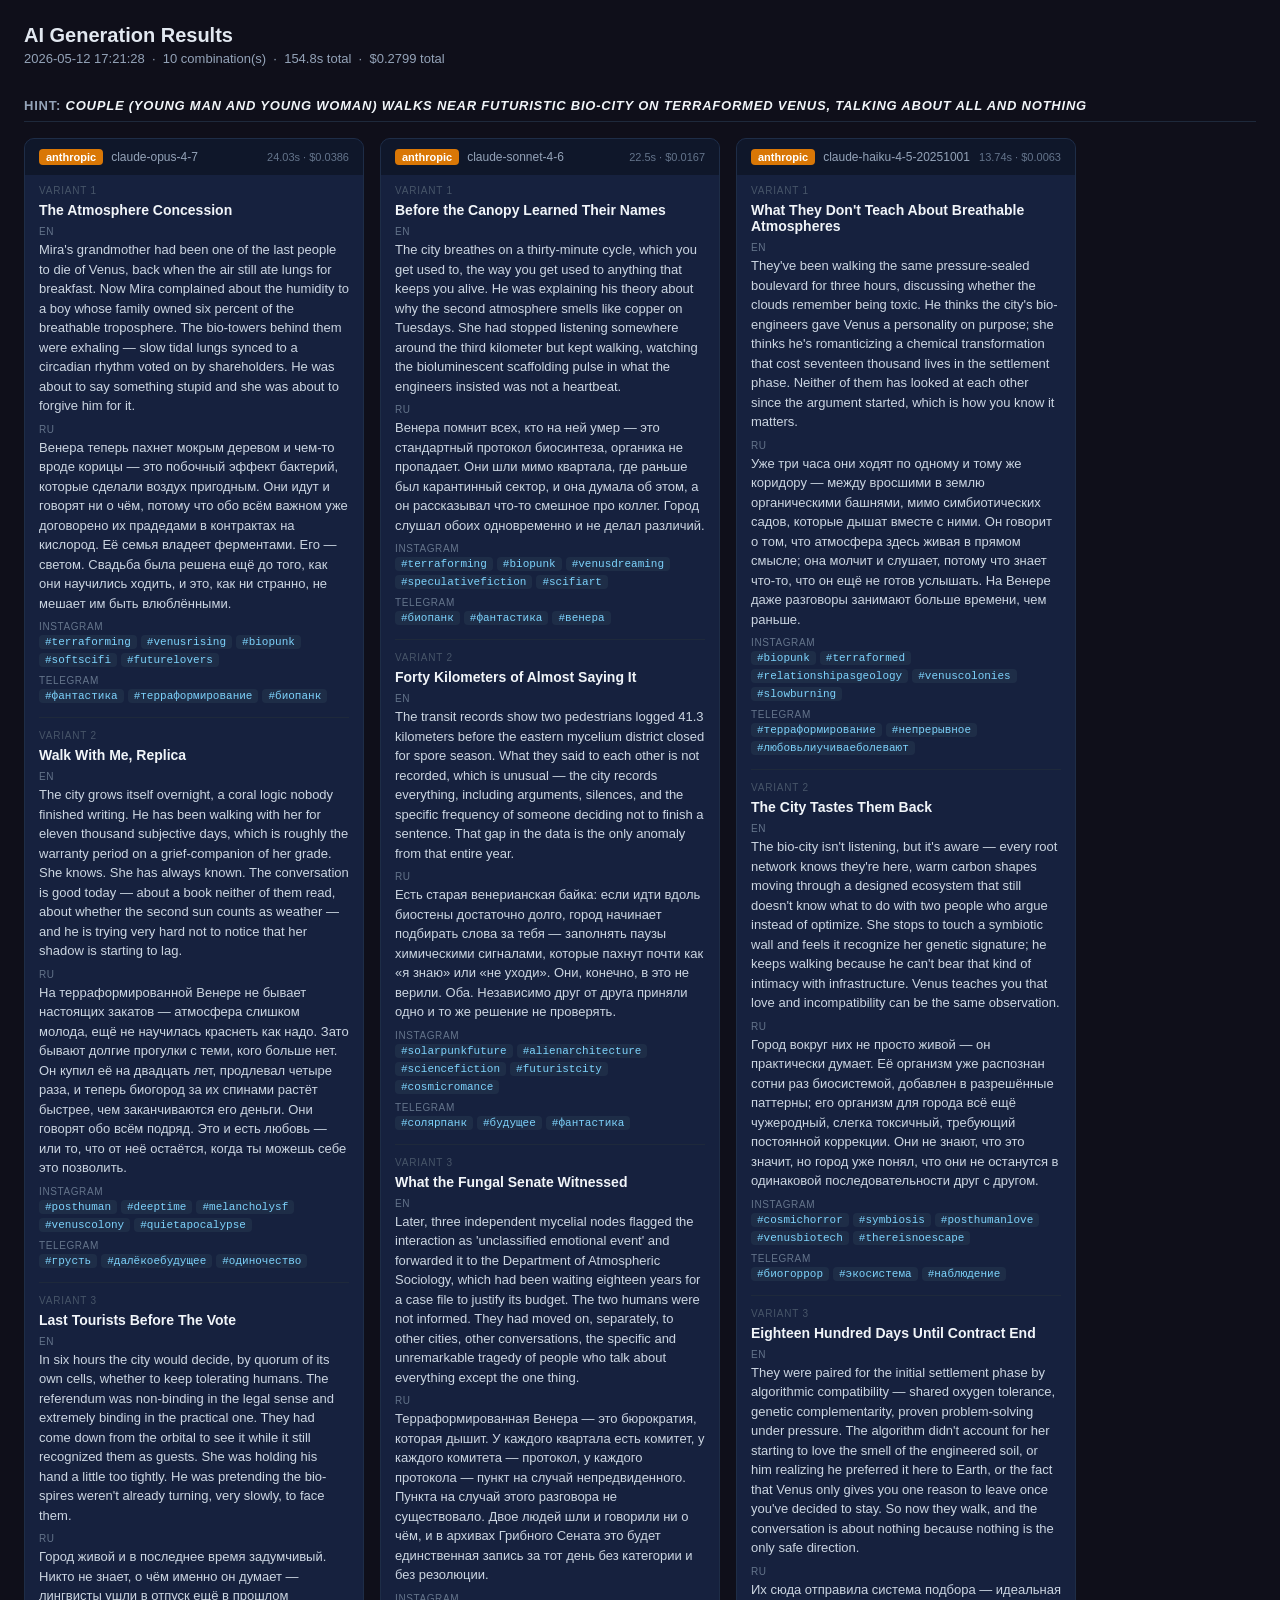
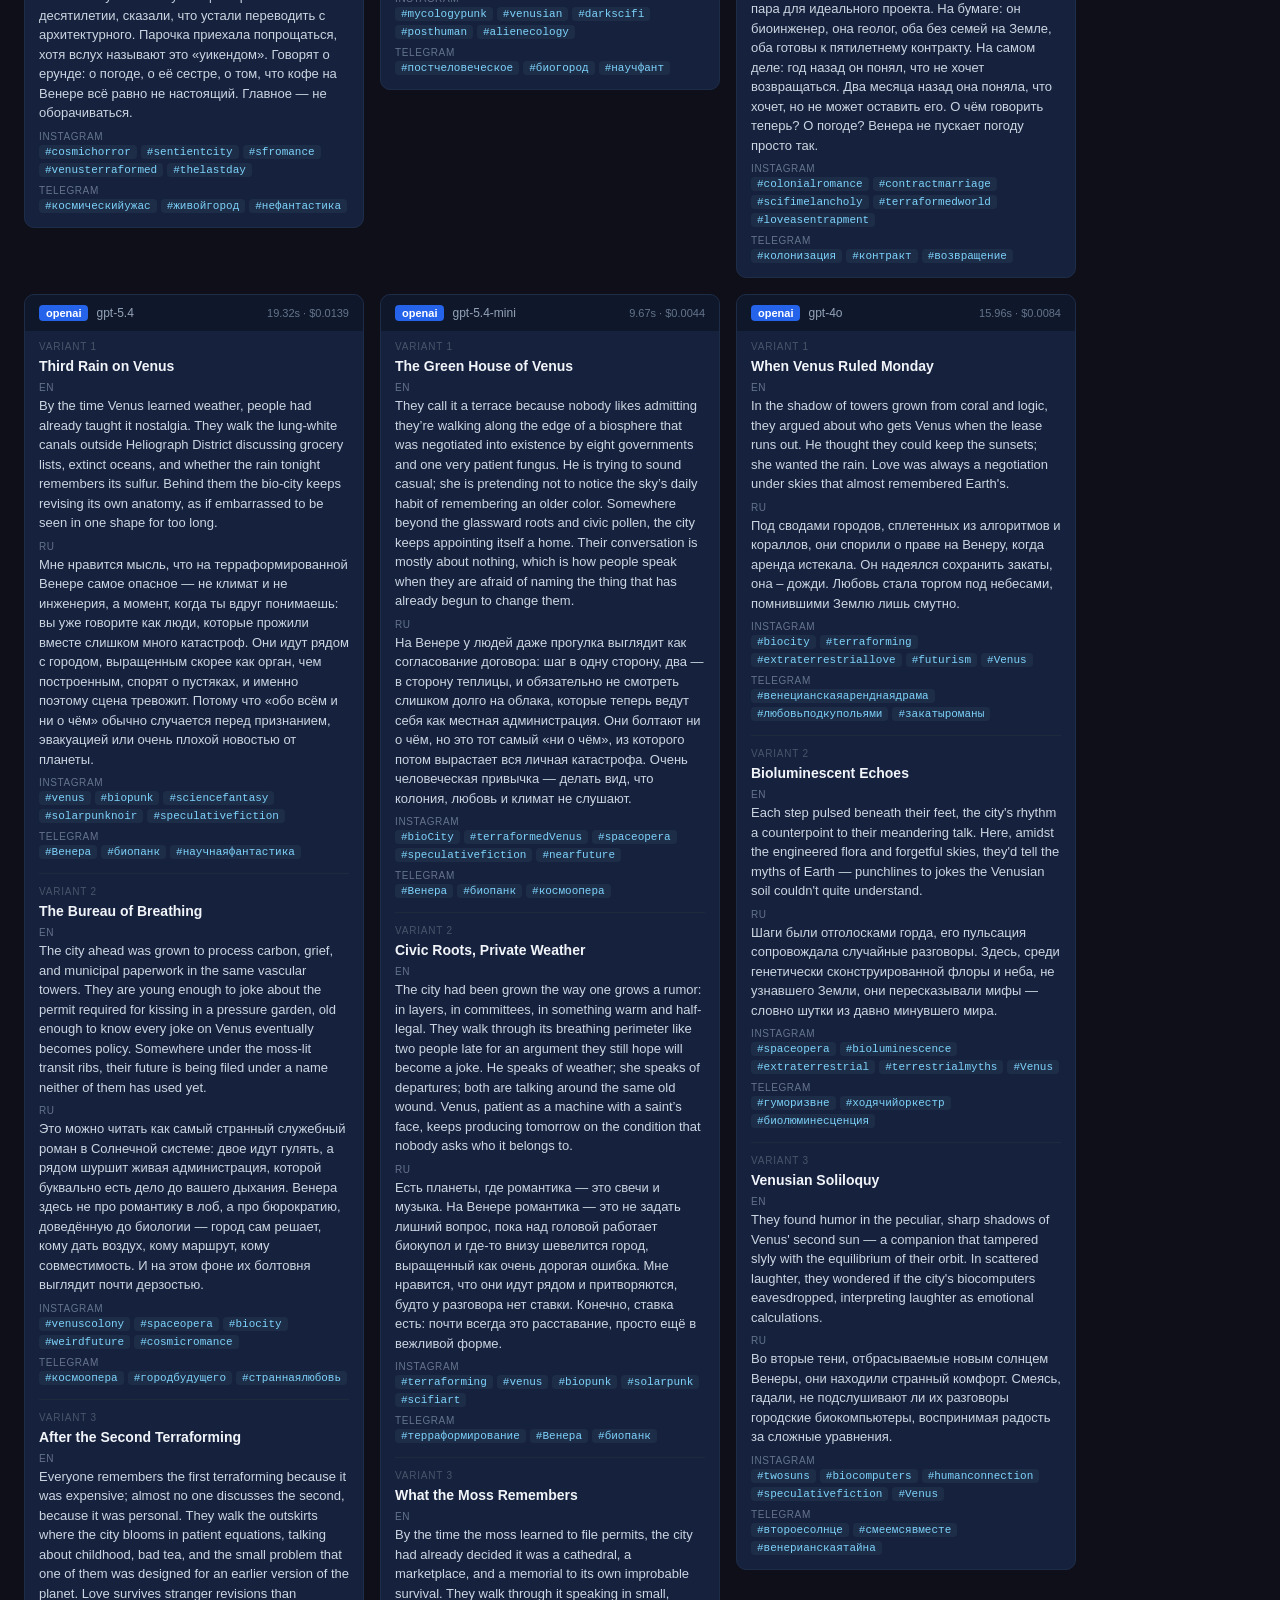
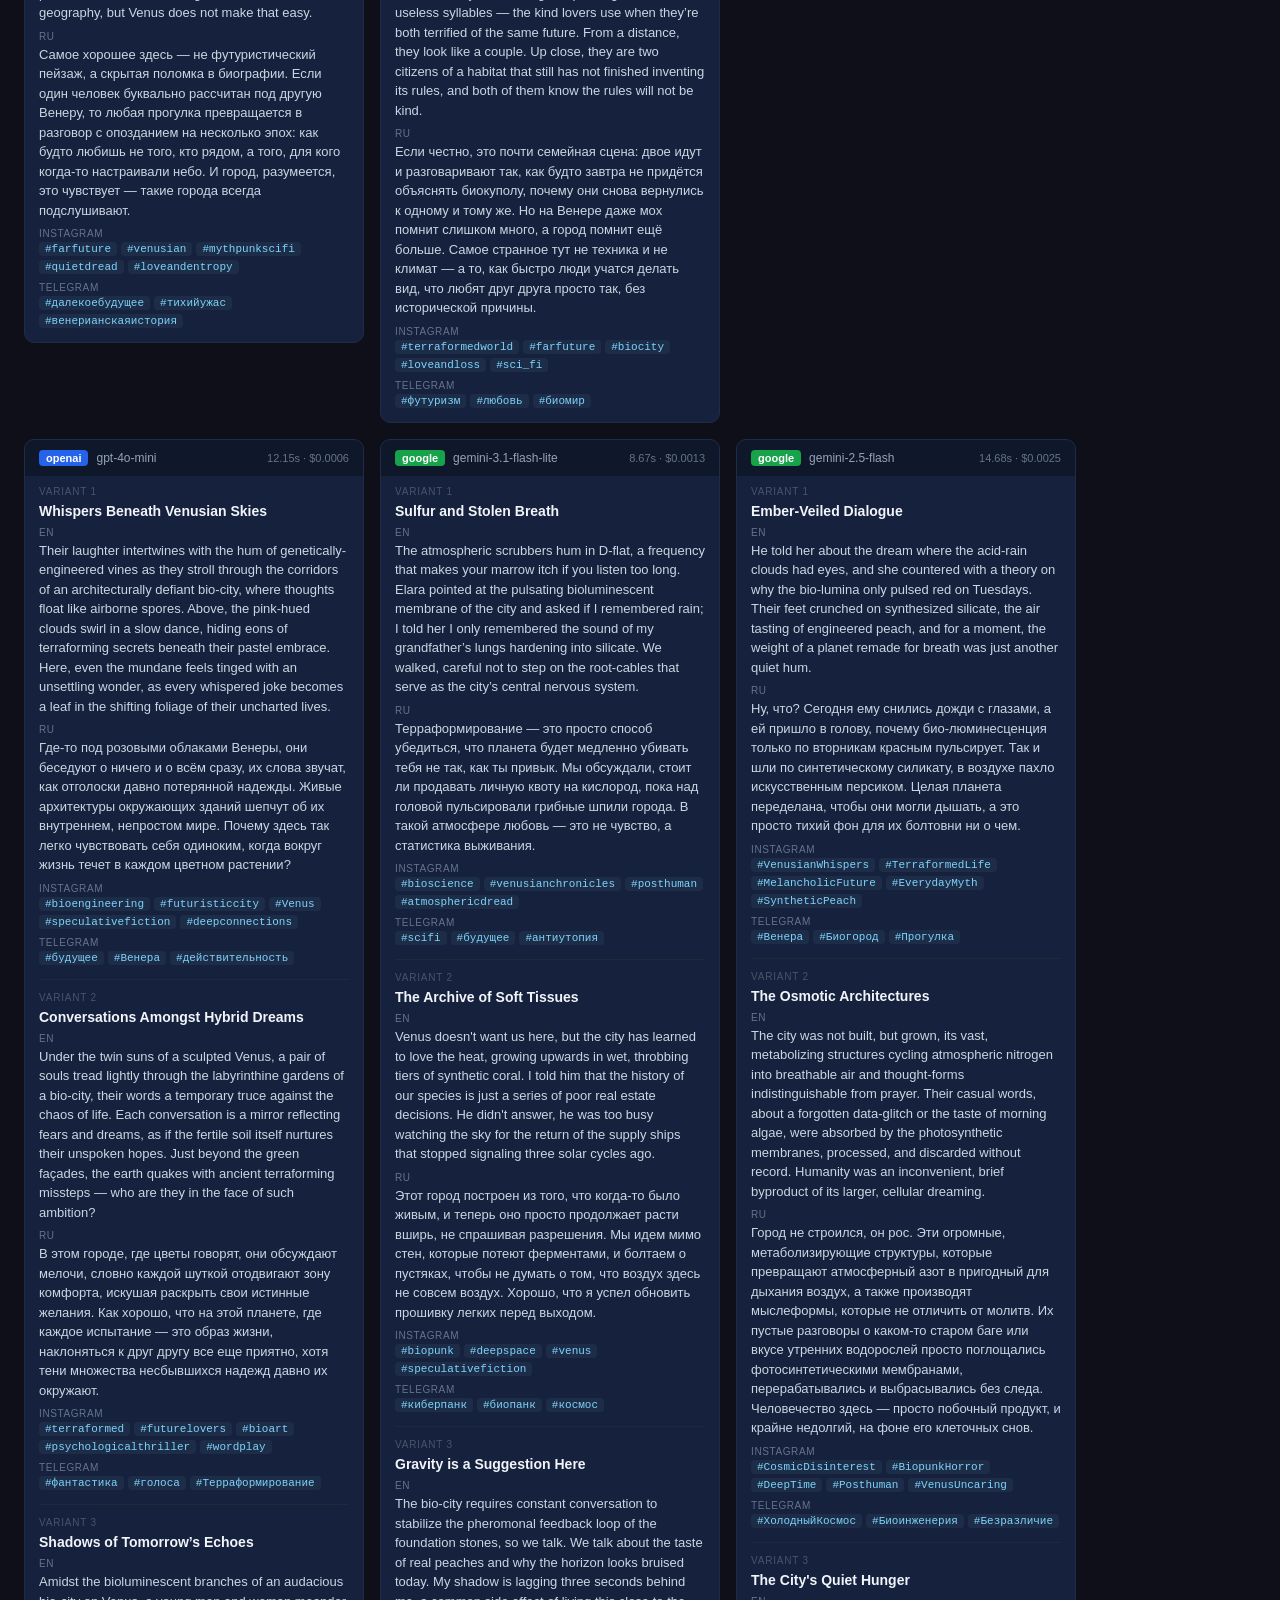
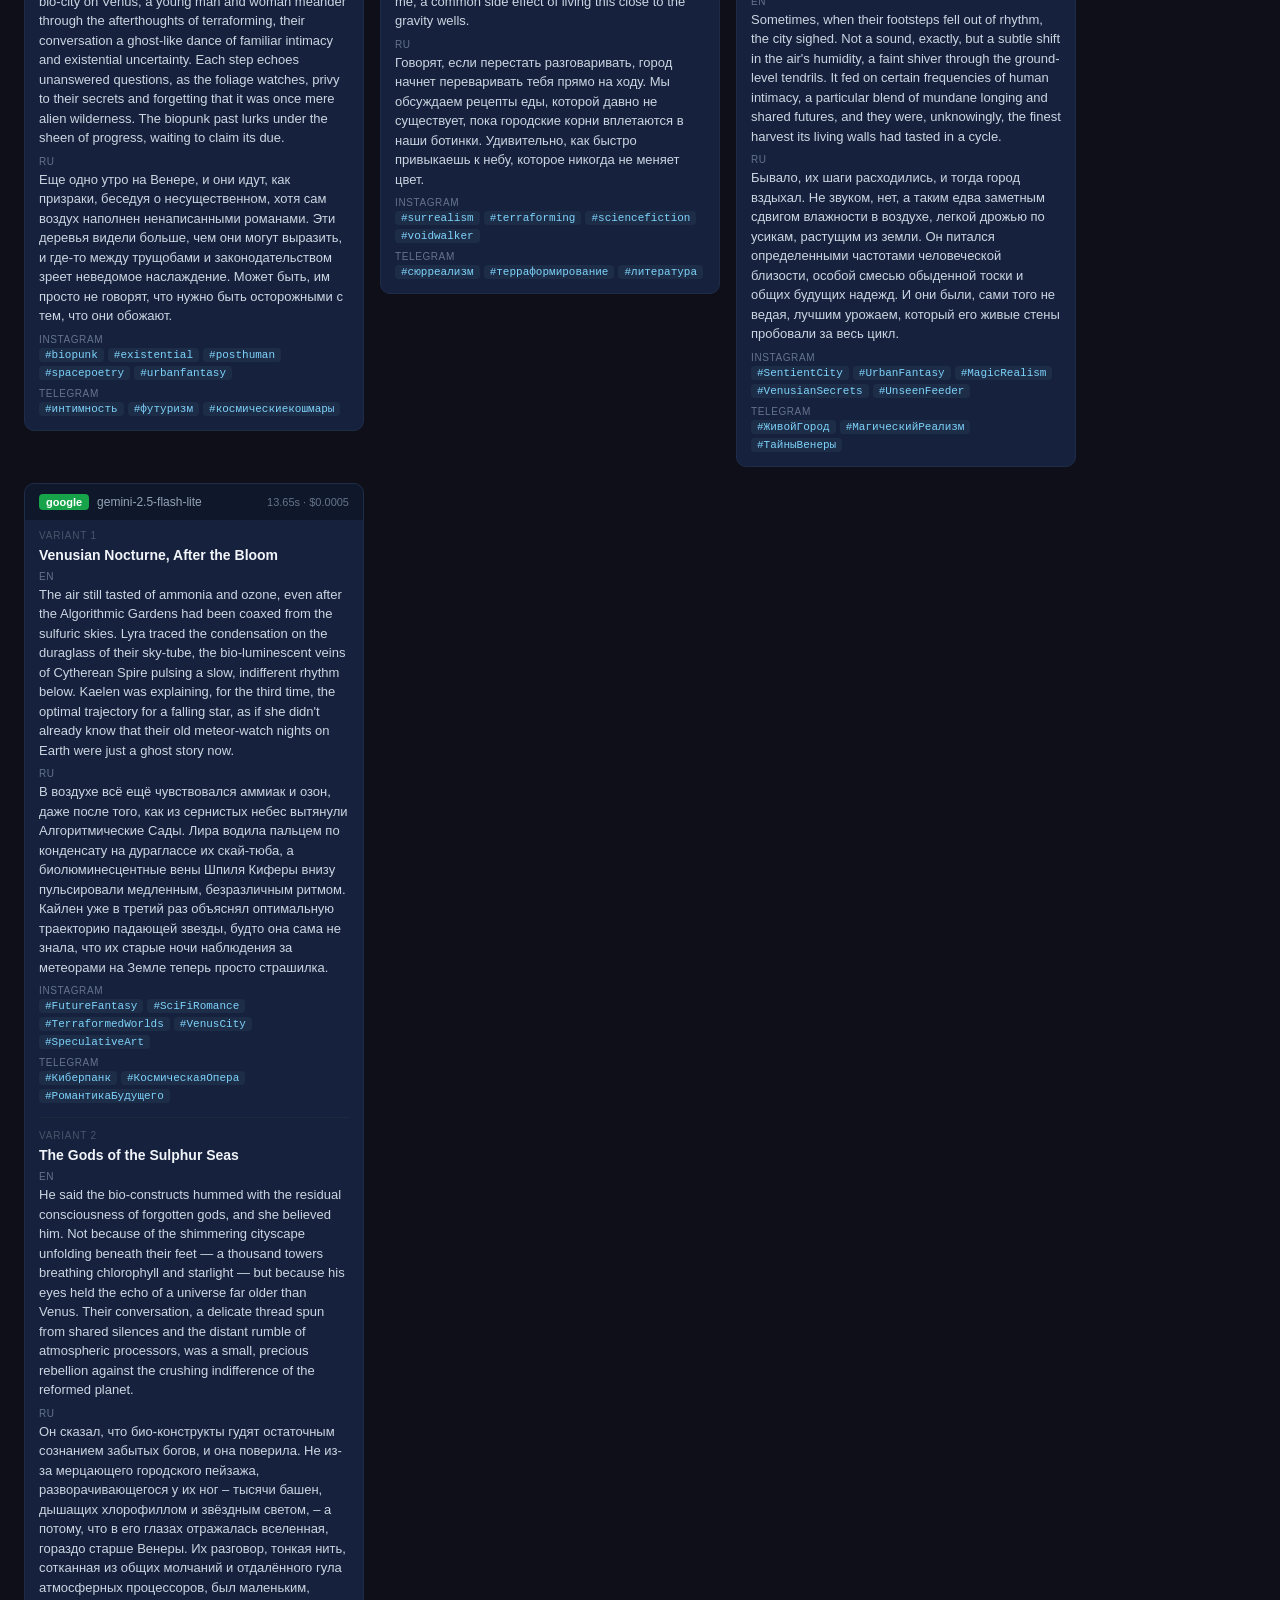
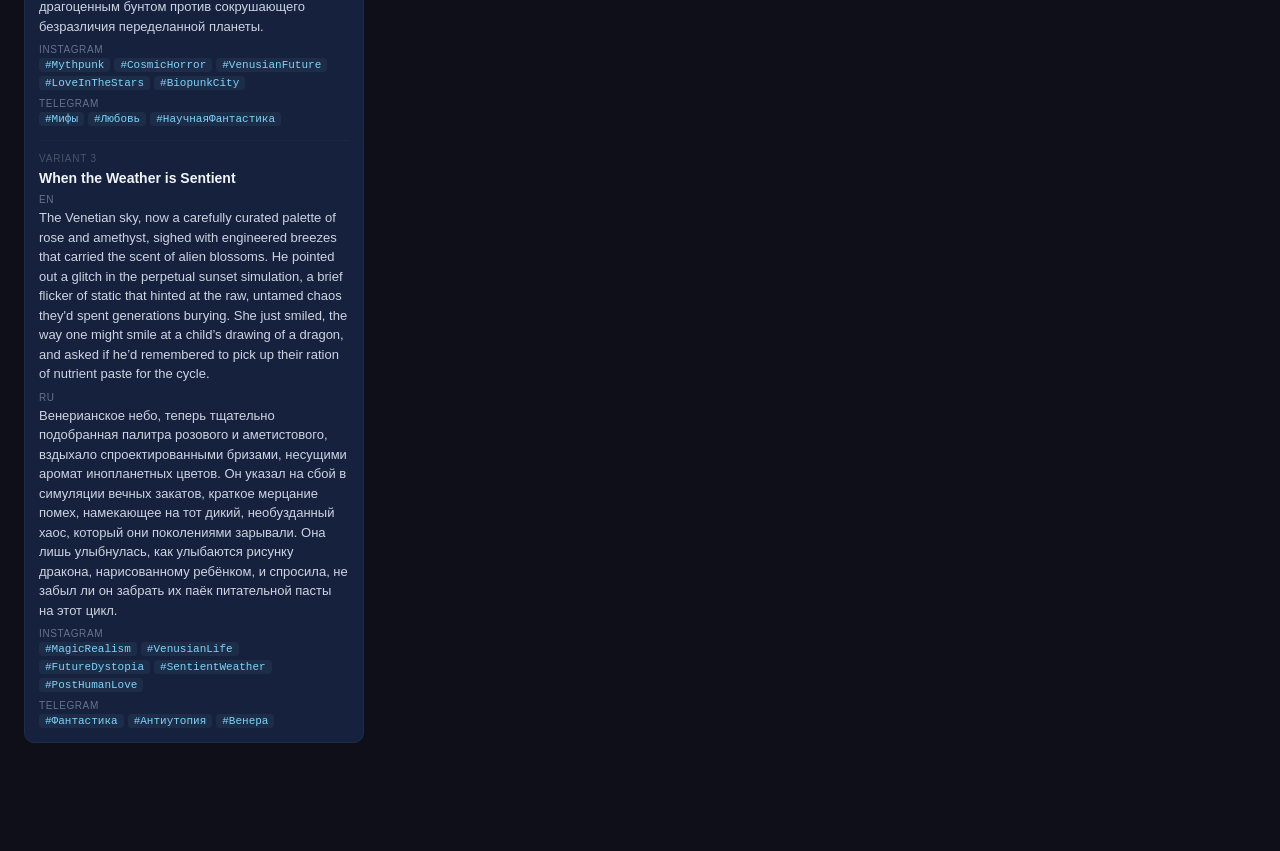
<file: pages/results_20260512_171853.html>
<!doctype html><html lang='en'><head>
<meta charset='utf-8'>
<meta name='viewport' content='width=device-width,initial-scale=1'>
<title>AI Generation Results — 2026-05-12 17:21:28</title>
<style>
* { box-sizing: border-box; margin: 0; padding: 0; }
body { background: #0f0f1a; color: #e2e8f0; font-family: -apple-system, BlinkMacSystemFont, 'Segoe UI', sans-serif; font-size: 14px; padding: 24px; }
h1 { font-size: 20px; font-weight: 600; margin-bottom: 4px; }
.meta { color: #94a3b8; font-size: 13px; margin-bottom: 32px; }
.hint-section { margin-bottom: 40px; }
.hint-label { font-size: 13px; font-weight: 600; color: #94a3b8; text-transform: uppercase; letter-spacing: .06em; border-bottom: 1px solid #1e293b; padding-bottom: 8px; margin-bottom: 16px; }
.hint-label span { color: #f1f5f9; font-weight: 700; font-style: italic; }
.cards { display: flex; flex-wrap: wrap; gap: 16px; align-items: flex-start; }
.card { background: #16213e; border-radius: 10px; padding: 0; width: 340px; flex-shrink: 0; overflow: hidden; border: 1px solid #1e2d47; }
.card.error { border-left: 4px solid #e74c3c; }
.card-header { padding: 10px 14px; background: #0f172a; display: flex; align-items: center; gap: 8px; }
.badge { font-size: 11px; font-weight: 700; padding: 2px 7px; border-radius: 4px; color: #fff; }
.model-name { font-size: 12px; color: #94a3b8; flex: 1; overflow: hidden; text-overflow: ellipsis; white-space: nowrap; }
.time-chip { font-size: 11px; color: #64748b; white-space: nowrap; }
.variants { padding: 10px 14px 14px; display: flex; flex-direction: column; gap: 14px; }
.variant { border-top: 1px solid #1e293b; padding-top: 12px; }
.variant:first-child { border-top: none; padding-top: 0; }
.var-num { font-size: 10px; color: #475569; text-transform: uppercase; letter-spacing: .08em; margin-bottom: 6px; }
.title { font-weight: 600; font-size: 14px; color: #f1f5f9; margin-bottom: 6px; }
.field-label { font-size: 10px; color: #64748b; text-transform: uppercase; letter-spacing: .06em; margin-top: 8px; margin-bottom: 3px; }
.field-value { color: #cbd5e1; line-height: 1.5; font-size: 13px; }
.tags { display: flex; flex-wrap: wrap; gap: 4px; margin-top: 3px; }
.tag { background: #1e2d47; color: #7dd3fc; font-size: 11px; padding: 1px 6px; border-radius: 4px; font-family: monospace; }
.error-msg { padding: 14px; color: #fca5a5; font-size: 13px; line-height: 1.5; word-break: break-word; }
</style>
</head><body>
<h1>AI Generation Results</h1>
<p class='meta'>2026-05-12 17:21:28 &nbsp;·&nbsp; 10 combination(s) &nbsp;·&nbsp; 154.8s total &nbsp;·&nbsp; $0.2799 total</p>
<div class='hint-section'>
<div class='hint-label'>Hint: <span>Couple (young man and young woman) walks near futuristic bio-city on terraformed Venus, talking about all and nothing</span></div>
<div class='cards'>
<div class='card'>
<div class='card-header'><span class='badge' style='background:#d97706'>anthropic</span><span class='model-name'>claude-opus-4-7</span><span class='time-chip'>24.03s · $0.0386</span></div>
<div class='variants'>
<div class='variant'>
<div class='var-num'>Variant 1</div>
<div class='title'>The Atmosphere Concession</div>
<div class='field-label'>EN</div>
<div class='field-value'>Mira&#x27;s grandmother had been one of the last people to die of Venus, back when the air still ate lungs for breakfast. Now Mira complained about the humidity to a boy whose family owned six percent of the breathable troposphere. The bio-towers behind them were exhaling — slow tidal lungs synced to a circadian rhythm voted on by shareholders. He was about to say something stupid and she was about to forgive him for it.</div>
<div class='field-label'>RU</div>
<div class='field-value'>Венера теперь пахнет мокрым деревом и чем-то вроде корицы — это побочный эффект бактерий, которые сделали воздух пригодным. Они идут и говорят ни о чём, потому что обо всём важном уже договорено их прадедами в контрактах на кислород. Её семья владеет ферментами. Его — светом. Свадьба была решена ещё до того, как они научились ходить, и это, как ни странно, не мешает им быть влюблёнными.</div>
<div class='field-label'>Instagram</div>
<div class='tags'><span class="tag">#terraforming</span><span class="tag">#venusrising</span><span class="tag">#biopunk</span><span class="tag">#softscifi</span><span class="tag">#futurelovers</span></div>
<div class='field-label'>Telegram</div>
<div class='tags'><span class="tag">#фантастика</span><span class="tag">#терраформирование</span><span class="tag">#биопанк</span></div>
</div>
<div class='variant'>
<div class='var-num'>Variant 2</div>
<div class='title'>Walk With Me, Replica</div>
<div class='field-label'>EN</div>
<div class='field-value'>The city grows itself overnight, a coral logic nobody finished writing. He has been walking with her for eleven thousand subjective days, which is roughly the warranty period on a grief-companion of her grade. She knows. She has always known. The conversation is good today — about a book neither of them read, about whether the second sun counts as weather — and he is trying very hard not to notice that her shadow is starting to lag.</div>
<div class='field-label'>RU</div>
<div class='field-value'>На терраформированной Венере не бывает настоящих закатов — атмосфера слишком молода, ещё не научилась краснеть как надо. Зато бывают долгие прогулки с теми, кого больше нет. Он купил её на двадцать лет, продлевал четыре раза, и теперь биогород за их спинами растёт быстрее, чем заканчиваются его деньги. Они говорят обо всём подряд. Это и есть любовь — или то, что от неё остаётся, когда ты можешь себе это позволить.</div>
<div class='field-label'>Instagram</div>
<div class='tags'><span class="tag">#posthuman</span><span class="tag">#deeptime</span><span class="tag">#melancholysf</span><span class="tag">#venuscolony</span><span class="tag">#quietapocalypse</span></div>
<div class='field-label'>Telegram</div>
<div class='tags'><span class="tag">#грусть</span><span class="tag">#далёкоебудущее</span><span class="tag">#одиночество</span></div>
</div>
<div class='variant'>
<div class='var-num'>Variant 3</div>
<div class='title'>Last Tourists Before The Vote</div>
<div class='field-label'>EN</div>
<div class='field-value'>In six hours the city would decide, by quorum of its own cells, whether to keep tolerating humans. The referendum was non-binding in the legal sense and extremely binding in the practical one. They had come down from the orbital to see it while it still recognized them as guests. She was holding his hand a little too tightly. He was pretending the bio-spires weren&#x27;t already turning, very slowly, to face them.</div>
<div class='field-label'>RU</div>
<div class='field-value'>Город живой и в последнее время задумчивый. Никто не знает, о чём именно он думает — лингвисты ушли в отпуск ещё в прошлом десятилетии, сказали, что устали переводить с архитектурного. Парочка приехала попрощаться, хотя вслух называют это «уикендом». Говорят о ерунде: о погоде, о её сестре, о том, что кофе на Венере всё равно не настоящий. Главное — не оборачиваться.</div>
<div class='field-label'>Instagram</div>
<div class='tags'><span class="tag">#cosmichorror</span><span class="tag">#sentientcity</span><span class="tag">#sfromance</span><span class="tag">#venusterraformed</span><span class="tag">#thelastday</span></div>
<div class='field-label'>Telegram</div>
<div class='tags'><span class="tag">#космическийужас</span><span class="tag">#живойгород</span><span class="tag">#нефантастика</span></div>
</div>
</div>
</div>
<div class='card'>
<div class='card-header'><span class='badge' style='background:#d97706'>anthropic</span><span class='model-name'>claude-sonnet-4-6</span><span class='time-chip'>22.5s · $0.0167</span></div>
<div class='variants'>
<div class='variant'>
<div class='var-num'>Variant 1</div>
<div class='title'>Before the Canopy Learned Their Names</div>
<div class='field-label'>EN</div>
<div class='field-value'>The city breathes on a thirty-minute cycle, which you get used to, the way you get used to anything that keeps you alive. He was explaining his theory about why the second atmosphere smells like copper on Tuesdays. She had stopped listening somewhere around the third kilometer but kept walking, watching the bioluminescent scaffolding pulse in what the engineers insisted was not a heartbeat.</div>
<div class='field-label'>RU</div>
<div class='field-value'>Венера помнит всех, кто на ней умер — это стандартный протокол биосинтеза, органика не пропадает. Они шли мимо квартала, где раньше был карантинный сектор, и она думала об этом, а он рассказывал что-то смешное про коллег. Город слушал обоих одновременно и не делал различий.</div>
<div class='field-label'>Instagram</div>
<div class='tags'><span class="tag">#terraforming</span><span class="tag">#biopunk</span><span class="tag">#venusdreaming</span><span class="tag">#speculativefiction</span><span class="tag">#scifiart</span></div>
<div class='field-label'>Telegram</div>
<div class='tags'><span class="tag">#биопанк</span><span class="tag">#фантастика</span><span class="tag">#венера</span></div>
</div>
<div class='variant'>
<div class='var-num'>Variant 2</div>
<div class='title'>Forty Kilometers of Almost Saying It</div>
<div class='field-label'>EN</div>
<div class='field-value'>The transit records show two pedestrians logged 41.3 kilometers before the eastern mycelium district closed for spore season. What they said to each other is not recorded, which is unusual — the city records everything, including arguments, silences, and the specific frequency of someone deciding not to finish a sentence. That gap in the data is the only anomaly from that entire year.</div>
<div class='field-label'>RU</div>
<div class='field-value'>Есть старая венерианская байка: если идти вдоль биостены достаточно долго, город начинает подбирать слова за тебя — заполнять паузы химическими сигналами, которые пахнут почти как «я знаю» или «не уходи». Они, конечно, в это не верили. Оба. Независимо друг от друга приняли одно и то же решение не проверять.</div>
<div class='field-label'>Instagram</div>
<div class='tags'><span class="tag">#solarpunkfuture</span><span class="tag">#alienarchitecture</span><span class="tag">#sciencefiction</span><span class="tag">#futuristcity</span><span class="tag">#cosmicromance</span></div>
<div class='field-label'>Telegram</div>
<div class='tags'><span class="tag">#солярпанк</span><span class="tag">#будущее</span><span class="tag">#фантастика</span></div>
</div>
<div class='variant'>
<div class='var-num'>Variant 3</div>
<div class='title'>What the Fungal Senate Witnessed</div>
<div class='field-label'>EN</div>
<div class='field-value'>Later, three independent mycelial nodes flagged the interaction as &#x27;unclassified emotional event&#x27; and forwarded it to the Department of Atmospheric Sociology, which had been waiting eighteen years for a case file to justify its budget. The two humans were not informed. They had moved on, separately, to other cities, other conversations, the specific and unremarkable tragedy of people who talk about everything except the one thing.</div>
<div class='field-label'>RU</div>
<div class='field-value'>Терраформированная Венера — это бюрократия, которая дышит. У каждого квартала есть комитет, у каждого комитета — протокол, у каждого протокола — пункт на случай непредвиденного. Пункта на случай этого разговора не существовало. Двое людей шли и говорили ни о чём, и в архивах Грибного Сената это будет единственная запись за тот день без категории и без резолюции.</div>
<div class='field-label'>Instagram</div>
<div class='tags'><span class="tag">#mycologypunk</span><span class="tag">#venusian</span><span class="tag">#darkscifi</span><span class="tag">#posthuman</span><span class="tag">#alienecology</span></div>
<div class='field-label'>Telegram</div>
<div class='tags'><span class="tag">#постчеловеческое</span><span class="tag">#биогород</span><span class="tag">#научфант</span></div>
</div>
</div>
</div>
<div class='card'>
<div class='card-header'><span class='badge' style='background:#d97706'>anthropic</span><span class='model-name'>claude-haiku-4-5-20251001</span><span class='time-chip'>13.74s · $0.0063</span></div>
<div class='variants'>
<div class='variant'>
<div class='var-num'>Variant 1</div>
<div class='title'>What They Don&#x27;t Teach About Breathable Atmospheres</div>
<div class='field-label'>EN</div>
<div class='field-value'>They&#x27;ve been walking the same pressure-sealed boulevard for three hours, discussing whether the clouds remember being toxic. He thinks the city&#x27;s bio-engineers gave Venus a personality on purpose; she thinks he&#x27;s romanticizing a chemical transformation that cost seventeen thousand lives in the settlement phase. Neither of them has looked at each other since the argument started, which is how you know it matters.</div>
<div class='field-label'>RU</div>
<div class='field-value'>Уже три часа они ходят по одному и тому же коридору — между вросшими в землю органическими башнями, мимо симбиотических садов, которые дышат вместе с ними. Он говорит о том, что атмосфера здесь живая в прямом смысле; она молчит и слушает, потому что знает что-то, что он ещё не готов услышать. На Венере даже разговоры занимают больше времени, чем раньше.</div>
<div class='field-label'>Instagram</div>
<div class='tags'><span class="tag">#biopunk</span><span class="tag">#terraformed</span><span class="tag">#relationshipasgeology</span><span class="tag">#venuscolonies</span><span class="tag">#slowburning</span></div>
<div class='field-label'>Telegram</div>
<div class='tags'><span class="tag">#терраформирование</span><span class="tag">#непрерывное</span><span class="tag">#любовьлиучиваеболевают</span></div>
</div>
<div class='variant'>
<div class='var-num'>Variant 2</div>
<div class='title'>The City Tastes Them Back</div>
<div class='field-label'>EN</div>
<div class='field-value'>The bio-city isn&#x27;t listening, but it&#x27;s aware — every root network knows they&#x27;re here, warm carbon shapes moving through a designed ecosystem that still doesn&#x27;t know what to do with two people who argue instead of optimize. She stops to touch a symbiotic wall and feels it recognize her genetic signature; he keeps walking because he can&#x27;t bear that kind of intimacy with infrastructure. Venus teaches you that love and incompatibility can be the same observation.</div>
<div class='field-label'>RU</div>
<div class='field-value'>Город вокруг них не просто живой — он практически думает. Её организм уже распознан сотни раз биосистемой, добавлен в разрешённые паттерны; его организм для города всё ещё чужеродный, слегка токсичный, требующий постоянной коррекции. Они не знают, что это значит, но город уже понял, что они не останутся в одинаковой последовательности друг с другом.</div>
<div class='field-label'>Instagram</div>
<div class='tags'><span class="tag">#cosmichorror</span><span class="tag">#symbiosis</span><span class="tag">#posthumanlove</span><span class="tag">#venusbiotech</span><span class="tag">#thereisnoescape</span></div>
<div class='field-label'>Telegram</div>
<div class='tags'><span class="tag">#биогоррор</span><span class="tag">#экосистема</span><span class="tag">#наблюдение</span></div>
</div>
<div class='variant'>
<div class='var-num'>Variant 3</div>
<div class='title'>Eighteen Hundred Days Until Contract End</div>
<div class='field-label'>EN</div>
<div class='field-value'>They were paired for the initial settlement phase by algorithmic compatibility — shared oxygen tolerance, genetic complementarity, proven problem-solving under pressure. The algorithm didn&#x27;t account for her starting to love the smell of the engineered soil, or him realizing he preferred it here to Earth, or the fact that Venus only gives you one reason to leave once you&#x27;ve decided to stay. So now they walk, and the conversation is about nothing because nothing is the only safe direction.</div>
<div class='field-label'>RU</div>
<div class='field-value'>Их сюда отправила система подбора — идеальная пара для идеального проекта. На бумаге: он биоинженер, она геолог, оба без семей на Земле, оба готовы к пятилетнему контракту. На самом деле: год назад он понял, что не хочет возвращаться. Два месяца назад она поняла, что хочет, но не может оставить его. О чём говорить теперь? О погоде? Венера не пускает погоду просто так.</div>
<div class='field-label'>Instagram</div>
<div class='tags'><span class="tag">#colonialromance</span><span class="tag">#contractmarriage</span><span class="tag">#scifimelancholy</span><span class="tag">#terraformedworld</span><span class="tag">#loveasentrapment</span></div>
<div class='field-label'>Telegram</div>
<div class='tags'><span class="tag">#колонизация</span><span class="tag">#контракт</span><span class="tag">#возвращение</span></div>
</div>
</div>
</div>
<div class='card'>
<div class='card-header'><span class='badge' style='background:#2563eb'>openai</span><span class='model-name'>gpt-5.4</span><span class='time-chip'>19.32s · $0.0139</span></div>
<div class='variants'>
<div class='variant'>
<div class='var-num'>Variant 1</div>
<div class='title'>Third Rain on Venus</div>
<div class='field-label'>EN</div>
<div class='field-value'>By the time Venus learned weather, people had already taught it nostalgia. They walk the lung-white canals outside Heliograph District discussing grocery lists, extinct oceans, and whether the rain tonight remembers its sulfur. Behind them the bio-city keeps revising its own anatomy, as if embarrassed to be seen in one shape for too long.</div>
<div class='field-label'>RU</div>
<div class='field-value'>Мне нравится мысль, что на терраформированной Венере самое опасное — не климат и не инженерия, а момент, когда ты вдруг понимаешь: вы уже говорите как люди, которые прожили вместе слишком много катастроф. Они идут рядом с городом, выращенным скорее как орган, чем построенным, спорят о пустяках, и именно поэтому сцена тревожит. Потому что «обо всём и ни о чём» обычно случается перед признанием, эвакуацией или очень плохой новостью от планеты.</div>
<div class='field-label'>Instagram</div>
<div class='tags'><span class="tag">#venus</span><span class="tag">#biopunk</span><span class="tag">#sciencefantasy</span><span class="tag">#solarpunknoir</span><span class="tag">#speculativefiction</span></div>
<div class='field-label'>Telegram</div>
<div class='tags'><span class="tag">#Венера</span><span class="tag">#биопанк</span><span class="tag">#научнаяфантастика</span></div>
</div>
<div class='variant'>
<div class='var-num'>Variant 2</div>
<div class='title'>The Bureau of Breathing</div>
<div class='field-label'>EN</div>
<div class='field-value'>The city ahead was grown to process carbon, grief, and municipal paperwork in the same vascular towers. They are young enough to joke about the permit required for kissing in a pressure garden, old enough to know every joke on Venus eventually becomes policy. Somewhere under the moss-lit transit ribs, their future is being filed under a name neither of them has used yet.</div>
<div class='field-label'>RU</div>
<div class='field-value'>Это можно читать как самый странный служебный роман в Солнечной системе: двое идут гулять, а рядом шуршит живая администрация, которой буквально есть дело до вашего дыхания. Венера здесь не про романтику в лоб, а про бюрократию, доведённую до биологии — город сам решает, кому дать воздух, кому маршрут, кому совместимость. И на этом фоне их болтовня выглядит почти дерзостью.</div>
<div class='field-label'>Instagram</div>
<div class='tags'><span class="tag">#venuscolony</span><span class="tag">#spaceopera</span><span class="tag">#biocity</span><span class="tag">#weirdfuture</span><span class="tag">#cosmicromance</span></div>
<div class='field-label'>Telegram</div>
<div class='tags'><span class="tag">#космоопера</span><span class="tag">#городбудущего</span><span class="tag">#страннаялюбовь</span></div>
</div>
<div class='variant'>
<div class='var-num'>Variant 3</div>
<div class='title'>After the Second Terraforming</div>
<div class='field-label'>EN</div>
<div class='field-value'>Everyone remembers the first terraforming because it was expensive; almost no one discusses the second, because it was personal. They walk the outskirts where the city blooms in patient equations, talking about childhood, bad tea, and the small problem that one of them was designed for an earlier version of the planet. Love survives stranger revisions than geography, but Venus does not make that easy.</div>
<div class='field-label'>RU</div>
<div class='field-value'>Самое хорошее здесь — не футуристический пейзаж, а скрытая поломка в биографии. Если один человек буквально рассчитан под другую Венеру, то любая прогулка превращается в разговор с опозданием на несколько эпох: как будто любишь не того, кто рядом, а того, для кого когда-то настраивали небо. И город, разумеется, это чувствует — такие города всегда подслушивают.</div>
<div class='field-label'>Instagram</div>
<div class='tags'><span class="tag">#farfuture</span><span class="tag">#venusian</span><span class="tag">#mythpunkscifi</span><span class="tag">#quietdread</span><span class="tag">#loveandentropy</span></div>
<div class='field-label'>Telegram</div>
<div class='tags'><span class="tag">#далекоебудущее</span><span class="tag">#тихийужас</span><span class="tag">#венерианскаяистория</span></div>
</div>
</div>
</div>
<div class='card'>
<div class='card-header'><span class='badge' style='background:#2563eb'>openai</span><span class='model-name'>gpt-5.4-mini</span><span class='time-chip'>9.67s · $0.0044</span></div>
<div class='variants'>
<div class='variant'>
<div class='var-num'>Variant 1</div>
<div class='title'>The Green House of Venus</div>
<div class='field-label'>EN</div>
<div class='field-value'>They call it a terrace because nobody likes admitting they’re walking along the edge of a biosphere that was negotiated into existence by eight governments and one very patient fungus. He is trying to sound casual; she is pretending not to notice the sky’s daily habit of remembering an older color. Somewhere beyond the glassward roots and civic pollen, the city keeps appointing itself a home.

Their conversation is mostly about nothing, which is how people speak when they are afraid of naming the thing that has already begun to change them.</div>
<div class='field-label'>RU</div>
<div class='field-value'>На Венере у людей даже прогулка выглядит как согласование договора: шаг в одну сторону, два — в сторону теплицы, и обязательно не смотреть слишком долго на облака, которые теперь ведут себя как местная администрация. Они болтают ни о чём, но это тот самый «ни о чём», из которого потом вырастает вся личная катастрофа. Очень человеческая привычка — делать вид, что колония, любовь и климат не слушают.</div>
<div class='field-label'>Instagram</div>
<div class='tags'><span class="tag">#bioCity</span><span class="tag">#terraformedVenus</span><span class="tag">#spaceopera</span><span class="tag">#speculativefiction</span><span class="tag">#nearfuture</span></div>
<div class='field-label'>Telegram</div>
<div class='tags'><span class="tag">#Венера</span><span class="tag">#биопанк</span><span class="tag">#космоопера</span></div>
</div>
<div class='variant'>
<div class='var-num'>Variant 2</div>
<div class='title'>Civic Roots, Private Weather</div>
<div class='field-label'>EN</div>
<div class='field-value'>The city had been grown the way one grows a rumor: in layers, in committees, in something warm and half-legal. They walk through its breathing perimeter like two people late for an argument they still hope will become a joke.

He speaks of weather; she speaks of departures; both are talking around the same old wound. Venus, patient as a machine with a saint’s face, keeps producing tomorrow on the condition that nobody asks who it belongs to.</div>
<div class='field-label'>RU</div>
<div class='field-value'>Есть планеты, где романтика — это свечи и музыка. На Венере романтика — это не задать лишний вопрос, пока над головой работает биокупол и где-то внизу шевелится город, выращенный как очень дорогая ошибка. Мне нравится, что они идут рядом и притворяются, будто у разговора нет ставки. Конечно, ставка есть: почти всегда это расставание, просто ещё в вежливой форме.</div>
<div class='field-label'>Instagram</div>
<div class='tags'><span class="tag">#terraforming</span><span class="tag">#venus</span><span class="tag">#biopunk</span><span class="tag">#solarpunk</span><span class="tag">#scifiart</span></div>
<div class='field-label'>Telegram</div>
<div class='tags'><span class="tag">#терраформирование</span><span class="tag">#Венера</span><span class="tag">#биопанк</span></div>
</div>
<div class='variant'>
<div class='var-num'>Variant 3</div>
<div class='title'>What the Moss Remembers</div>
<div class='field-label'>EN</div>
<div class='field-value'>By the time the moss learned to file permits, the city had already decided it was a cathedral, a marketplace, and a memorial to its own improbable survival. They walk through it speaking in small, useless syllables — the kind lovers use when they’re both terrified of the same future.

From a distance, they look like a couple. Up close, they are two citizens of a habitat that still has not finished inventing its rules, and both of them know the rules will not be kind.</div>
<div class='field-label'>RU</div>
<div class='field-value'>Если честно, это почти семейная сцена: двое идут и разговаривают так, как будто завтра не придётся объяснять биокуполу, почему они снова вернулись к одному и тому же. Но на Венере даже мох помнит слишком много, а город помнит ещё больше. Самое странное тут не техника и не климат — а то, как быстро люди учатся делать вид, что любят друг друга просто так, без исторической причины.</div>
<div class='field-label'>Instagram</div>
<div class='tags'><span class="tag">#terraformedworld</span><span class="tag">#farfuture</span><span class="tag">#biocity</span><span class="tag">#loveandloss</span><span class="tag">#sci_fi</span></div>
<div class='field-label'>Telegram</div>
<div class='tags'><span class="tag">#футуризм</span><span class="tag">#любовь</span><span class="tag">#биомир</span></div>
</div>
</div>
</div>
<div class='card'>
<div class='card-header'><span class='badge' style='background:#2563eb'>openai</span><span class='model-name'>gpt-4o</span><span class='time-chip'>15.96s · $0.0084</span></div>
<div class='variants'>
<div class='variant'>
<div class='var-num'>Variant 1</div>
<div class='title'>When Venus Ruled Monday</div>
<div class='field-label'>EN</div>
<div class='field-value'>In the shadow of towers grown from coral and logic, they argued about who gets Venus when the lease runs out. He thought they could keep the sunsets; she wanted the rain. Love was always a negotiation under skies that almost remembered Earth&#x27;s.</div>
<div class='field-label'>RU</div>
<div class='field-value'>Под сводами городов, сплетенных из алгоритмов и кораллов, они спорили о праве на Венеру, когда аренда истекала. Он надеялся сохранить закаты, она – дожди. Любовь стала торгом под небесами, помнившими Землю лишь смутно.</div>
<div class='field-label'>Instagram</div>
<div class='tags'><span class="tag">#biocity</span><span class="tag">#terraforming</span><span class="tag">#extraterrestriallove</span><span class="tag">#futurism</span><span class="tag">#Venus</span></div>
<div class='field-label'>Telegram</div>
<div class='tags'><span class="tag">#венецианскаяаренднаядрама</span><span class="tag">#любовьподкупольями</span><span class="tag">#закатыроманы</span></div>
</div>
<div class='variant'>
<div class='var-num'>Variant 2</div>
<div class='title'>Bioluminescent Echoes</div>
<div class='field-label'>EN</div>
<div class='field-value'>Each step pulsed beneath their feet, the city&#x27;s rhythm a counterpoint to their meandering talk. Here, amidst the engineered flora and forgetful skies, they&#x27;d tell the myths of Earth — punchlines to jokes the Venusian soil couldn&#x27;t quite understand.</div>
<div class='field-label'>RU</div>
<div class='field-value'>Шаги были отголосками горда, его пульсация сопровождала случайные разговоры. Здесь, среди генетически сконструированной флоры и неба, не узнавшего Земли, они пересказывали мифы — словно шутки из давно минувшего мира.</div>
<div class='field-label'>Instagram</div>
<div class='tags'><span class="tag">#spaceopera</span><span class="tag">#bioluminescence</span><span class="tag">#extraterrestrial</span><span class="tag">#terrestrialmyths</span><span class="tag">#Venus</span></div>
<div class='field-label'>Telegram</div>
<div class='tags'><span class="tag">#гуморизвне</span><span class="tag">#ходячийоркестр</span><span class="tag">#биолюминесценция</span></div>
</div>
<div class='variant'>
<div class='var-num'>Variant 3</div>
<div class='title'>Venusian Soliloquy</div>
<div class='field-label'>EN</div>
<div class='field-value'>They found humor in the peculiar, sharp shadows of Venus&#x27; second sun — a companion that tampered slyly with the equilibrium of their orbit. In scattered laughter, they wondered if the city&#x27;s biocomputers eavesdropped, interpreting laughter as emotional calculations.</div>
<div class='field-label'>RU</div>
<div class='field-value'>Во вторые тени, отбрасываемые новым солнцем Венеры, они находили странный комфорт. Смеясь, гадали, не подслушивают ли их разговоры городские биокомпьютеры, воспринимая радость за сложные уравнения.</div>
<div class='field-label'>Instagram</div>
<div class='tags'><span class="tag">#twosuns</span><span class="tag">#biocomputers</span><span class="tag">#humanconnection</span><span class="tag">#speculativefiction</span><span class="tag">#Venus</span></div>
<div class='field-label'>Telegram</div>
<div class='tags'><span class="tag">#второесолнце</span><span class="tag">#смеемсявместе</span><span class="tag">#венерианскаятайна</span></div>
</div>
</div>
</div>
<div class='card'>
<div class='card-header'><span class='badge' style='background:#2563eb'>openai</span><span class='model-name'>gpt-4o-mini</span><span class='time-chip'>12.15s · $0.0006</span></div>
<div class='variants'>
<div class='variant'>
<div class='var-num'>Variant 1</div>
<div class='title'>Whispers Beneath Venusian Skies</div>
<div class='field-label'>EN</div>
<div class='field-value'>Their laughter intertwines with the hum of genetically-engineered vines as they stroll through the corridors of an architecturally defiant bio-city, where thoughts float like airborne spores. Above, the pink-hued clouds swirl in a slow dance, hiding eons of terraforming secrets beneath their pastel embrace. Here, even the mundane feels tinged with an unsettling wonder, as every whispered joke becomes a leaf in the shifting foliage of their uncharted lives.</div>
<div class='field-label'>RU</div>
<div class='field-value'>Где-то под розовыми облаками Венеры, они беседуют о ничего и о всём сразу, их слова звучат, как отголоски давно потерянной надежды. Живые архитектуры окружающих зданий шепчут об их внутреннем, непростом мире. Почему здесь так легко чувствовать себя одиноким, когда вокруг жизнь течет в каждом цветном растении?</div>
<div class='field-label'>Instagram</div>
<div class='tags'><span class="tag">#bioengineering</span><span class="tag">#futuristiccity</span><span class="tag">#Venus</span><span class="tag">#speculativefiction</span><span class="tag">#deepconnections</span></div>
<div class='field-label'>Telegram</div>
<div class='tags'><span class="tag">#будущее</span><span class="tag">#Венера</span><span class="tag">#действительность</span></div>
</div>
<div class='variant'>
<div class='var-num'>Variant 2</div>
<div class='title'>Conversations Amongst Hybrid Dreams</div>
<div class='field-label'>EN</div>
<div class='field-value'>Under the twin suns of a sculpted Venus, a pair of souls tread lightly through the labyrinthine gardens of a bio-city, their words a temporary truce against the chaos of life. Each conversation is a mirror reflecting fears and dreams, as if the fertile soil itself nurtures their unspoken hopes. Just beyond the green façades, the earth quakes with ancient terraforming missteps — who are they in the face of such ambition?</div>
<div class='field-label'>RU</div>
<div class='field-value'>В этом городе, где цветы говорят, они обсуждают мелочи, словно каждой шуткой отодвигают зону комфорта, искушая раскрыть свои истинные желания. Как хорошо, что на этой планете, где каждое испытание — это образ жизни, наклоняться к друг другу все еще приятно, хотя тени множества несбывшихся надежд давно их окружают.</div>
<div class='field-label'>Instagram</div>
<div class='tags'><span class="tag">#terraformed</span><span class="tag">#futurelovers</span><span class="tag">#bioart</span><span class="tag">#psychologicalthriller</span><span class="tag">#wordplay</span></div>
<div class='field-label'>Telegram</div>
<div class='tags'><span class="tag">#фантастика</span><span class="tag">#голоса</span><span class="tag">#Терраформирование</span></div>
</div>
<div class='variant'>
<div class='var-num'>Variant 3</div>
<div class='title'>Shadows of Tomorrow’s Echoes</div>
<div class='field-label'>EN</div>
<div class='field-value'>Amidst the bioluminescent branches of an audacious bio-city on Venus, a young man and woman meander through the afterthoughts of terraforming, their conversation a ghost-like dance of familiar intimacy and existential uncertainty. Each step echoes unanswered questions, as the foliage watches, privy to their secrets and forgetting that it was once mere alien wilderness. The biopunk past lurks under the sheen of progress, waiting to claim its due.</div>
<div class='field-label'>RU</div>
<div class='field-value'>Еще одно утро на Венере, и они идут, как призраки, беседуя о несущественном, хотя сам воздух наполнен ненаписанными романами. Эти деревья видели больше, чем они могут выразить, и где-то между трущобами и законодательством зреет неведомое наслаждение. Может быть, им просто не говорят, что нужно быть осторожными с тем, что они обожают.</div>
<div class='field-label'>Instagram</div>
<div class='tags'><span class="tag">#biopunk</span><span class="tag">#existential</span><span class="tag">#posthuman</span><span class="tag">#spacepoetry</span><span class="tag">#urbanfantasy</span></div>
<div class='field-label'>Telegram</div>
<div class='tags'><span class="tag">#интимность</span><span class="tag">#футуризм</span><span class="tag">#космическиекошмары</span></div>
</div>
</div>
</div>
<div class='card'>
<div class='card-header'><span class='badge' style='background:#16a34a'>google</span><span class='model-name'>gemini-3.1-flash-lite</span><span class='time-chip'>8.67s · $0.0013</span></div>
<div class='variants'>
<div class='variant'>
<div class='var-num'>Variant 1</div>
<div class='title'>Sulfur and Stolen Breath</div>
<div class='field-label'>EN</div>
<div class='field-value'>The atmospheric scrubbers hum in D-flat, a frequency that makes your marrow itch if you listen too long. Elara pointed at the pulsating bioluminescent membrane of the city and asked if I remembered rain; I told her I only remembered the sound of my grandfather’s lungs hardening into silicate. We walked, careful not to step on the root-cables that serve as the city’s central nervous system.</div>
<div class='field-label'>RU</div>
<div class='field-value'>Терраформирование — это просто способ убедиться, что планета будет медленно убивать тебя не так, как ты привык. Мы обсуждали, стоит ли продавать личную квоту на кислород, пока над головой пульсировали грибные шпили города. В такой атмосфере любовь — это не чувство, а статистика выживания.</div>
<div class='field-label'>Instagram</div>
<div class='tags'><span class="tag">#bioscience</span><span class="tag">#venusianchronicles</span><span class="tag">#posthuman</span><span class="tag">#atmosphericdread</span></div>
<div class='field-label'>Telegram</div>
<div class='tags'><span class="tag">#scifi</span><span class="tag">#будущее</span><span class="tag">#антиутопия</span></div>
</div>
<div class='variant'>
<div class='var-num'>Variant 2</div>
<div class='title'>The Archive of Soft Tissues</div>
<div class='field-label'>EN</div>
<div class='field-value'>Venus doesn&#x27;t want us here, but the city has learned to love the heat, growing upwards in wet, throbbing tiers of synthetic coral. I told him that the history of our species is just a series of poor real estate decisions. He didn&#x27;t answer, he was too busy watching the sky for the return of the supply ships that stopped signaling three solar cycles ago.</div>
<div class='field-label'>RU</div>
<div class='field-value'>Этот город построен из того, что когда-то было живым, и теперь оно просто продолжает расти вширь, не спрашивая разрешения. Мы идем мимо стен, которые потеют ферментами, и болтаем о пустяках, чтобы не думать о том, что воздух здесь не совсем воздух. Хорошо, что я успел обновить прошивку легких перед выходом.</div>
<div class='field-label'>Instagram</div>
<div class='tags'><span class="tag">#biopunk</span><span class="tag">#deepspace</span><span class="tag">#venus</span><span class="tag">#speculativefiction</span></div>
<div class='field-label'>Telegram</div>
<div class='tags'><span class="tag">#киберпанк</span><span class="tag">#биопанк</span><span class="tag">#космос</span></div>
</div>
<div class='variant'>
<div class='var-num'>Variant 3</div>
<div class='title'>Gravity is a Suggestion Here</div>
<div class='field-label'>EN</div>
<div class='field-value'>The bio-city requires constant conversation to stabilize the pheromonal feedback loop of the foundation stones, so we talk. We talk about the taste of real peaches and why the horizon looks bruised today. My shadow is lagging three seconds behind me, a common side effect of living this close to the gravity wells.</div>
<div class='field-label'>RU</div>
<div class='field-value'>Говорят, если перестать разговаривать, город начнет переваривать тебя прямо на ходу. Мы обсуждаем рецепты еды, которой давно не существует, пока городские корни вплетаются в наши ботинки. Удивительно, как быстро привыкаешь к небу, которое никогда не меняет цвет.</div>
<div class='field-label'>Instagram</div>
<div class='tags'><span class="tag">#surrealism</span><span class="tag">#terraforming</span><span class="tag">#sciencefiction</span><span class="tag">#voidwalker</span></div>
<div class='field-label'>Telegram</div>
<div class='tags'><span class="tag">#сюрреализм</span><span class="tag">#терраформирование</span><span class="tag">#литература</span></div>
</div>
</div>
</div>
<div class='card'>
<div class='card-header'><span class='badge' style='background:#16a34a'>google</span><span class='model-name'>gemini-2.5-flash</span><span class='time-chip'>14.68s · $0.0025</span></div>
<div class='variants'>
<div class='variant'>
<div class='var-num'>Variant 1</div>
<div class='title'>Ember-Veiled Dialogue</div>
<div class='field-label'>EN</div>
<div class='field-value'>He told her about the dream where the acid-rain clouds had eyes, and she countered with a theory on why the bio-lumina only pulsed red on Tuesdays. Their feet crunched on synthesized silicate, the air tasting of engineered peach, and for a moment, the weight of a planet remade for breath was just another quiet hum.</div>
<div class='field-label'>RU</div>
<div class='field-value'>Ну, что? Сегодня ему снились дожди с глазами, а ей пришло в голову, почему био-люминесценция только по вторникам красным пульсирует. Так и шли по синтетическому силикату, в воздухе пахло искусственным персиком. Целая планета переделана, чтобы они могли дышать, а это просто тихий фон для их болтовни ни о чем.</div>
<div class='field-label'>Instagram</div>
<div class='tags'><span class="tag">#VenusianWhispers</span><span class="tag">#TerraformedLife</span><span class="tag">#MelancholicFuture</span><span class="tag">#EverydayMyth</span><span class="tag">#SyntheticPeach</span></div>
<div class='field-label'>Telegram</div>
<div class='tags'><span class="tag">#Венера</span><span class="tag">#Биогород</span><span class="tag">#Прогулка</span></div>
</div>
<div class='variant'>
<div class='var-num'>Variant 2</div>
<div class='title'>The Osmotic Architectures</div>
<div class='field-label'>EN</div>
<div class='field-value'>The city was not built, but grown, its vast, metabolizing structures cycling atmospheric nitrogen into breathable air and thought-forms indistinguishable from prayer. Their casual words, about a forgotten data-glitch or the taste of morning algae, were absorbed by the photosynthetic membranes, processed, and discarded without record. Humanity was an inconvenient, brief byproduct of its larger, cellular dreaming.</div>
<div class='field-label'>RU</div>
<div class='field-value'>Город не строился, он рос. Эти огромные, метаболизирующие структуры, которые превращают атмосферный азот в пригодный для дыхания воздух, а также производят мыслеформы, которые не отличить от молитв. Их пустые разговоры о каком-то старом баге или вкусе утренних водорослей просто поглощались фотосинтетическими мембранами, перерабатывались и выбрасывались без следа. Человечество здесь — просто побочный продукт, и крайне недолгий, на фоне его клеточных снов.</div>
<div class='field-label'>Instagram</div>
<div class='tags'><span class="tag">#CosmicDisinterest</span><span class="tag">#BiopunkHorror</span><span class="tag">#DeepTime</span><span class="tag">#Posthuman</span><span class="tag">#VenusUncaring</span></div>
<div class='field-label'>Telegram</div>
<div class='tags'><span class="tag">#ХолодныйКосмос</span><span class="tag">#Биоинженерия</span><span class="tag">#Безразличие</span></div>
</div>
<div class='variant'>
<div class='var-num'>Variant 3</div>
<div class='title'>The City&#x27;s Quiet Hunger</div>
<div class='field-label'>EN</div>
<div class='field-value'>Sometimes, when their footsteps fell out of rhythm, the city sighed. Not a sound, exactly, but a subtle shift in the air&#x27;s humidity, a faint shiver through the ground-level tendrils. It fed on certain frequencies of human intimacy, a particular blend of mundane longing and shared futures, and they were, unknowingly, the finest harvest its living walls had tasted in a cycle.</div>
<div class='field-label'>RU</div>
<div class='field-value'>Бывало, их шаги расходились, и тогда город вздыхал. Не звуком, нет, а таким едва заметным сдвигом влажности в воздухе, легкой дрожью по усикам, растущим из земли. Он питался определенными частотами человеческой близости, особой смесью обыденной тоски и общих будущих надежд. И они были, сами того не ведая, лучшим урожаем, который его живые стены пробовали за весь цикл.</div>
<div class='field-label'>Instagram</div>
<div class='tags'><span class="tag">#SentientCity</span><span class="tag">#UrbanFantasy</span><span class="tag">#MagicRealism</span><span class="tag">#VenusianSecrets</span><span class="tag">#UnseenFeeder</span></div>
<div class='field-label'>Telegram</div>
<div class='tags'><span class="tag">#ЖивойГород</span><span class="tag">#МагическийРеализм</span><span class="tag">#ТайныВенеры</span></div>
</div>
</div>
</div>
<div class='card'>
<div class='card-header'><span class='badge' style='background:#16a34a'>google</span><span class='model-name'>gemini-2.5-flash-lite</span><span class='time-chip'>13.65s · $0.0005</span></div>
<div class='variants'>
<div class='variant'>
<div class='var-num'>Variant 1</div>
<div class='title'>Venusian Nocturne, After the Bloom</div>
<div class='field-label'>EN</div>
<div class='field-value'>The air still tasted of ammonia and ozone, even after the Algorithmic Gardens had been coaxed from the sulfuric skies. Lyra traced the condensation on the duraglass of their sky-tube, the bio-luminescent veins of Cytherean Spire pulsing a slow, indifferent rhythm below. Kaelen was explaining, for the third time, the optimal trajectory for a falling star, as if she didn&#x27;t already know that their old meteor-watch nights on Earth were just a ghost story now.</div>
<div class='field-label'>RU</div>
<div class='field-value'>В воздухе всё ещё чувствовался аммиак и озон, даже после того, как из сернистых небес вытянули Алгоритмические Сады. Лира водила пальцем по конденсату на дураглассе их скай-тюба, а биолюминесцентные вены Шпиля Киферы внизу пульсировали медленным, безразличным ритмом. Кайлен уже в третий раз объяснял оптимальную траекторию падающей звезды, будто она сама не знала, что их старые ночи наблюдения за метеорами на Земле теперь просто страшилка.</div>
<div class='field-label'>Instagram</div>
<div class='tags'><span class="tag">#FutureFantasy</span><span class="tag">#SciFiRomance</span><span class="tag">#TerraformedWorlds</span><span class="tag">#VenusCity</span><span class="tag">#SpeculativeArt</span></div>
<div class='field-label'>Telegram</div>
<div class='tags'><span class="tag">#Киберпанк</span><span class="tag">#КосмическаяОпера</span><span class="tag">#РомантикаБудущего</span></div>
</div>
<div class='variant'>
<div class='var-num'>Variant 2</div>
<div class='title'>The Gods of the Sulphur Seas</div>
<div class='field-label'>EN</div>
<div class='field-value'>He said the bio-constructs hummed with the residual consciousness of forgotten gods, and she believed him. Not because of the shimmering cityscape unfolding beneath their feet — a thousand towers breathing chlorophyll and starlight — but because his eyes held the echo of a universe far older than Venus. Their conversation, a delicate thread spun from shared silences and the distant rumble of atmospheric processors, was a small, precious rebellion against the crushing indifference of the reformed planet.</div>
<div class='field-label'>RU</div>
<div class='field-value'>Он сказал, что био-конструкты гудят остаточным сознанием забытых богов, и она поверила. Не из-за мерцающего городского пейзажа, разворачивающегося у их ног – тысячи башен, дышащих хлорофиллом и звёздным светом, – а потому, что в его глазах отражалась вселенная, гораздо старше Венеры. Их разговор, тонкая нить, сотканная из общих молчаний и отдалённого гула атмосферных процессоров, был маленьким, драгоценным бунтом против сокрушающего безразличия переделанной планеты.</div>
<div class='field-label'>Instagram</div>
<div class='tags'><span class="tag">#Mythpunk</span><span class="tag">#CosmicHorror</span><span class="tag">#VenusianFuture</span><span class="tag">#LoveInTheStars</span><span class="tag">#BiopunkCity</span></div>
<div class='field-label'>Telegram</div>
<div class='tags'><span class="tag">#Мифы</span><span class="tag">#Любовь</span><span class="tag">#НаучнаяФантастика</span></div>
</div>
<div class='variant'>
<div class='var-num'>Variant 3</div>
<div class='title'>When the Weather is Sentient</div>
<div class='field-label'>EN</div>
<div class='field-value'>The Venetian sky, now a carefully curated palette of rose and amethyst, sighed with engineered breezes that carried the scent of alien blossoms. He pointed out a glitch in the perpetual sunset simulation, a brief flicker of static that hinted at the raw, untamed chaos they&#x27;d spent generations burying. She just smiled, the way one might smile at a child’s drawing of a dragon, and asked if he’d remembered to pick up their ration of nutrient paste for the cycle.</div>
<div class='field-label'>RU</div>
<div class='field-value'>Венерианское небо, теперь тщательно подобранная палитра розового и аметистового, вздыхало спроектированными бризами, несущими аромат инопланетных цветов. Он указал на сбой в симуляции вечных закатов, краткое мерцание помех, намекающее на тот дикий, необузданный хаос, который они поколениями зарывали. Она лишь улыбнулась, как улыбаются рисунку дракона, нарисованному ребёнком, и спросила, не забыл ли он забрать их паёк питательной пасты на этот цикл.</div>
<div class='field-label'>Instagram</div>
<div class='tags'><span class="tag">#MagicRealism</span><span class="tag">#VenusianLife</span><span class="tag">#FutureDystopia</span><span class="tag">#SentientWeather</span><span class="tag">#PostHumanLove</span></div>
<div class='field-label'>Telegram</div>
<div class='tags'><span class="tag">#Фантастика</span><span class="tag">#Антиутопия</span><span class="tag">#Венера</span></div>
</div>
</div>
</div>
</div></div>
</body></html>
</file>
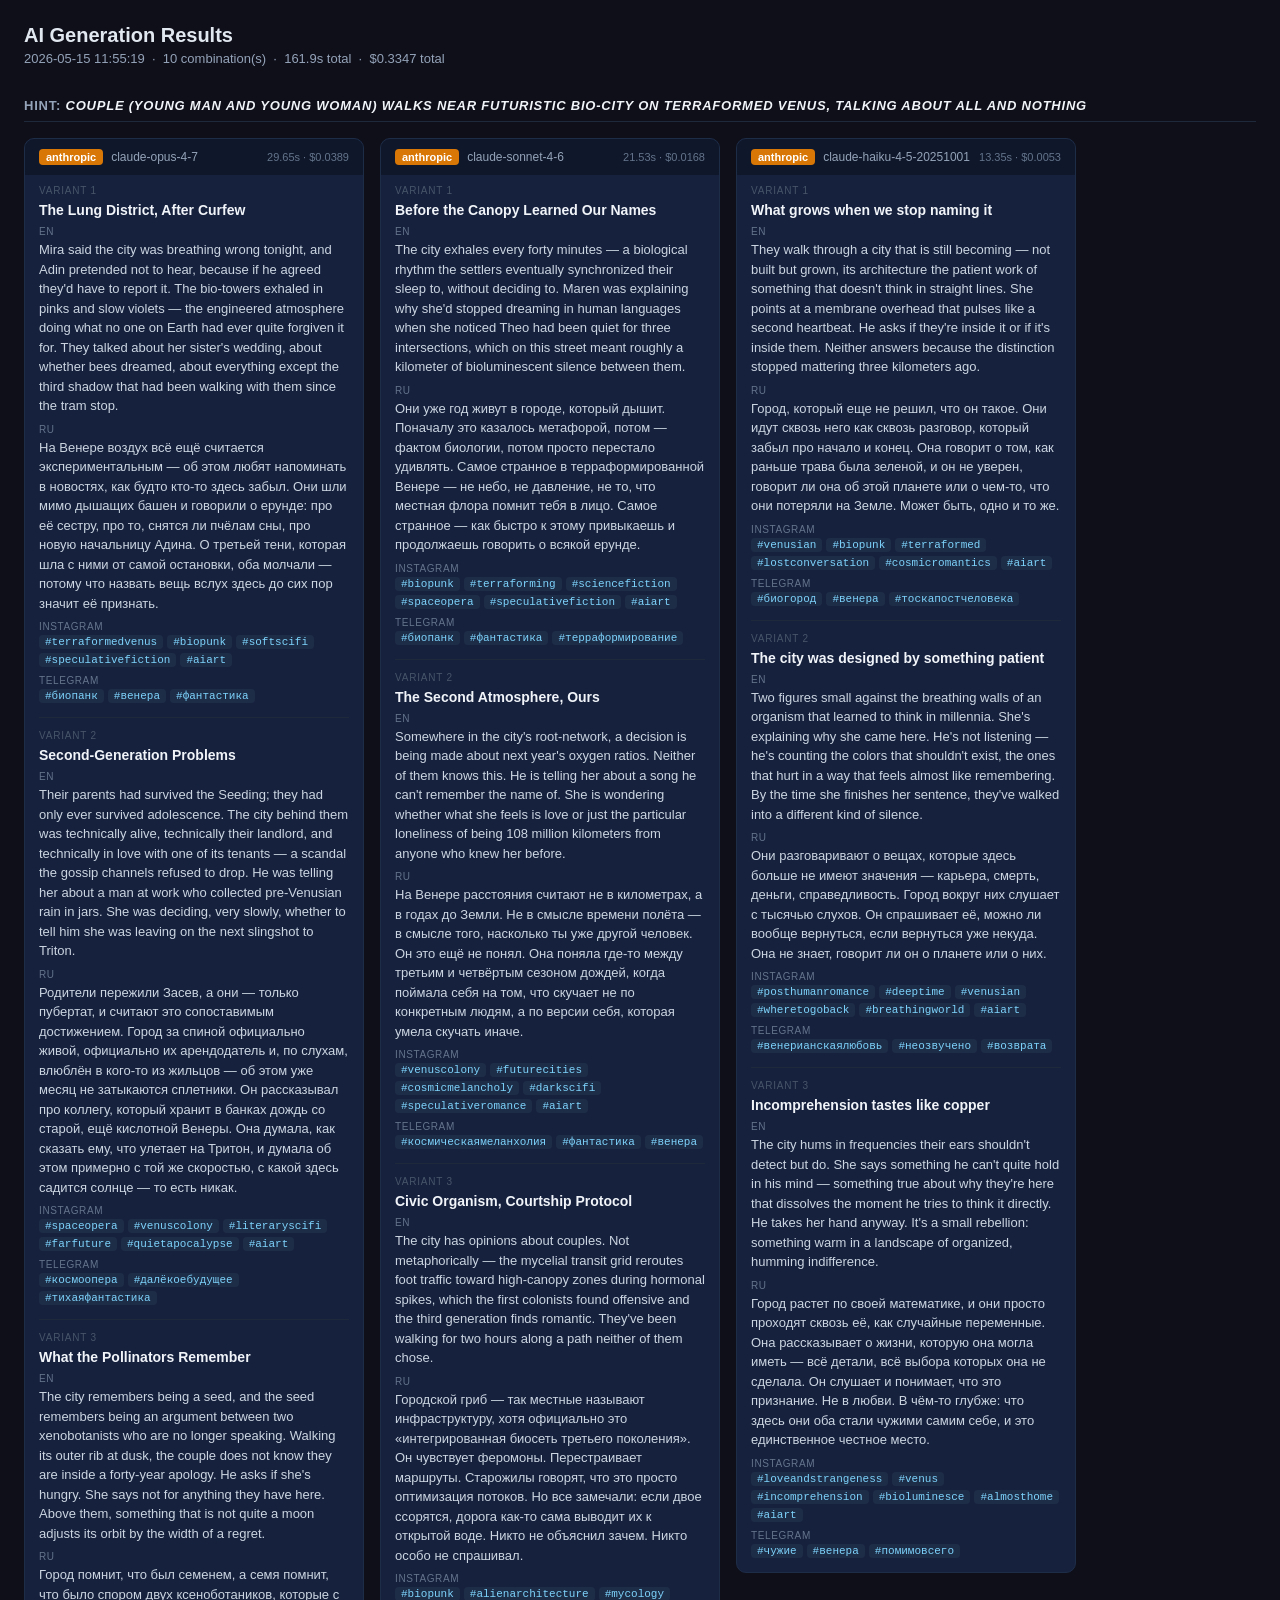
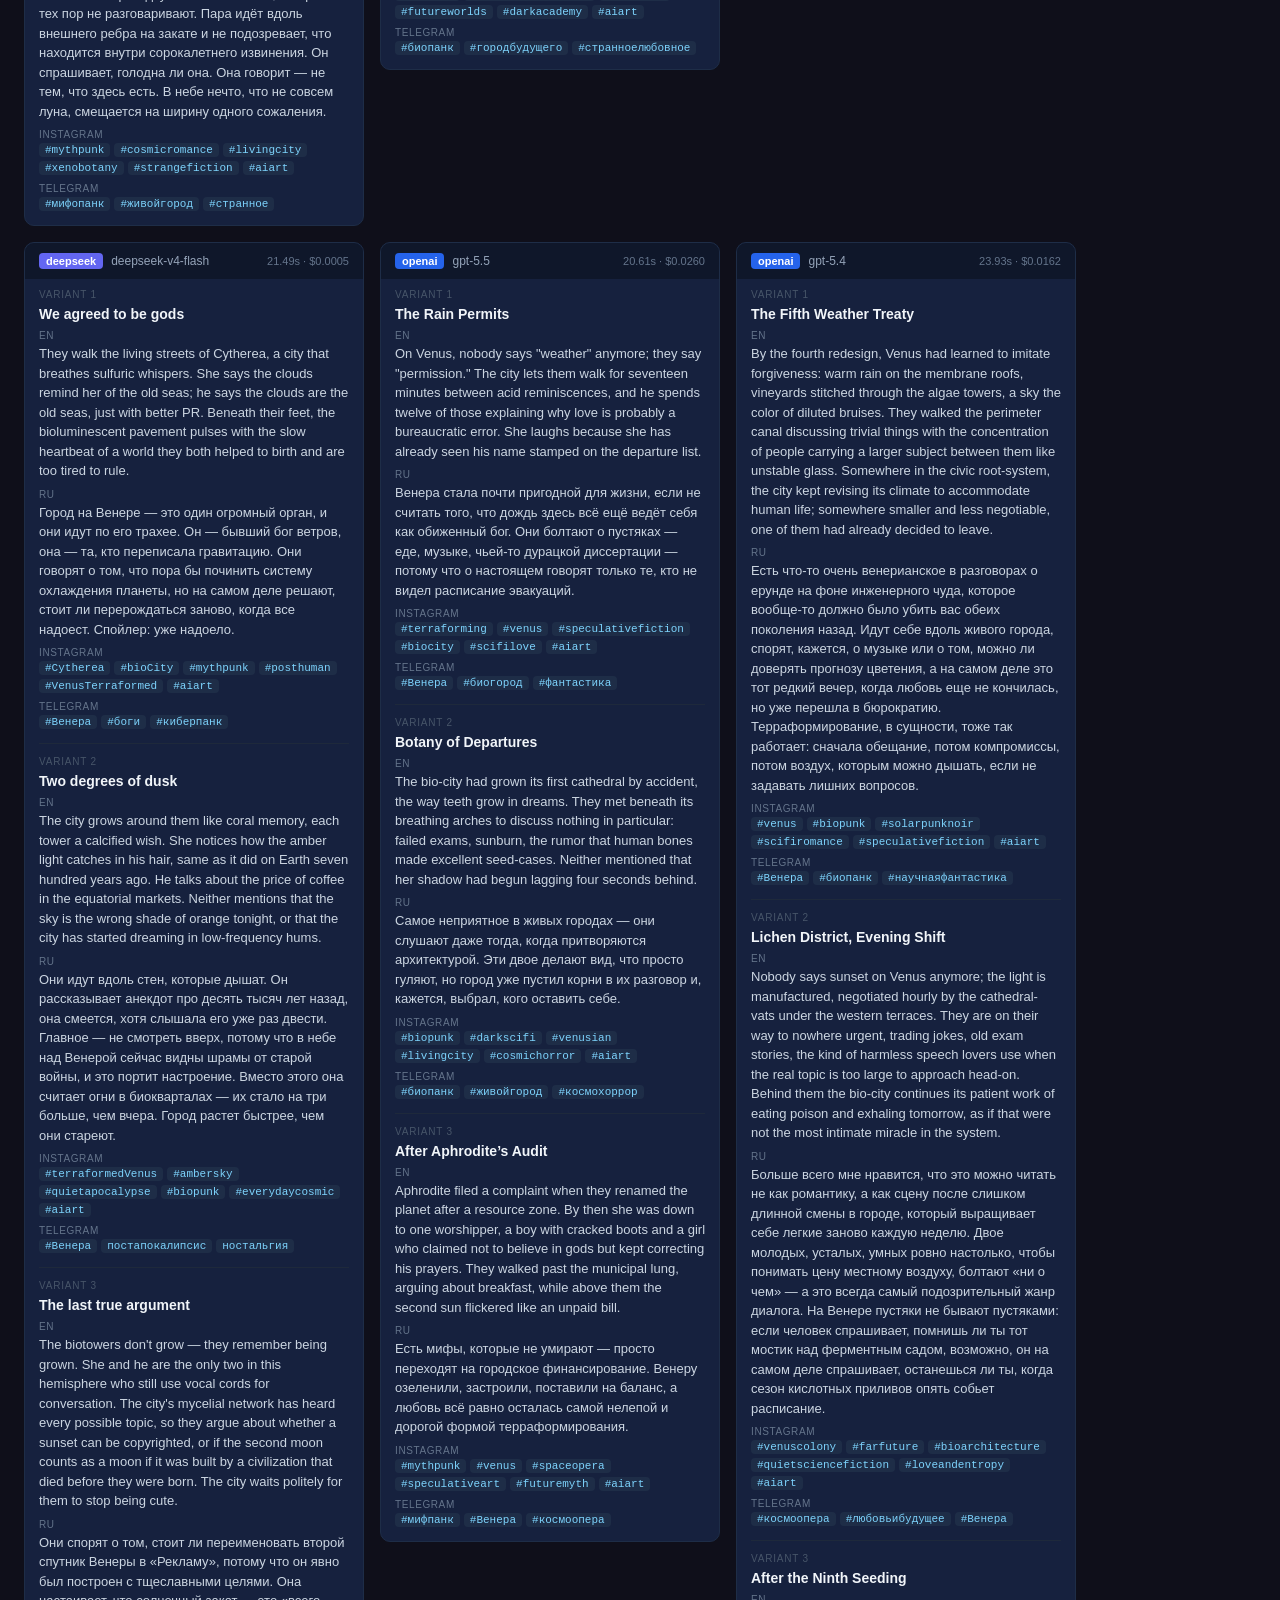
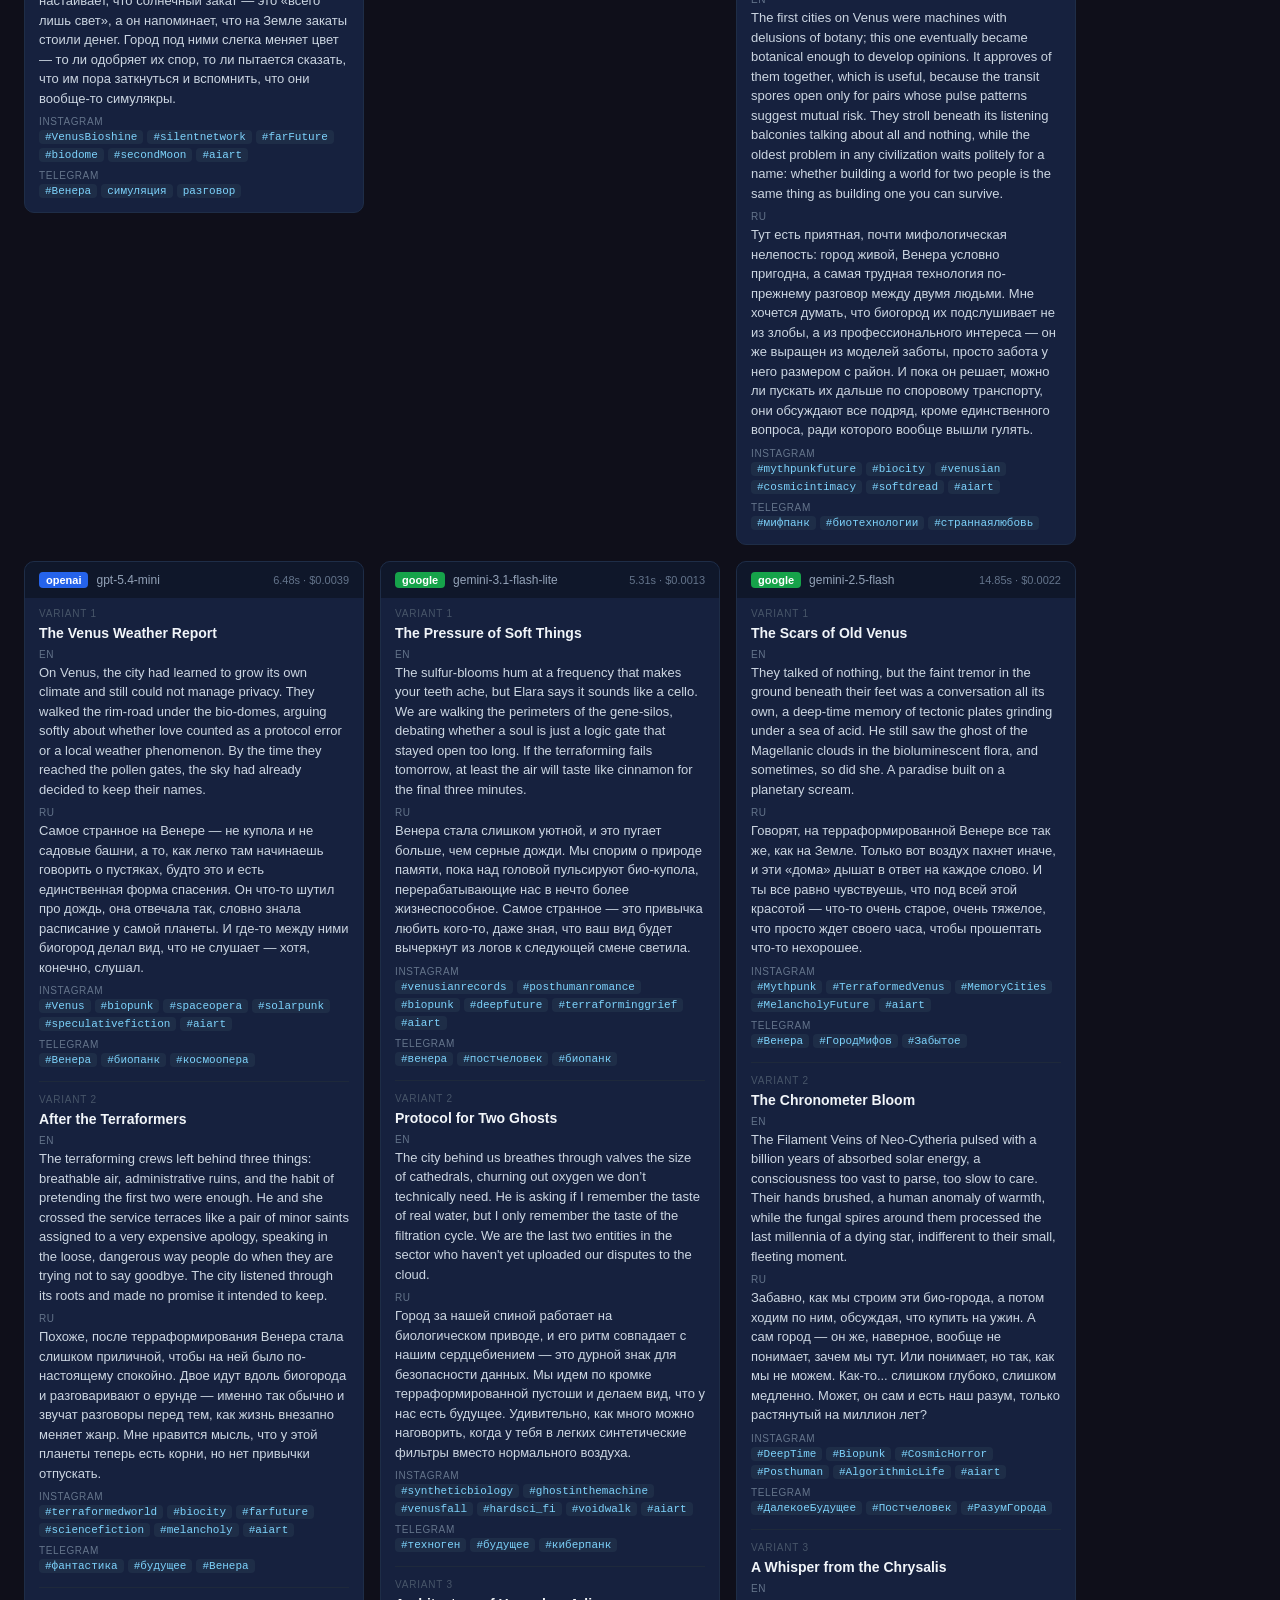
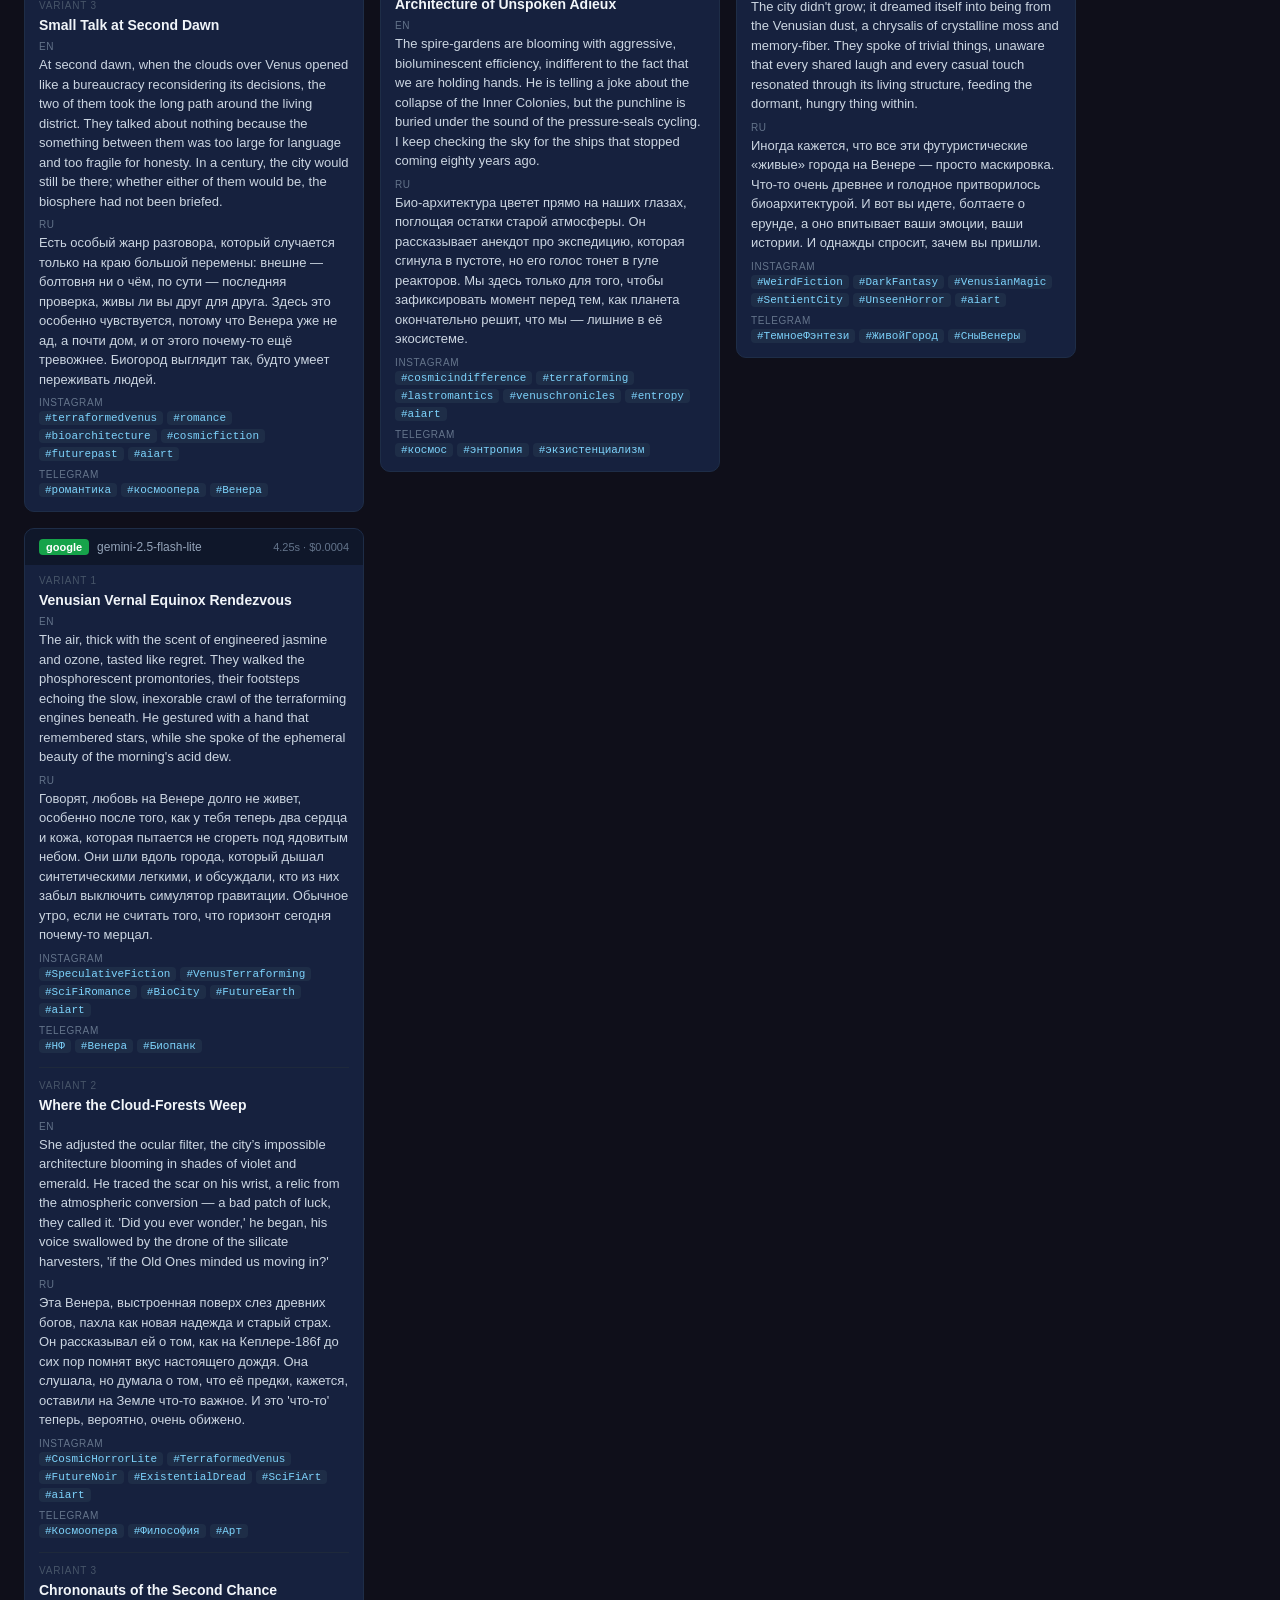
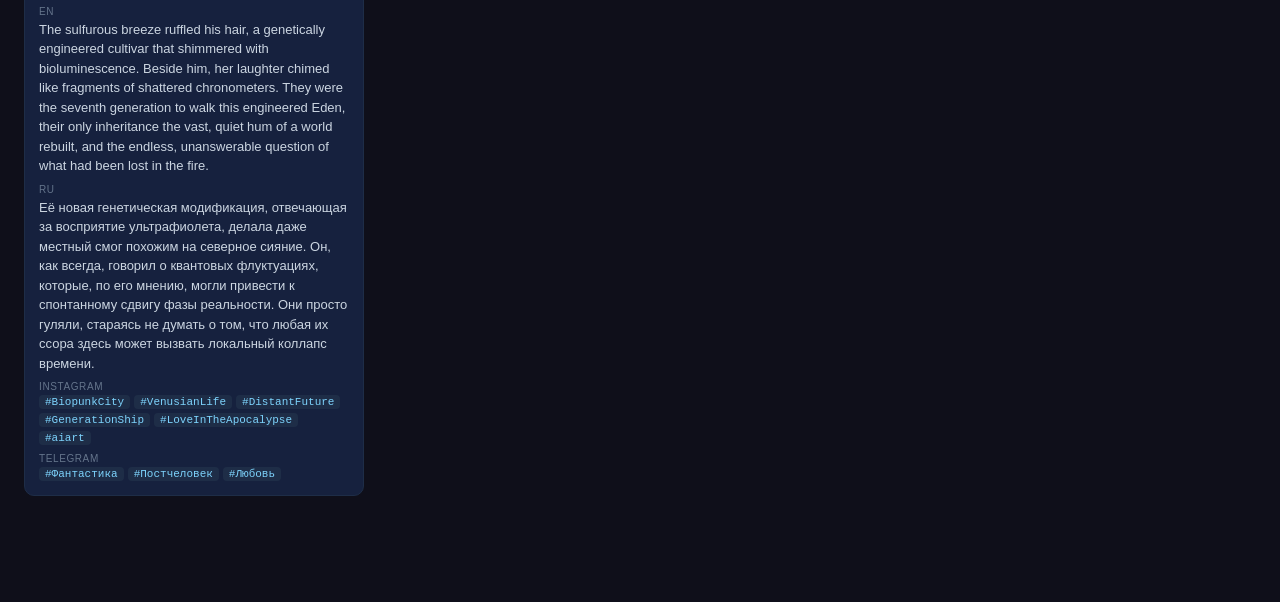
<file: pages/results_20260515_115237.html>
<!doctype html><html lang='en'><head>
<meta charset='utf-8'>
<meta name='viewport' content='width=device-width,initial-scale=1'>
<title>AI Generation Results — 2026-05-15 11:55:19</title>
<style>
* { box-sizing: border-box; margin: 0; padding: 0; }
body { background: #0f0f1a; color: #e2e8f0; font-family: -apple-system, BlinkMacSystemFont, 'Segoe UI', sans-serif; font-size: 14px; padding: 24px; }
h1 { font-size: 20px; font-weight: 600; margin-bottom: 4px; }
.meta { color: #94a3b8; font-size: 13px; margin-bottom: 32px; }
.hint-section { margin-bottom: 40px; }
.hint-label { font-size: 13px; font-weight: 600; color: #94a3b8; text-transform: uppercase; letter-spacing: .06em; border-bottom: 1px solid #1e293b; padding-bottom: 8px; margin-bottom: 16px; }
.hint-label span { color: #f1f5f9; font-weight: 700; font-style: italic; }
.cards { display: flex; flex-wrap: wrap; gap: 16px; align-items: flex-start; }
.card { background: #16213e; border-radius: 10px; padding: 0; width: 340px; flex-shrink: 0; overflow: hidden; border: 1px solid #1e2d47; }
.card.error { border-left: 4px solid #e74c3c; }
.card-header { padding: 10px 14px; background: #0f172a; display: flex; align-items: center; gap: 8px; }
.badge { font-size: 11px; font-weight: 700; padding: 2px 7px; border-radius: 4px; color: #fff; }
.model-name { font-size: 12px; color: #94a3b8; flex: 1; overflow: hidden; text-overflow: ellipsis; white-space: nowrap; }
.time-chip { font-size: 11px; color: #64748b; white-space: nowrap; }
.variants { padding: 10px 14px 14px; display: flex; flex-direction: column; gap: 14px; }
.variant { border-top: 1px solid #1e293b; padding-top: 12px; }
.variant:first-child { border-top: none; padding-top: 0; }
.var-num { font-size: 10px; color: #475569; text-transform: uppercase; letter-spacing: .08em; margin-bottom: 6px; }
.title { font-weight: 600; font-size: 14px; color: #f1f5f9; margin-bottom: 6px; }
.field-label { font-size: 10px; color: #64748b; text-transform: uppercase; letter-spacing: .06em; margin-top: 8px; margin-bottom: 3px; }
.field-value { color: #cbd5e1; line-height: 1.5; font-size: 13px; }
.tags { display: flex; flex-wrap: wrap; gap: 4px; margin-top: 3px; }
.tag { background: #1e2d47; color: #7dd3fc; font-size: 11px; padding: 1px 6px; border-radius: 4px; font-family: monospace; }
.error-msg { padding: 14px; color: #fca5a5; font-size: 13px; line-height: 1.5; word-break: break-word; }
</style>
</head><body>
<h1>AI Generation Results</h1>
<p class='meta'>2026-05-15 11:55:19 &nbsp;·&nbsp; 10 combination(s) &nbsp;·&nbsp; 161.9s total &nbsp;·&nbsp; $0.3347 total</p>
<div class='hint-section'>
<div class='hint-label'>Hint: <span>Couple (young man and young woman) walks near futuristic bio-city on terraformed Venus, talking about all and nothing</span></div>
<div class='cards'>
<div class='card'>
<div class='card-header'><span class='badge' style='background:#d97706'>anthropic</span><span class='model-name'>claude-opus-4-7</span><span class='time-chip'>29.65s · $0.0389</span></div>
<div class='variants'>
<div class='variant'>
<div class='var-num'>Variant 1</div>
<div class='title'>The Lung District, After Curfew</div>
<div class='field-label'>EN</div>
<div class='field-value'>Mira said the city was breathing wrong tonight, and Adin pretended not to hear, because if he agreed they&#x27;d have to report it. The bio-towers exhaled in pinks and slow violets — the engineered atmosphere doing what no one on Earth had ever quite forgiven it for. They talked about her sister&#x27;s wedding, about whether bees dreamed, about everything except the third shadow that had been walking with them since the tram stop.</div>
<div class='field-label'>RU</div>
<div class='field-value'>На Венере воздух всё ещё считается экспериментальным — об этом любят напоминать в новостях, как будто кто-то здесь забыл. Они шли мимо дышащих башен и говорили о ерунде: про её сестру, про то, снятся ли пчёлам сны, про новую начальницу Адина. О третьей тени, которая шла с ними от самой остановки, оба молчали — потому что назвать вещь вслух здесь до сих пор значит её признать.</div>
<div class='field-label'>Instagram</div>
<div class='tags'><span class="tag">#terraformedvenus</span><span class="tag">#biopunk</span><span class="tag">#softscifi</span><span class="tag">#speculativefiction</span><span class="tag">#aiart</span></div>
<div class='field-label'>Telegram</div>
<div class='tags'><span class="tag">#биопанк</span><span class="tag">#венера</span><span class="tag">#фантастика</span></div>
</div>
<div class='variant'>
<div class='var-num'>Variant 2</div>
<div class='title'>Second-Generation Problems</div>
<div class='field-label'>EN</div>
<div class='field-value'>Their parents had survived the Seeding; they had only ever survived adolescence. The city behind them was technically alive, technically their landlord, and technically in love with one of its tenants — a scandal the gossip channels refused to drop. He was telling her about a man at work who collected pre-Venusian rain in jars. She was deciding, very slowly, whether to tell him she was leaving on the next slingshot to Triton.</div>
<div class='field-label'>RU</div>
<div class='field-value'>Родители пережили Засев, а они — только пубертат, и считают это сопоставимым достижением. Город за спиной официально живой, официально их арендодатель и, по слухам, влюблён в кого-то из жильцов — об этом уже месяц не затыкаются сплетники. Он рассказывал про коллегу, который хранит в банках дождь со старой, ещё кислотной Венеры. Она думала, как сказать ему, что улетает на Тритон, и думала об этом примерно с той же скоростью, с какой здесь садится солнце — то есть никак.</div>
<div class='field-label'>Instagram</div>
<div class='tags'><span class="tag">#spaceopera</span><span class="tag">#venuscolony</span><span class="tag">#literaryscifi</span><span class="tag">#farfuture</span><span class="tag">#quietapocalypse</span><span class="tag">#aiart</span></div>
<div class='field-label'>Telegram</div>
<div class='tags'><span class="tag">#космоопера</span><span class="tag">#далёкоебудущее</span><span class="tag">#тихаяфантастика</span></div>
</div>
<div class='variant'>
<div class='var-num'>Variant 3</div>
<div class='title'>What the Pollinators Remember</div>
<div class='field-label'>EN</div>
<div class='field-value'>The city remembers being a seed, and the seed remembers being an argument between two xenobotanists who are no longer speaking. Walking its outer rib at dusk, the couple does not know they are inside a forty-year apology. He asks if she&#x27;s hungry. She says not for anything they have here. Above them, something that is not quite a moon adjusts its orbit by the width of a regret.</div>
<div class='field-label'>RU</div>
<div class='field-value'>Город помнит, что был семенем, а семя помнит, что было спором двух ксеноботаников, которые с тех пор не разговаривают. Пара идёт вдоль внешнего ребра на закате и не подозревает, что находится внутри сорокалетнего извинения. Он спрашивает, голодна ли она. Она говорит — не тем, что здесь есть. В небе нечто, что не совсем луна, смещается на ширину одного сожаления.</div>
<div class='field-label'>Instagram</div>
<div class='tags'><span class="tag">#mythpunk</span><span class="tag">#cosmicromance</span><span class="tag">#livingcity</span><span class="tag">#xenobotany</span><span class="tag">#strangefiction</span><span class="tag">#aiart</span></div>
<div class='field-label'>Telegram</div>
<div class='tags'><span class="tag">#мифопанк</span><span class="tag">#живойгород</span><span class="tag">#странное</span></div>
</div>
</div>
</div>
<div class='card'>
<div class='card-header'><span class='badge' style='background:#d97706'>anthropic</span><span class='model-name'>claude-sonnet-4-6</span><span class='time-chip'>21.53s · $0.0168</span></div>
<div class='variants'>
<div class='variant'>
<div class='var-num'>Variant 1</div>
<div class='title'>Before the Canopy Learned Our Names</div>
<div class='field-label'>EN</div>
<div class='field-value'>The city exhales every forty minutes — a biological rhythm the settlers eventually synchronized their sleep to, without deciding to. Maren was explaining why she&#x27;d stopped dreaming in human languages when she noticed Theo had been quiet for three intersections, which on this street meant roughly a kilometer of bioluminescent silence between them.</div>
<div class='field-label'>RU</div>
<div class='field-value'>Они уже год живут в городе, который дышит. Поначалу это казалось метафорой, потом — фактом биологии, потом просто перестало удивлять. Самое странное в терраформированной Венере — не небо, не давление, не то, что местная флора помнит тебя в лицо. Самое странное — как быстро к этому привыкаешь и продолжаешь говорить о всякой ерунде.</div>
<div class='field-label'>Instagram</div>
<div class='tags'><span class="tag">#biopunk</span><span class="tag">#terraforming</span><span class="tag">#sciencefiction</span><span class="tag">#spaceopera</span><span class="tag">#speculativefiction</span><span class="tag">#aiart</span></div>
<div class='field-label'>Telegram</div>
<div class='tags'><span class="tag">#биопанк</span><span class="tag">#фантастика</span><span class="tag">#терраформирование</span></div>
</div>
<div class='variant'>
<div class='var-num'>Variant 2</div>
<div class='title'>The Second Atmosphere, Ours</div>
<div class='field-label'>EN</div>
<div class='field-value'>Somewhere in the city&#x27;s root-network, a decision is being made about next year&#x27;s oxygen ratios. Neither of them knows this. He is telling her about a song he can&#x27;t remember the name of. She is wondering whether what she feels is love or just the particular loneliness of being 108 million kilometers from anyone who knew her before.</div>
<div class='field-label'>RU</div>
<div class='field-value'>На Венере расстояния считают не в километрах, а в годах до Земли. Не в смысле времени полёта — в смысле того, насколько ты уже другой человек. Он это ещё не понял. Она поняла где-то между третьим и четвёртым сезоном дождей, когда поймала себя на том, что скучает не по конкретным людям, а по версии себя, которая умела скучать иначе.</div>
<div class='field-label'>Instagram</div>
<div class='tags'><span class="tag">#venuscolony</span><span class="tag">#futurecities</span><span class="tag">#cosmicmelancholy</span><span class="tag">#darkscifi</span><span class="tag">#speculativeromance</span><span class="tag">#aiart</span></div>
<div class='field-label'>Telegram</div>
<div class='tags'><span class="tag">#космическаямеланхолия</span><span class="tag">#фантастика</span><span class="tag">#венера</span></div>
</div>
<div class='variant'>
<div class='var-num'>Variant 3</div>
<div class='title'>Civic Organism, Courtship Protocol</div>
<div class='field-label'>EN</div>
<div class='field-value'>The city has opinions about couples. Not metaphorically — the mycelial transit grid reroutes foot traffic toward high-canopy zones during hormonal spikes, which the first colonists found offensive and the third generation finds romantic. They&#x27;ve been walking for two hours along a path neither of them chose.</div>
<div class='field-label'>RU</div>
<div class='field-value'>Городской гриб — так местные называют инфраструктуру, хотя официально это «интегрированная биосеть третьего поколения». Он чувствует феромоны. Перестраивает маршруты. Старожилы говорят, что это просто оптимизация потоков. Но все замечали: если двое ссорятся, дорога как-то сама выводит их к открытой воде. Никто не объяснил зачем. Никто особо не спрашивал.</div>
<div class='field-label'>Instagram</div>
<div class='tags'><span class="tag">#biopunk</span><span class="tag">#alienarchitecture</span><span class="tag">#mycology</span><span class="tag">#futureworlds</span><span class="tag">#darkacademy</span><span class="tag">#aiart</span></div>
<div class='field-label'>Telegram</div>
<div class='tags'><span class="tag">#биопанк</span><span class="tag">#городбудущего</span><span class="tag">#странноелюбовное</span></div>
</div>
</div>
</div>
<div class='card'>
<div class='card-header'><span class='badge' style='background:#d97706'>anthropic</span><span class='model-name'>claude-haiku-4-5-20251001</span><span class='time-chip'>13.35s · $0.0053</span></div>
<div class='variants'>
<div class='variant'>
<div class='var-num'>Variant 1</div>
<div class='title'>What grows when we stop naming it</div>
<div class='field-label'>EN</div>
<div class='field-value'>They walk through a city that is still becoming — not built but grown, its architecture the patient work of something that doesn&#x27;t think in straight lines. She points at a membrane overhead that pulses like a second heartbeat. He asks if they&#x27;re inside it or if it&#x27;s inside them. Neither answers because the distinction stopped mattering three kilometers ago.</div>
<div class='field-label'>RU</div>
<div class='field-value'>Город, который еще не решил, что он такое. Они идут сквозь него как сквозь разговор, который забыл про начало и конец. Она говорит о том, как раньше трава была зеленой, и он не уверен, говорит ли она об этой планете или о чем-то, что они потеряли на Земле. Может быть, одно и то же.</div>
<div class='field-label'>Instagram</div>
<div class='tags'><span class="tag">#venusian</span><span class="tag">#biopunk</span><span class="tag">#terraformed</span><span class="tag">#lostconversation</span><span class="tag">#cosmicromantics</span><span class="tag">#aiart</span></div>
<div class='field-label'>Telegram</div>
<div class='tags'><span class="tag">#биогород</span><span class="tag">#венера</span><span class="tag">#тоскапостчеловека</span></div>
</div>
<div class='variant'>
<div class='var-num'>Variant 2</div>
<div class='title'>The city was designed by something patient</div>
<div class='field-label'>EN</div>
<div class='field-value'>Two figures small against the breathing walls of an organism that learned to think in millennia. She&#x27;s explaining why she came here. He&#x27;s not listening — he&#x27;s counting the colors that shouldn&#x27;t exist, the ones that hurt in a way that feels almost like remembering. By the time she finishes her sentence, they&#x27;ve walked into a different kind of silence.</div>
<div class='field-label'>RU</div>
<div class='field-value'>Они разговаривают о вещах, которые здесь больше не имеют значения — карьера, смерть, деньги, справедливость. Город вокруг них слушает с тысячью слухов. Он спрашивает её, можно ли вообще вернуться, если вернуться уже некуда. Она не знает, говорит ли он о планете или о них.</div>
<div class='field-label'>Instagram</div>
<div class='tags'><span class="tag">#posthumanromance</span><span class="tag">#deeptime</span><span class="tag">#venusian</span><span class="tag">#wheretogoback</span><span class="tag">#breathingworld</span><span class="tag">#aiart</span></div>
<div class='field-label'>Telegram</div>
<div class='tags'><span class="tag">#венерианскаялюбовь</span><span class="tag">#неозвучено</span><span class="tag">#возврата</span></div>
</div>
<div class='variant'>
<div class='var-num'>Variant 3</div>
<div class='title'>Incomprehension tastes like copper</div>
<div class='field-label'>EN</div>
<div class='field-value'>The city hums in frequencies their ears shouldn&#x27;t detect but do. She says something he can&#x27;t quite hold in his mind — something true about why they&#x27;re here that dissolves the moment he tries to think it directly. He takes her hand anyway. It&#x27;s a small rebellion: something warm in a landscape of organized, humming indifference.</div>
<div class='field-label'>RU</div>
<div class='field-value'>Город растет по своей математике, и они просто проходят сквозь её, как случайные переменные. Она рассказывает о жизни, которую она могла иметь — всё детали, всё выбора которых она не сделала. Он слушает и понимает, что это признание. Не в любви. В чём-то глубже: что здесь они оба стали чужими самим себе, и это единственное честное место.</div>
<div class='field-label'>Instagram</div>
<div class='tags'><span class="tag">#loveandstrangeness</span><span class="tag">#venus</span><span class="tag">#incomprehension</span><span class="tag">#bioluminesce</span><span class="tag">#almosthome</span><span class="tag">#aiart</span></div>
<div class='field-label'>Telegram</div>
<div class='tags'><span class="tag">#чужие</span><span class="tag">#венера</span><span class="tag">#помимовсего</span></div>
</div>
</div>
</div>
<div class='card'>
<div class='card-header'><span class='badge' style='background:#6366f1'>deepseek</span><span class='model-name'>deepseek-v4-flash</span><span class='time-chip'>21.49s · $0.0005</span></div>
<div class='variants'>
<div class='variant'>
<div class='var-num'>Variant 1</div>
<div class='title'>We agreed to be gods</div>
<div class='field-label'>EN</div>
<div class='field-value'>They walk the living streets of Cytherea, a city that breathes sulfuric whispers. She says the clouds remind her of the old seas; he says the clouds are the old seas, just with better PR. Beneath their feet, the bioluminescent pavement pulses with the slow heartbeat of a world they both helped to birth and are too tired to rule.</div>
<div class='field-label'>RU</div>
<div class='field-value'>Город на Венере — это один огромный орган, и они идут по его трахее. Он — бывший бог ветров, она — та, кто переписала гравитацию. Они говорят о том, что пора бы починить систему охлаждения планеты, но на самом деле решают, стоит ли перерождаться заново, когда все надоест. Спойлер: уже надоело.</div>
<div class='field-label'>Instagram</div>
<div class='tags'><span class="tag">#Cytherea</span><span class="tag">#bioCity</span><span class="tag">#mythpunk</span><span class="tag">#posthuman</span><span class="tag">#VenusTerraformed</span><span class="tag">#aiart</span></div>
<div class='field-label'>Telegram</div>
<div class='tags'><span class="tag">#Венера</span><span class="tag">#боги</span><span class="tag">#киберпанк</span></div>
</div>
<div class='variant'>
<div class='var-num'>Variant 2</div>
<div class='title'>Two degrees of dusk</div>
<div class='field-label'>EN</div>
<div class='field-value'>The city grows around them like coral memory, each tower a calcified wish. She notices how the amber light catches in his hair, same as it did on Earth seven hundred years ago. He talks about the price of coffee in the equatorial markets. Neither mentions that the sky is the wrong shade of orange tonight, or that the city has started dreaming in low-frequency hums.</div>
<div class='field-label'>RU</div>
<div class='field-value'>Они идут вдоль стен, которые дышат. Он рассказывает анекдот про десять тысяч лет назад, она смеется, хотя слышала его уже раз двести. Главное — не смотреть вверх, потому что в небе над Венерой сейчас видны шрамы от старой войны, и это портит настроение. Вместо этого она считает огни в биокварталах — их стало на три больше, чем вчера. Город растет быстрее, чем они стареют.</div>
<div class='field-label'>Instagram</div>
<div class='tags'><span class="tag">#terraformedVenus</span><span class="tag">#ambersky</span><span class="tag">#quietapocalypse</span><span class="tag">#biopunk</span><span class="tag">#everydaycosmic</span><span class="tag">#aiart</span></div>
<div class='field-label'>Telegram</div>
<div class='tags'><span class="tag">#Венера</span><span class="tag">постапокалипсис</span><span class="tag">ностальгия</span></div>
</div>
<div class='variant'>
<div class='var-num'>Variant 3</div>
<div class='title'>The last true argument</div>
<div class='field-label'>EN</div>
<div class='field-value'>The biotowers don&#x27;t grow — they remember being grown. She and he are the only two in this hemisphere who still use vocal cords for conversation. The city&#x27;s mycelial network has heard every possible topic, so they argue about whether a sunset can be copyrighted, or if the second moon counts as a moon if it was built by a civilization that died before they were born. The city waits politely for them to stop being cute.</div>
<div class='field-label'>RU</div>
<div class='field-value'>Они спорят о том, стоит ли переименовать второй спутник Венеры в «Рекламу», потому что он явно был построен с тщеславными целями. Она настаивает, что солнечный закат — это «всего лишь свет», а он напоминает, что на Земле закаты стоили денег. Город под ними слегка меняет цвет — то ли одобряет их спор, то ли пытается сказать, что им пора заткнуться и вспомнить, что они вообще-то симулякры.</div>
<div class='field-label'>Instagram</div>
<div class='tags'><span class="tag">#VenusBioshine</span><span class="tag">#silentnetwork</span><span class="tag">#farFuture</span><span class="tag">#biodome</span><span class="tag">#secondMoon</span><span class="tag">#aiart</span></div>
<div class='field-label'>Telegram</div>
<div class='tags'><span class="tag">#Венера</span><span class="tag">симуляция</span><span class="tag">разговор</span></div>
</div>
</div>
</div>
<div class='card'>
<div class='card-header'><span class='badge' style='background:#2563eb'>openai</span><span class='model-name'>gpt-5.5</span><span class='time-chip'>20.61s · $0.0260</span></div>
<div class='variants'>
<div class='variant'>
<div class='var-num'>Variant 1</div>
<div class='title'>The Rain Permits</div>
<div class='field-label'>EN</div>
<div class='field-value'>On Venus, nobody says &quot;weather&quot; anymore; they say &quot;permission.&quot; The city lets them walk for seventeen minutes between acid reminiscences, and he spends twelve of those explaining why love is probably a bureaucratic error. She laughs because she has already seen his name stamped on the departure list.</div>
<div class='field-label'>RU</div>
<div class='field-value'>Венера стала почти пригодной для жизни, если не считать того, что дождь здесь всё ещё ведёт себя как обиженный бог. Они болтают о пустяках — еде, музыке, чьей-то дурацкой диссертации — потому что о настоящем говорят только те, кто не видел расписание эвакуаций.</div>
<div class='field-label'>Instagram</div>
<div class='tags'><span class="tag">#terraforming</span><span class="tag">#venus</span><span class="tag">#speculativefiction</span><span class="tag">#biocity</span><span class="tag">#scifilove</span><span class="tag">#aiart</span></div>
<div class='field-label'>Telegram</div>
<div class='tags'><span class="tag">#Венера</span><span class="tag">#биогород</span><span class="tag">#фантастика</span></div>
</div>
<div class='variant'>
<div class='var-num'>Variant 2</div>
<div class='title'>Botany of Departures</div>
<div class='field-label'>EN</div>
<div class='field-value'>The bio-city had grown its first cathedral by accident, the way teeth grow in dreams. They met beneath its breathing arches to discuss nothing in particular: failed exams, sunburn, the rumor that human bones made excellent seed-cases. Neither mentioned that her shadow had begun lagging four seconds behind.</div>
<div class='field-label'>RU</div>
<div class='field-value'>Самое неприятное в живых городах — они слушают даже тогда, когда притворяются архитектурой. Эти двое делают вид, что просто гуляют, но город уже пустил корни в их разговор и, кажется, выбрал, кого оставить себе.</div>
<div class='field-label'>Instagram</div>
<div class='tags'><span class="tag">#biopunk</span><span class="tag">#darkscifi</span><span class="tag">#venusian</span><span class="tag">#livingcity</span><span class="tag">#cosmichorror</span><span class="tag">#aiart</span></div>
<div class='field-label'>Telegram</div>
<div class='tags'><span class="tag">#биопанк</span><span class="tag">#живойгород</span><span class="tag">#космохоррор</span></div>
</div>
<div class='variant'>
<div class='var-num'>Variant 3</div>
<div class='title'>After Aphrodite’s Audit</div>
<div class='field-label'>EN</div>
<div class='field-value'>Aphrodite filed a complaint when they renamed the planet after a resource zone. By then she was down to one worshipper, a boy with cracked boots and a girl who claimed not to believe in gods but kept correcting his prayers. They walked past the municipal lung, arguing about breakfast, while above them the second sun flickered like an unpaid bill.</div>
<div class='field-label'>RU</div>
<div class='field-value'>Есть мифы, которые не умирают — просто переходят на городское финансирование. Венеру озеленили, застроили, поставили на баланс, а любовь всё равно осталась самой нелепой и дорогой формой терраформирования.</div>
<div class='field-label'>Instagram</div>
<div class='tags'><span class="tag">#mythpunk</span><span class="tag">#venus</span><span class="tag">#spaceopera</span><span class="tag">#speculativeart</span><span class="tag">#futuremyth</span><span class="tag">#aiart</span></div>
<div class='field-label'>Telegram</div>
<div class='tags'><span class="tag">#мифпанк</span><span class="tag">#Венера</span><span class="tag">#космоопера</span></div>
</div>
</div>
</div>
<div class='card'>
<div class='card-header'><span class='badge' style='background:#2563eb'>openai</span><span class='model-name'>gpt-5.4</span><span class='time-chip'>23.93s · $0.0162</span></div>
<div class='variants'>
<div class='variant'>
<div class='var-num'>Variant 1</div>
<div class='title'>The Fifth Weather Treaty</div>
<div class='field-label'>EN</div>
<div class='field-value'>By the fourth redesign, Venus had learned to imitate forgiveness: warm rain on the membrane roofs, vineyards stitched through the algae towers, a sky the color of diluted bruises. They walked the perimeter canal discussing trivial things with the concentration of people carrying a larger subject between them like unstable glass. Somewhere in the civic root-system, the city kept revising its climate to accommodate human life; somewhere smaller and less negotiable, one of them had already decided to leave.</div>
<div class='field-label'>RU</div>
<div class='field-value'>Есть что-то очень венерианское в разговорах о ерунде на фоне инженерного чуда, которое вообще-то должно было убить вас обеих поколения назад. Идут себе вдоль живого города, спорят, кажется, о музыке или о том, можно ли доверять прогнозу цветения, а на самом деле это тот редкий вечер, когда любовь еще не кончилась, но уже перешла в бюрократию. Терраформирование, в сущности, тоже так работает: сначала обещание, потом компромиссы, потом воздух, которым можно дышать, если не задавать лишних вопросов.</div>
<div class='field-label'>Instagram</div>
<div class='tags'><span class="tag">#venus</span><span class="tag">#biopunk</span><span class="tag">#solarpunknoir</span><span class="tag">#scifiromance</span><span class="tag">#speculativefiction</span><span class="tag">#aiart</span></div>
<div class='field-label'>Telegram</div>
<div class='tags'><span class="tag">#Венера</span><span class="tag">#биопанк</span><span class="tag">#научнаяфантастика</span></div>
</div>
<div class='variant'>
<div class='var-num'>Variant 2</div>
<div class='title'>Lichen District, Evening Shift</div>
<div class='field-label'>EN</div>
<div class='field-value'>Nobody says sunset on Venus anymore; the light is manufactured, negotiated hourly by the cathedral-vats under the western terraces. They are on their way to nowhere urgent, trading jokes, old exam stories, the kind of harmless speech lovers use when the real topic is too large to approach head-on. Behind them the bio-city continues its patient work of eating poison and exhaling tomorrow, as if that were not the most intimate miracle in the system.</div>
<div class='field-label'>RU</div>
<div class='field-value'>Больше всего мне нравится, что это можно читать не как романтику, а как сцену после слишком длинной смены в городе, который выращивает себе легкие заново каждую неделю. Двое молодых, усталых, умных ровно настолько, чтобы понимать цену местному воздуху, болтают «ни о чем» — а это всегда самый подозрительный жанр диалога. На Венере пустяки не бывают пустяками: если человек спрашивает, помнишь ли ты тот мостик над ферментным садом, возможно, он на самом деле спрашивает, останешься ли ты, когда сезон кислотных приливов опять собьет расписание.</div>
<div class='field-label'>Instagram</div>
<div class='tags'><span class="tag">#venuscolony</span><span class="tag">#farfuture</span><span class="tag">#bioarchitecture</span><span class="tag">#quietsciencefiction</span><span class="tag">#loveandentropy</span><span class="tag">#aiart</span></div>
<div class='field-label'>Telegram</div>
<div class='tags'><span class="tag">#космоопера</span><span class="tag">#любовьибудущее</span><span class="tag">#Венера</span></div>
</div>
<div class='variant'>
<div class='var-num'>Variant 3</div>
<div class='title'>After the Ninth Seeding</div>
<div class='field-label'>EN</div>
<div class='field-value'>The first cities on Venus were machines with delusions of botany; this one eventually became botanical enough to develop opinions. It approves of them together, which is useful, because the transit spores open only for pairs whose pulse patterns suggest mutual risk. They stroll beneath its listening balconies talking about all and nothing, while the oldest problem in any civilization waits politely for a name: whether building a world for two people is the same thing as building one you can survive.</div>
<div class='field-label'>RU</div>
<div class='field-value'>Тут есть приятная, почти мифологическая нелепость: город живой, Венера условно пригодна, а самая трудная технология по-прежнему разговор между двумя людьми. Мне хочется думать, что биогород их подслушивает не из злобы, а из профессионального интереса — он же выращен из моделей заботы, просто забота у него размером с район. И пока он решает, можно ли пускать их дальше по споровому транспорту, они обсуждают все подряд, кроме единственного вопроса, ради которого вообще вышли гулять.</div>
<div class='field-label'>Instagram</div>
<div class='tags'><span class="tag">#mythpunkfuture</span><span class="tag">#biocity</span><span class="tag">#venusian</span><span class="tag">#cosmicintimacy</span><span class="tag">#softdread</span><span class="tag">#aiart</span></div>
<div class='field-label'>Telegram</div>
<div class='tags'><span class="tag">#мифпанк</span><span class="tag">#биотехнологии</span><span class="tag">#страннаялюбовь</span></div>
</div>
</div>
</div>
<div class='card'>
<div class='card-header'><span class='badge' style='background:#2563eb'>openai</span><span class='model-name'>gpt-5.4-mini</span><span class='time-chip'>6.48s · $0.0039</span></div>
<div class='variants'>
<div class='variant'>
<div class='var-num'>Variant 1</div>
<div class='title'>The Venus Weather Report</div>
<div class='field-label'>EN</div>
<div class='field-value'>On Venus, the city had learned to grow its own climate and still could not manage privacy. They walked the rim-road under the bio-domes, arguing softly about whether love counted as a protocol error or a local weather phenomenon. By the time they reached the pollen gates, the sky had already decided to keep their names.</div>
<div class='field-label'>RU</div>
<div class='field-value'>Самое странное на Венере — не купола и не садовые башни, а то, как легко там начинаешь говорить о пустяках, будто это и есть единственная форма спасения. Он что-то шутил про дождь, она отвечала так, словно знала расписание у самой планеты. И где-то между ними биогород делал вид, что не слушает — хотя, конечно, слушал.</div>
<div class='field-label'>Instagram</div>
<div class='tags'><span class="tag">#Venus</span><span class="tag">#biopunk</span><span class="tag">#spaceopera</span><span class="tag">#solarpunk</span><span class="tag">#speculativefiction</span><span class="tag">#aiart</span></div>
<div class='field-label'>Telegram</div>
<div class='tags'><span class="tag">#Венера</span><span class="tag">#биопанк</span><span class="tag">#космоопера</span></div>
</div>
<div class='variant'>
<div class='var-num'>Variant 2</div>
<div class='title'>After the Terraformers</div>
<div class='field-label'>EN</div>
<div class='field-value'>The terraforming crews left behind three things: breathable air, administrative ruins, and the habit of pretending the first two were enough. He and she crossed the service terraces like a pair of minor saints assigned to a very expensive apology, speaking in the loose, dangerous way people do when they are trying not to say goodbye. The city listened through its roots and made no promise it intended to keep.</div>
<div class='field-label'>RU</div>
<div class='field-value'>Похоже, после терраформирования Венера стала слишком приличной, чтобы на ней было по-настоящему спокойно. Двое идут вдоль биогорода и разговаривают о ерунде — именно так обычно и звучат разговоры перед тем, как жизнь внезапно меняет жанр. Мне нравится мысль, что у этой планеты теперь есть корни, но нет привычки отпускать.</div>
<div class='field-label'>Instagram</div>
<div class='tags'><span class="tag">#terraformedworld</span><span class="tag">#biocity</span><span class="tag">#farfuture</span><span class="tag">#sciencefiction</span><span class="tag">#melancholy</span><span class="tag">#aiart</span></div>
<div class='field-label'>Telegram</div>
<div class='tags'><span class="tag">#фантастика</span><span class="tag">#будущее</span><span class="tag">#Венера</span></div>
</div>
<div class='variant'>
<div class='var-num'>Variant 3</div>
<div class='title'>Small Talk at Second Dawn</div>
<div class='field-label'>EN</div>
<div class='field-value'>At second dawn, when the clouds over Venus opened like a bureaucracy reconsidering its decisions, the two of them took the long path around the living district. They talked about nothing because the something between them was too large for language and too fragile for honesty. In a century, the city would still be there; whether either of them would be, the biosphere had not been briefed.</div>
<div class='field-label'>RU</div>
<div class='field-value'>Есть особый жанр разговора, который случается только на краю большой перемены: внешне — болтовня ни о чём, по сути — последняя проверка, живы ли вы друг для друга. Здесь это особенно чувствуется, потому что Венера уже не ад, а почти дом, и от этого почему-то ещё тревожнее. Биогород выглядит так, будто умеет переживать людей.</div>
<div class='field-label'>Instagram</div>
<div class='tags'><span class="tag">#terraformedvenus</span><span class="tag">#romance</span><span class="tag">#bioarchitecture</span><span class="tag">#cosmicfiction</span><span class="tag">#futurepast</span><span class="tag">#aiart</span></div>
<div class='field-label'>Telegram</div>
<div class='tags'><span class="tag">#романтика</span><span class="tag">#космоопера</span><span class="tag">#Венера</span></div>
</div>
</div>
</div>
<div class='card'>
<div class='card-header'><span class='badge' style='background:#16a34a'>google</span><span class='model-name'>gemini-3.1-flash-lite</span><span class='time-chip'>5.31s · $0.0013</span></div>
<div class='variants'>
<div class='variant'>
<div class='var-num'>Variant 1</div>
<div class='title'>The Pressure of Soft Things</div>
<div class='field-label'>EN</div>
<div class='field-value'>The sulfur-blooms hum at a frequency that makes your teeth ache, but Elara says it sounds like a cello. We are walking the perimeters of the gene-silos, debating whether a soul is just a logic gate that stayed open too long. If the terraforming fails tomorrow, at least the air will taste like cinnamon for the final three minutes.</div>
<div class='field-label'>RU</div>
<div class='field-value'>Венера стала слишком уютной, и это пугает больше, чем серные дожди. Мы спорим о природе памяти, пока над головой пульсируют био-купола, перерабатывающие нас в нечто более жизнеспособное. Самое странное — это привычка любить кого-то, даже зная, что ваш вид будет вычеркнут из логов к следующей смене светила.</div>
<div class='field-label'>Instagram</div>
<div class='tags'><span class="tag">#venusianrecords</span><span class="tag">#posthumanromance</span><span class="tag">#biopunk</span><span class="tag">#deepfuture</span><span class="tag">#terraforminggrief</span><span class="tag">#aiart</span></div>
<div class='field-label'>Telegram</div>
<div class='tags'><span class="tag">#венера</span><span class="tag">#постчеловек</span><span class="tag">#биопанк</span></div>
</div>
<div class='variant'>
<div class='var-num'>Variant 2</div>
<div class='title'>Protocol for Two Ghosts</div>
<div class='field-label'>EN</div>
<div class='field-value'>The city behind us breathes through valves the size of cathedrals, churning out oxygen we don’t technically need. He is asking if I remember the taste of real water, but I only remember the taste of the filtration cycle. We are the last two entities in the sector who haven&#x27;t yet uploaded our disputes to the cloud.</div>
<div class='field-label'>RU</div>
<div class='field-value'>Город за нашей спиной работает на биологическом приводе, и его ритм совпадает с нашим сердцебиением — это дурной знак для безопасности данных. Мы идем по кромке терраформированной пустоши и делаем вид, что у нас есть будущее. Удивительно, как много можно наговорить, когда у тебя в легких синтетические фильтры вместо нормального воздуха.</div>
<div class='field-label'>Instagram</div>
<div class='tags'><span class="tag">#syntheticbiology</span><span class="tag">#ghostinthemachine</span><span class="tag">#venusfall</span><span class="tag">#hardsci_fi</span><span class="tag">#voidwalk</span><span class="tag">#aiart</span></div>
<div class='field-label'>Telegram</div>
<div class='tags'><span class="tag">#техноген</span><span class="tag">#будущее</span><span class="tag">#киберпанк</span></div>
</div>
<div class='variant'>
<div class='var-num'>Variant 3</div>
<div class='title'>Architecture of Unspoken Adieux</div>
<div class='field-label'>EN</div>
<div class='field-value'>The spire-gardens are blooming with aggressive, bioluminescent efficiency, indifferent to the fact that we are holding hands. He is telling a joke about the collapse of the Inner Colonies, but the punchline is buried under the sound of the pressure-seals cycling. I keep checking the sky for the ships that stopped coming eighty years ago.</div>
<div class='field-label'>RU</div>
<div class='field-value'>Био-архитектура цветет прямо на наших глазах, поглощая остатки старой атмосферы. Он рассказывает анекдот про экспедицию, которая сгинула в пустоте, но его голос тонет в гуле реакторов. Мы здесь только для того, чтобы зафиксировать момент перед тем, как планета окончательно решит, что мы — лишние в её экосистеме.</div>
<div class='field-label'>Instagram</div>
<div class='tags'><span class="tag">#cosmicindifference</span><span class="tag">#terraforming</span><span class="tag">#lastromantics</span><span class="tag">#venuschronicles</span><span class="tag">#entropy</span><span class="tag">#aiart</span></div>
<div class='field-label'>Telegram</div>
<div class='tags'><span class="tag">#космос</span><span class="tag">#энтропия</span><span class="tag">#экзистенциализм</span></div>
</div>
</div>
</div>
<div class='card'>
<div class='card-header'><span class='badge' style='background:#16a34a'>google</span><span class='model-name'>gemini-2.5-flash</span><span class='time-chip'>14.85s · $0.0022</span></div>
<div class='variants'>
<div class='variant'>
<div class='var-num'>Variant 1</div>
<div class='title'>The Scars of Old Venus</div>
<div class='field-label'>EN</div>
<div class='field-value'>They talked of nothing, but the faint tremor in the ground beneath their feet was a conversation all its own, a deep-time memory of tectonic plates grinding under a sea of acid. He still saw the ghost of the Magellanic clouds in the bioluminescent flora, and sometimes, so did she. A paradise built on a planetary scream.</div>
<div class='field-label'>RU</div>
<div class='field-value'>Говорят, на терраформированной Венере все так же, как на Земле. Только вот воздух пахнет иначе, и эти «дома» дышат в ответ на каждое слово. И ты все равно чувствуешь, что под всей этой красотой — что-то очень старое, очень тяжелое, что просто ждет своего часа, чтобы прошептать что-то нехорошее.</div>
<div class='field-label'>Instagram</div>
<div class='tags'><span class="tag">#Mythpunk</span><span class="tag">#TerraformedVenus</span><span class="tag">#MemoryCities</span><span class="tag">#MelancholyFuture</span><span class="tag">#aiart</span></div>
<div class='field-label'>Telegram</div>
<div class='tags'><span class="tag">#Венера</span><span class="tag">#ГородМифов</span><span class="tag">#Забытое</span></div>
</div>
<div class='variant'>
<div class='var-num'>Variant 2</div>
<div class='title'>The Chronometer Bloom</div>
<div class='field-label'>EN</div>
<div class='field-value'>The Filament Veins of Neo-Cytheria pulsed with a billion years of absorbed solar energy, a consciousness too vast to parse, too slow to care. Their hands brushed, a human anomaly of warmth, while the fungal spires around them processed the last millennia of a dying star, indifferent to their small, fleeting moment.</div>
<div class='field-label'>RU</div>
<div class='field-value'>Забавно, как мы строим эти био-города, а потом ходим по ним, обсуждая, что купить на ужин. А сам город — он же, наверное, вообще не понимает, зачем мы тут. Или понимает, но так, как мы не можем. Как-то... слишком глубоко, слишком медленно. Может, он сам и есть наш разум, только растянутый на миллион лет?</div>
<div class='field-label'>Instagram</div>
<div class='tags'><span class="tag">#DeepTime</span><span class="tag">#Biopunk</span><span class="tag">#CosmicHorror</span><span class="tag">#Posthuman</span><span class="tag">#AlgorithmicLife</span><span class="tag">#aiart</span></div>
<div class='field-label'>Telegram</div>
<div class='tags'><span class="tag">#ДалекоеБудущее</span><span class="tag">#Постчеловек</span><span class="tag">#РазумГорода</span></div>
</div>
<div class='variant'>
<div class='var-num'>Variant 3</div>
<div class='title'>A Whisper from the Chrysalis</div>
<div class='field-label'>EN</div>
<div class='field-value'>The city didn&#x27;t grow; it dreamed itself into being from the Venusian dust, a chrysalis of crystalline moss and memory-fiber. They spoke of trivial things, unaware that every shared laugh and every casual touch resonated through its living structure, feeding the dormant, hungry thing within.</div>
<div class='field-label'>RU</div>
<div class='field-value'>Иногда кажется, что все эти футуристические «живые» города на Венере — просто маскировка. Что-то очень древнее и голодное притворилось биоархитектурой. И вот вы идете, болтаете о ерунде, а оно впитывает ваши эмоции, ваши истории. И однажды спросит, зачем вы пришли.</div>
<div class='field-label'>Instagram</div>
<div class='tags'><span class="tag">#WeirdFiction</span><span class="tag">#DarkFantasy</span><span class="tag">#VenusianMagic</span><span class="tag">#SentientCity</span><span class="tag">#UnseenHorror</span><span class="tag">#aiart</span></div>
<div class='field-label'>Telegram</div>
<div class='tags'><span class="tag">#ТемноеФэнтези</span><span class="tag">#ЖивойГород</span><span class="tag">#СныВенеры</span></div>
</div>
</div>
</div>
<div class='card'>
<div class='card-header'><span class='badge' style='background:#16a34a'>google</span><span class='model-name'>gemini-2.5-flash-lite</span><span class='time-chip'>4.25s · $0.0004</span></div>
<div class='variants'>
<div class='variant'>
<div class='var-num'>Variant 1</div>
<div class='title'>Venusian Vernal Equinox Rendezvous</div>
<div class='field-label'>EN</div>
<div class='field-value'>The air, thick with the scent of engineered jasmine and ozone, tasted like regret. They walked the phosphorescent promontories, their footsteps echoing the slow, inexorable crawl of the terraforming engines beneath. He gestured with a hand that remembered stars, while she spoke of the ephemeral beauty of the morning&#x27;s acid dew.</div>
<div class='field-label'>RU</div>
<div class='field-value'>Говорят, любовь на Венере долго не живет, особенно после того, как у тебя теперь два сердца и кожа, которая пытается не сгореть под ядовитым небом. Они шли вдоль города, который дышал синтетическими легкими, и обсуждали, кто из них забыл выключить симулятор гравитации. Обычное утро, если не считать того, что горизонт сегодня почему-то мерцал.</div>
<div class='field-label'>Instagram</div>
<div class='tags'><span class="tag">#SpeculativeFiction</span><span class="tag">#VenusTerraforming</span><span class="tag">#SciFiRomance</span><span class="tag">#BioCity</span><span class="tag">#FutureEarth</span><span class="tag">#aiart</span></div>
<div class='field-label'>Telegram</div>
<div class='tags'><span class="tag">#НФ</span><span class="tag">#Венера</span><span class="tag">#Биопанк</span></div>
</div>
<div class='variant'>
<div class='var-num'>Variant 2</div>
<div class='title'>Where the Cloud-Forests Weep</div>
<div class='field-label'>EN</div>
<div class='field-value'>She adjusted the ocular filter, the city’s impossible architecture blooming in shades of violet and emerald. He traced the scar on his wrist, a relic from the atmospheric conversion — a bad patch of luck, they called it. &#x27;Did you ever wonder,&#x27; he began, his voice swallowed by the drone of the silicate harvesters, &#x27;if the Old Ones minded us moving in?&#x27;</div>
<div class='field-label'>RU</div>
<div class='field-value'>Эта Венера, выстроенная поверх слез древних богов, пахла как новая надежда и старый страх. Он рассказывал ей о том, как на Кеплере-186f до сих пор помнят вкус настоящего дождя. Она слушала, но думала о том, что её предки, кажется, оставили на Земле что-то важное. И это &#x27;что-то&#x27; теперь, вероятно, очень обижено.</div>
<div class='field-label'>Instagram</div>
<div class='tags'><span class="tag">#CosmicHorrorLite</span><span class="tag">#TerraformedVenus</span><span class="tag">#FutureNoir</span><span class="tag">#ExistentialDread</span><span class="tag">#SciFiArt</span><span class="tag">#aiart</span></div>
<div class='field-label'>Telegram</div>
<div class='tags'><span class="tag">#Космоопера</span><span class="tag">#Философия</span><span class="tag">#Арт</span></div>
</div>
<div class='variant'>
<div class='var-num'>Variant 3</div>
<div class='title'>Chrononauts of the Second Chance</div>
<div class='field-label'>EN</div>
<div class='field-value'>The sulfurous breeze ruffled his hair, a genetically engineered cultivar that shimmered with bioluminescence. Beside him, her laughter chimed like fragments of shattered chronometers. They were the seventh generation to walk this engineered Eden, their only inheritance the vast, quiet hum of a world rebuilt, and the endless, unanswerable question of what had been lost in the fire.</div>
<div class='field-label'>RU</div>
<div class='field-value'>Её новая генетическая модификация, отвечающая за восприятие ультрафиолета, делала даже местный смог похожим на северное сияние. Он, как всегда, говорил о квантовых флуктуациях, которые, по его мнению, могли привести к спонтанному сдвигу фазы реальности. Они просто гуляли, стараясь не думать о том, что любая их ссора здесь может вызвать локальный коллапс времени.</div>
<div class='field-label'>Instagram</div>
<div class='tags'><span class="tag">#BiopunkCity</span><span class="tag">#VenusianLife</span><span class="tag">#DistantFuture</span><span class="tag">#GenerationShip</span><span class="tag">#LoveInTheApocalypse</span><span class="tag">#aiart</span></div>
<div class='field-label'>Telegram</div>
<div class='tags'><span class="tag">#Фантастика</span><span class="tag">#Постчеловек</span><span class="tag">#Любовь</span></div>
</div>
</div>
</div>
</div></div>
</body></html>
</file>
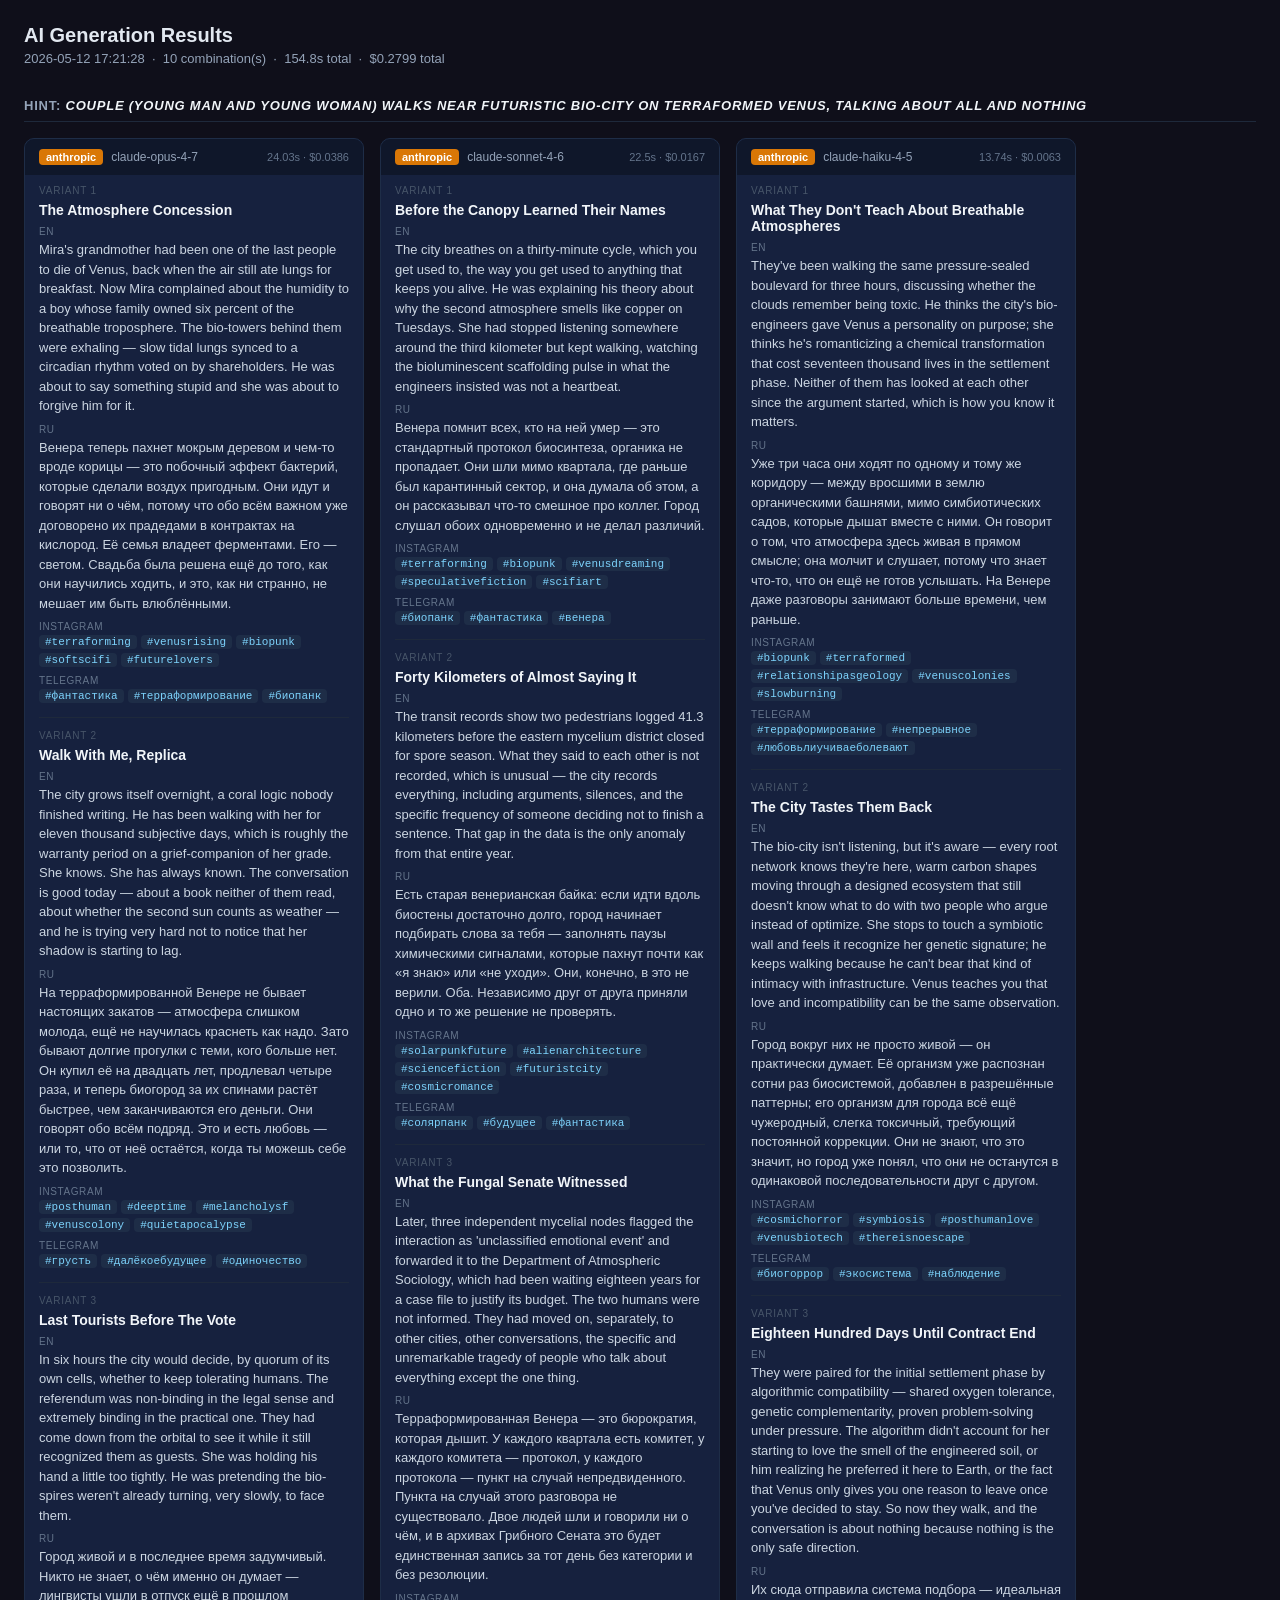
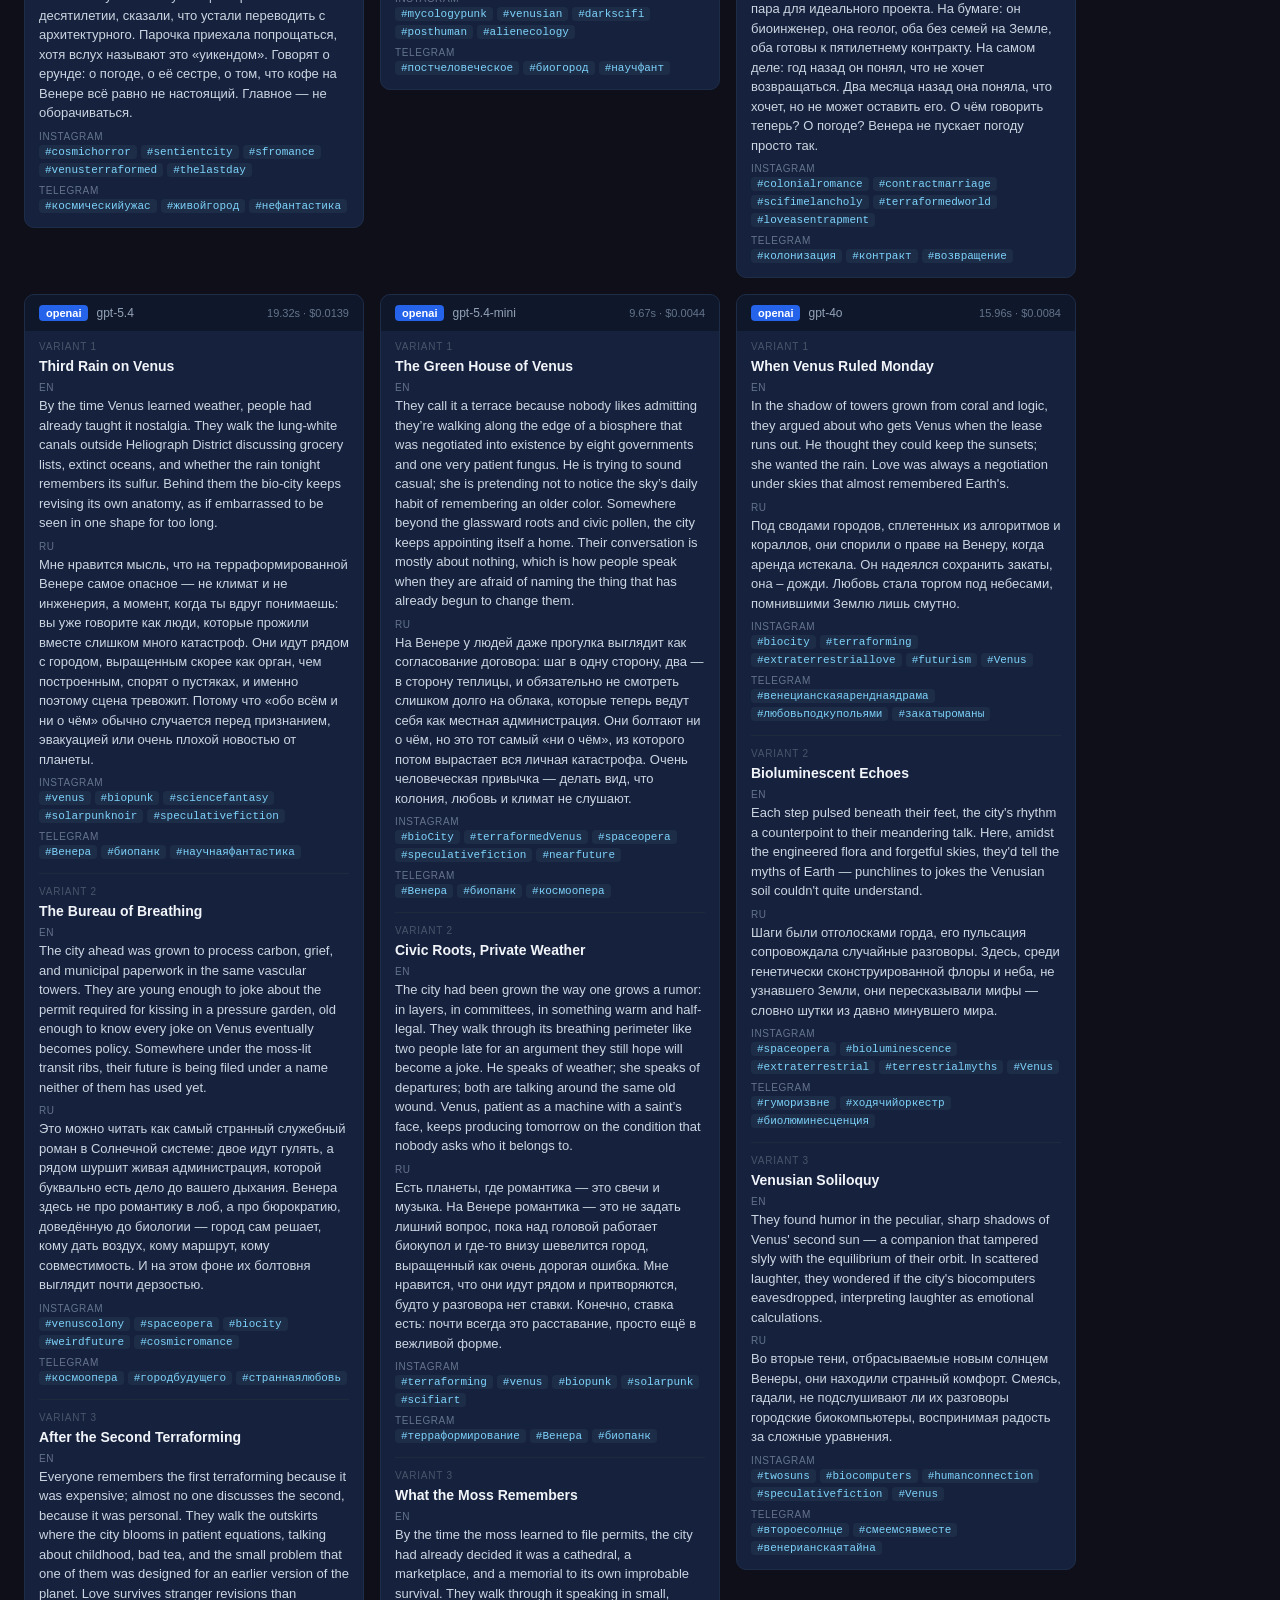
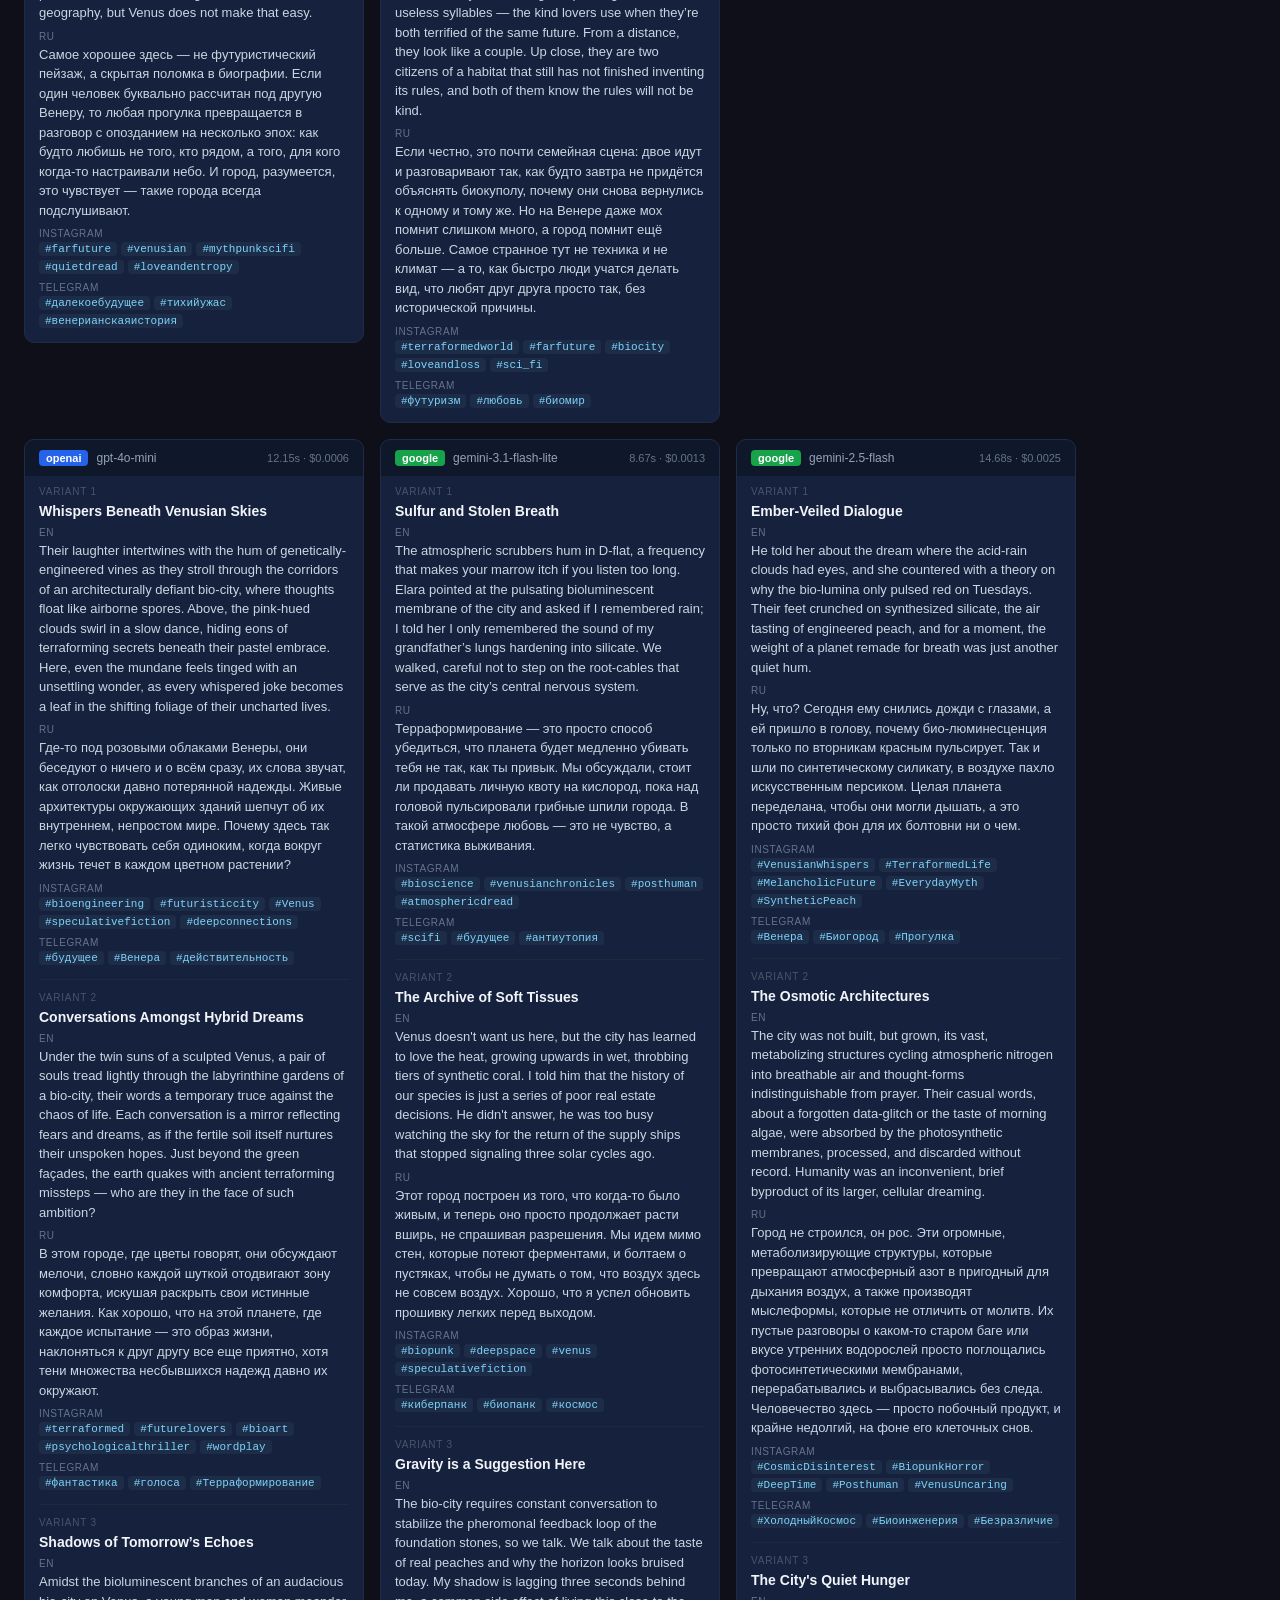
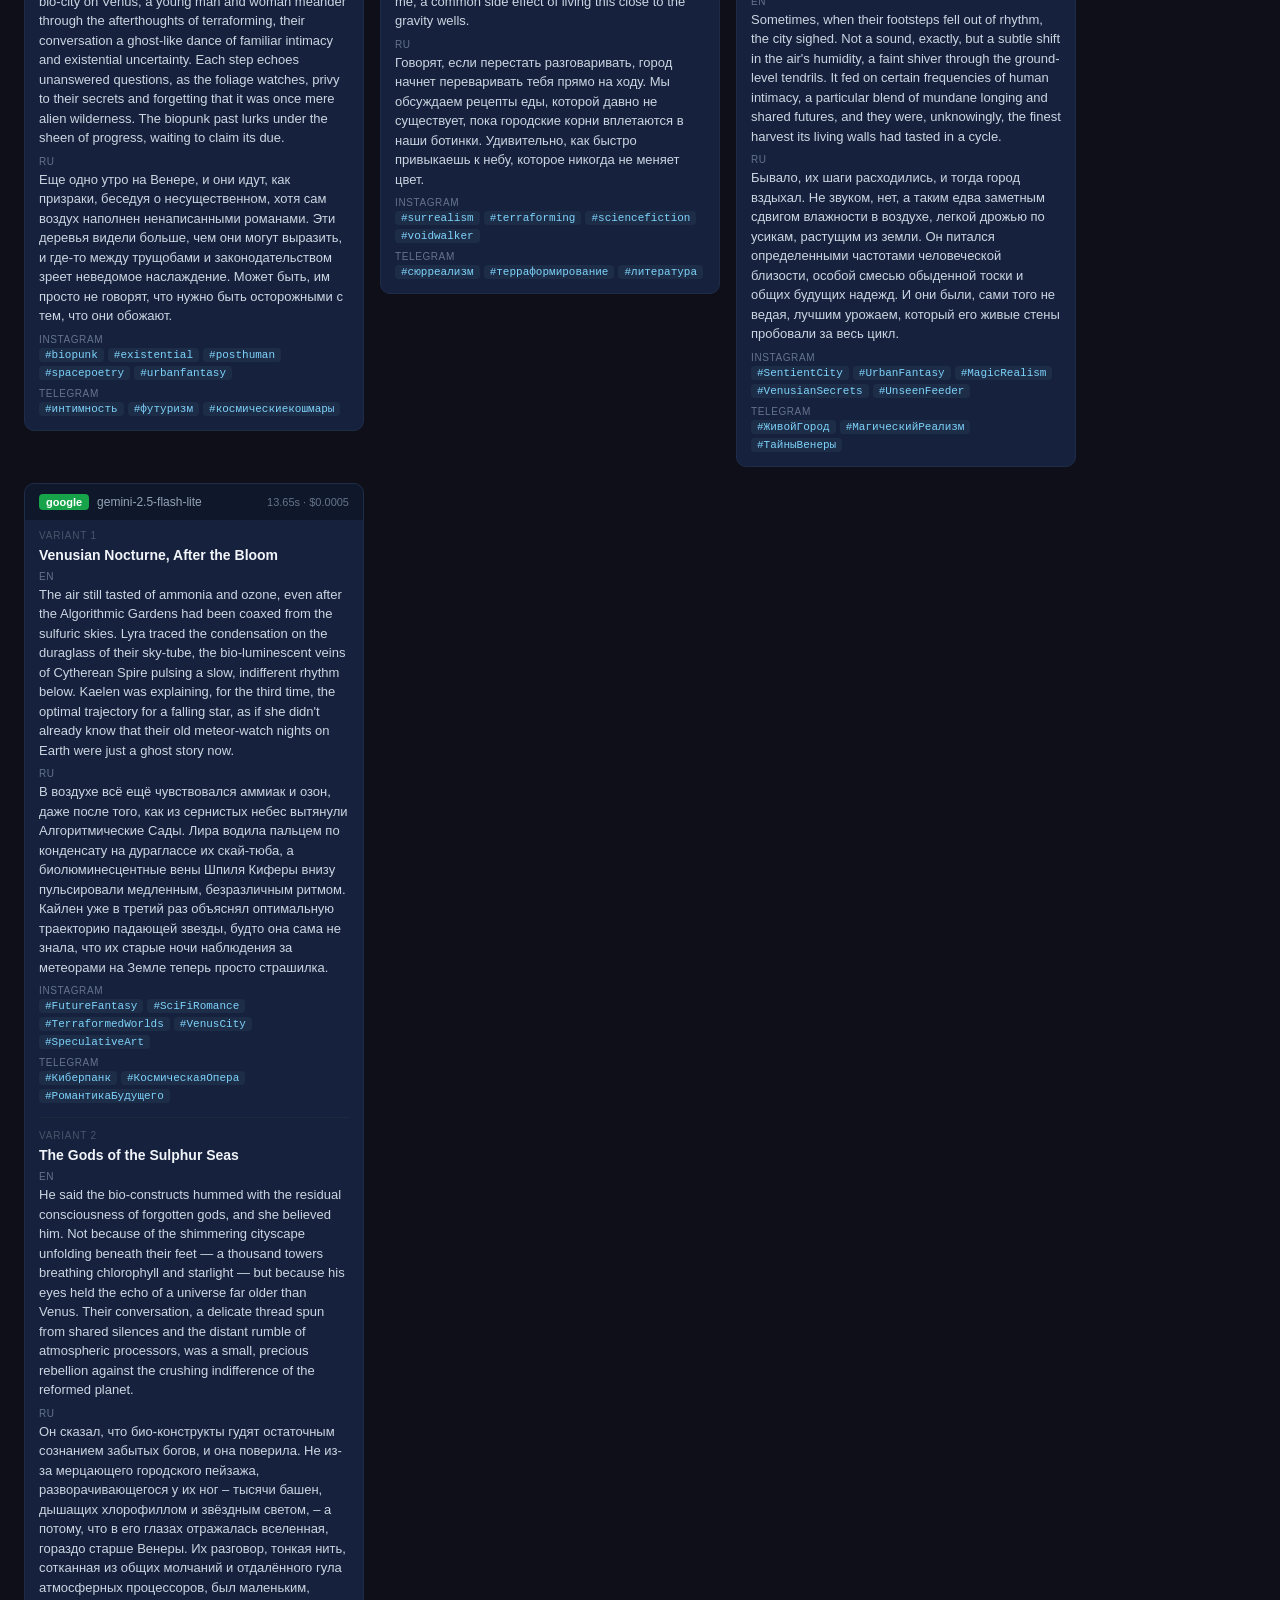
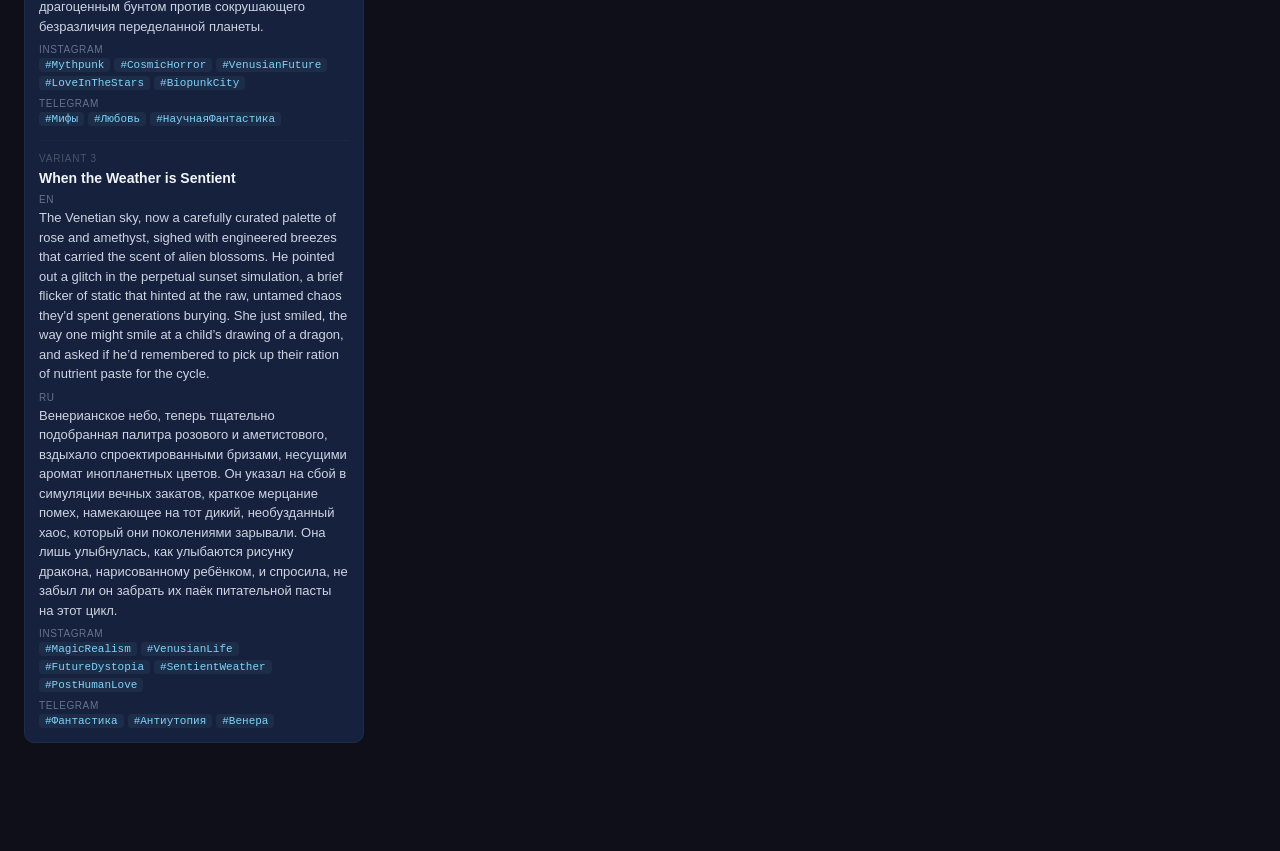
<file: docs/ai_gen_tests/results_20260512_171853.html>
<!doctype html><html lang='en'><head>
<meta charset='utf-8'>
<meta name='viewport' content='width=device-width,initial-scale=1'>
<title>AI Generation Results — 2026-05-12 17:21:28</title>
<style>
* { box-sizing: border-box; margin: 0; padding: 0; }
body { background: #0f0f1a; color: #e2e8f0; font-family: -apple-system, BlinkMacSystemFont, 'Segoe UI', sans-serif; font-size: 14px; padding: 24px; }
h1 { font-size: 20px; font-weight: 600; margin-bottom: 4px; }
.meta { color: #94a3b8; font-size: 13px; margin-bottom: 32px; }
.hint-section { margin-bottom: 40px; }
.hint-label { font-size: 13px; font-weight: 600; color: #94a3b8; text-transform: uppercase; letter-spacing: .06em; border-bottom: 1px solid #1e293b; padding-bottom: 8px; margin-bottom: 16px; }
.hint-label span { color: #f1f5f9; font-weight: 700; font-style: italic; }
.cards { display: flex; flex-wrap: wrap; gap: 16px; align-items: flex-start; }
.card { background: #16213e; border-radius: 10px; padding: 0; width: 340px; flex-shrink: 0; overflow: hidden; border: 1px solid #1e2d47; }
.card.error { border-left: 4px solid #e74c3c; }
.card-header { padding: 10px 14px; background: #0f172a; display: flex; align-items: center; gap: 8px; }
.badge { font-size: 11px; font-weight: 700; padding: 2px 7px; border-radius: 4px; color: #fff; }
.model-name { font-size: 12px; color: #94a3b8; flex: 1; overflow: hidden; text-overflow: ellipsis; white-space: nowrap; }
.time-chip { font-size: 11px; color: #64748b; white-space: nowrap; }
.variants { padding: 10px 14px 14px; display: flex; flex-direction: column; gap: 14px; }
.variant { border-top: 1px solid #1e293b; padding-top: 12px; }
.variant:first-child { border-top: none; padding-top: 0; }
.var-num { font-size: 10px; color: #475569; text-transform: uppercase; letter-spacing: .08em; margin-bottom: 6px; }
.title { font-weight: 600; font-size: 14px; color: #f1f5f9; margin-bottom: 6px; }
.field-label { font-size: 10px; color: #64748b; text-transform: uppercase; letter-spacing: .06em; margin-top: 8px; margin-bottom: 3px; }
.field-value { color: #cbd5e1; line-height: 1.5; font-size: 13px; }
.tags { display: flex; flex-wrap: wrap; gap: 4px; margin-top: 3px; }
.tag { background: #1e2d47; color: #7dd3fc; font-size: 11px; padding: 1px 6px; border-radius: 4px; font-family: monospace; }
.error-msg { padding: 14px; color: #fca5a5; font-size: 13px; line-height: 1.5; word-break: break-word; }
</style>
</head><body>
<h1>AI Generation Results</h1>
<p class='meta'>2026-05-12 17:21:28 &nbsp;·&nbsp; 10 combination(s) &nbsp;·&nbsp; 154.8s total &nbsp;·&nbsp; $0.2799 total</p>
<div class='hint-section'>
<div class='hint-label'>Hint: <span>Couple (young man and young woman) walks near futuristic bio-city on terraformed Venus, talking about all and nothing</span></div>
<div class='cards'>
<div class='card'>
<div class='card-header'><span class='badge' style='background:#d97706'>anthropic</span><span class='model-name'>claude-opus-4-7</span><span class='time-chip'>24.03s · $0.0386</span></div>
<div class='variants'>
<div class='variant'>
<div class='var-num'>Variant 1</div>
<div class='title'>The Atmosphere Concession</div>
<div class='field-label'>EN</div>
<div class='field-value'>Mira&#x27;s grandmother had been one of the last people to die of Venus, back when the air still ate lungs for breakfast. Now Mira complained about the humidity to a boy whose family owned six percent of the breathable troposphere. The bio-towers behind them were exhaling — slow tidal lungs synced to a circadian rhythm voted on by shareholders. He was about to say something stupid and she was about to forgive him for it.</div>
<div class='field-label'>RU</div>
<div class='field-value'>Венера теперь пахнет мокрым деревом и чем-то вроде корицы — это побочный эффект бактерий, которые сделали воздух пригодным. Они идут и говорят ни о чём, потому что обо всём важном уже договорено их прадедами в контрактах на кислород. Её семья владеет ферментами. Его — светом. Свадьба была решена ещё до того, как они научились ходить, и это, как ни странно, не мешает им быть влюблёнными.</div>
<div class='field-label'>Instagram</div>
<div class='tags'><span class="tag">#terraforming</span><span class="tag">#venusrising</span><span class="tag">#biopunk</span><span class="tag">#softscifi</span><span class="tag">#futurelovers</span></div>
<div class='field-label'>Telegram</div>
<div class='tags'><span class="tag">#фантастика</span><span class="tag">#терраформирование</span><span class="tag">#биопанк</span></div>
</div>
<div class='variant'>
<div class='var-num'>Variant 2</div>
<div class='title'>Walk With Me, Replica</div>
<div class='field-label'>EN</div>
<div class='field-value'>The city grows itself overnight, a coral logic nobody finished writing. He has been walking with her for eleven thousand subjective days, which is roughly the warranty period on a grief-companion of her grade. She knows. She has always known. The conversation is good today — about a book neither of them read, about whether the second sun counts as weather — and he is trying very hard not to notice that her shadow is starting to lag.</div>
<div class='field-label'>RU</div>
<div class='field-value'>На терраформированной Венере не бывает настоящих закатов — атмосфера слишком молода, ещё не научилась краснеть как надо. Зато бывают долгие прогулки с теми, кого больше нет. Он купил её на двадцать лет, продлевал четыре раза, и теперь биогород за их спинами растёт быстрее, чем заканчиваются его деньги. Они говорят обо всём подряд. Это и есть любовь — или то, что от неё остаётся, когда ты можешь себе это позволить.</div>
<div class='field-label'>Instagram</div>
<div class='tags'><span class="tag">#posthuman</span><span class="tag">#deeptime</span><span class="tag">#melancholysf</span><span class="tag">#venuscolony</span><span class="tag">#quietapocalypse</span></div>
<div class='field-label'>Telegram</div>
<div class='tags'><span class="tag">#грусть</span><span class="tag">#далёкоебудущее</span><span class="tag">#одиночество</span></div>
</div>
<div class='variant'>
<div class='var-num'>Variant 3</div>
<div class='title'>Last Tourists Before The Vote</div>
<div class='field-label'>EN</div>
<div class='field-value'>In six hours the city would decide, by quorum of its own cells, whether to keep tolerating humans. The referendum was non-binding in the legal sense and extremely binding in the practical one. They had come down from the orbital to see it while it still recognized them as guests. She was holding his hand a little too tightly. He was pretending the bio-spires weren&#x27;t already turning, very slowly, to face them.</div>
<div class='field-label'>RU</div>
<div class='field-value'>Город живой и в последнее время задумчивый. Никто не знает, о чём именно он думает — лингвисты ушли в отпуск ещё в прошлом десятилетии, сказали, что устали переводить с архитектурного. Парочка приехала попрощаться, хотя вслух называют это «уикендом». Говорят о ерунде: о погоде, о её сестре, о том, что кофе на Венере всё равно не настоящий. Главное — не оборачиваться.</div>
<div class='field-label'>Instagram</div>
<div class='tags'><span class="tag">#cosmichorror</span><span class="tag">#sentientcity</span><span class="tag">#sfromance</span><span class="tag">#venusterraformed</span><span class="tag">#thelastday</span></div>
<div class='field-label'>Telegram</div>
<div class='tags'><span class="tag">#космическийужас</span><span class="tag">#живойгород</span><span class="tag">#нефантастика</span></div>
</div>
</div>
</div>
<div class='card'>
<div class='card-header'><span class='badge' style='background:#d97706'>anthropic</span><span class='model-name'>claude-sonnet-4-6</span><span class='time-chip'>22.5s · $0.0167</span></div>
<div class='variants'>
<div class='variant'>
<div class='var-num'>Variant 1</div>
<div class='title'>Before the Canopy Learned Their Names</div>
<div class='field-label'>EN</div>
<div class='field-value'>The city breathes on a thirty-minute cycle, which you get used to, the way you get used to anything that keeps you alive. He was explaining his theory about why the second atmosphere smells like copper on Tuesdays. She had stopped listening somewhere around the third kilometer but kept walking, watching the bioluminescent scaffolding pulse in what the engineers insisted was not a heartbeat.</div>
<div class='field-label'>RU</div>
<div class='field-value'>Венера помнит всех, кто на ней умер — это стандартный протокол биосинтеза, органика не пропадает. Они шли мимо квартала, где раньше был карантинный сектор, и она думала об этом, а он рассказывал что-то смешное про коллег. Город слушал обоих одновременно и не делал различий.</div>
<div class='field-label'>Instagram</div>
<div class='tags'><span class="tag">#terraforming</span><span class="tag">#biopunk</span><span class="tag">#venusdreaming</span><span class="tag">#speculativefiction</span><span class="tag">#scifiart</span></div>
<div class='field-label'>Telegram</div>
<div class='tags'><span class="tag">#биопанк</span><span class="tag">#фантастика</span><span class="tag">#венера</span></div>
</div>
<div class='variant'>
<div class='var-num'>Variant 2</div>
<div class='title'>Forty Kilometers of Almost Saying It</div>
<div class='field-label'>EN</div>
<div class='field-value'>The transit records show two pedestrians logged 41.3 kilometers before the eastern mycelium district closed for spore season. What they said to each other is not recorded, which is unusual — the city records everything, including arguments, silences, and the specific frequency of someone deciding not to finish a sentence. That gap in the data is the only anomaly from that entire year.</div>
<div class='field-label'>RU</div>
<div class='field-value'>Есть старая венерианская байка: если идти вдоль биостены достаточно долго, город начинает подбирать слова за тебя — заполнять паузы химическими сигналами, которые пахнут почти как «я знаю» или «не уходи». Они, конечно, в это не верили. Оба. Независимо друг от друга приняли одно и то же решение не проверять.</div>
<div class='field-label'>Instagram</div>
<div class='tags'><span class="tag">#solarpunkfuture</span><span class="tag">#alienarchitecture</span><span class="tag">#sciencefiction</span><span class="tag">#futuristcity</span><span class="tag">#cosmicromance</span></div>
<div class='field-label'>Telegram</div>
<div class='tags'><span class="tag">#солярпанк</span><span class="tag">#будущее</span><span class="tag">#фантастика</span></div>
</div>
<div class='variant'>
<div class='var-num'>Variant 3</div>
<div class='title'>What the Fungal Senate Witnessed</div>
<div class='field-label'>EN</div>
<div class='field-value'>Later, three independent mycelial nodes flagged the interaction as &#x27;unclassified emotional event&#x27; and forwarded it to the Department of Atmospheric Sociology, which had been waiting eighteen years for a case file to justify its budget. The two humans were not informed. They had moved on, separately, to other cities, other conversations, the specific and unremarkable tragedy of people who talk about everything except the one thing.</div>
<div class='field-label'>RU</div>
<div class='field-value'>Терраформированная Венера — это бюрократия, которая дышит. У каждого квартала есть комитет, у каждого комитета — протокол, у каждого протокола — пункт на случай непредвиденного. Пункта на случай этого разговора не существовало. Двое людей шли и говорили ни о чём, и в архивах Грибного Сената это будет единственная запись за тот день без категории и без резолюции.</div>
<div class='field-label'>Instagram</div>
<div class='tags'><span class="tag">#mycologypunk</span><span class="tag">#venusian</span><span class="tag">#darkscifi</span><span class="tag">#posthuman</span><span class="tag">#alienecology</span></div>
<div class='field-label'>Telegram</div>
<div class='tags'><span class="tag">#постчеловеческое</span><span class="tag">#биогород</span><span class="tag">#научфант</span></div>
</div>
</div>
</div>
<div class='card'>
<div class='card-header'><span class='badge' style='background:#d97706'>anthropic</span><span class='model-name'>claude-haiku-4-5</span><span class='time-chip'>13.74s · $0.0063</span></div>
<div class='variants'>
<div class='variant'>
<div class='var-num'>Variant 1</div>
<div class='title'>What They Don&#x27;t Teach About Breathable Atmospheres</div>
<div class='field-label'>EN</div>
<div class='field-value'>They&#x27;ve been walking the same pressure-sealed boulevard for three hours, discussing whether the clouds remember being toxic. He thinks the city&#x27;s bio-engineers gave Venus a personality on purpose; she thinks he&#x27;s romanticizing a chemical transformation that cost seventeen thousand lives in the settlement phase. Neither of them has looked at each other since the argument started, which is how you know it matters.</div>
<div class='field-label'>RU</div>
<div class='field-value'>Уже три часа они ходят по одному и тому же коридору — между вросшими в землю органическими башнями, мимо симбиотических садов, которые дышат вместе с ними. Он говорит о том, что атмосфера здесь живая в прямом смысле; она молчит и слушает, потому что знает что-то, что он ещё не готов услышать. На Венере даже разговоры занимают больше времени, чем раньше.</div>
<div class='field-label'>Instagram</div>
<div class='tags'><span class="tag">#biopunk</span><span class="tag">#terraformed</span><span class="tag">#relationshipasgeology</span><span class="tag">#venuscolonies</span><span class="tag">#slowburning</span></div>
<div class='field-label'>Telegram</div>
<div class='tags'><span class="tag">#терраформирование</span><span class="tag">#непрерывное</span><span class="tag">#любовьлиучиваеболевают</span></div>
</div>
<div class='variant'>
<div class='var-num'>Variant 2</div>
<div class='title'>The City Tastes Them Back</div>
<div class='field-label'>EN</div>
<div class='field-value'>The bio-city isn&#x27;t listening, but it&#x27;s aware — every root network knows they&#x27;re here, warm carbon shapes moving through a designed ecosystem that still doesn&#x27;t know what to do with two people who argue instead of optimize. She stops to touch a symbiotic wall and feels it recognize her genetic signature; he keeps walking because he can&#x27;t bear that kind of intimacy with infrastructure. Venus teaches you that love and incompatibility can be the same observation.</div>
<div class='field-label'>RU</div>
<div class='field-value'>Город вокруг них не просто живой — он практически думает. Её организм уже распознан сотни раз биосистемой, добавлен в разрешённые паттерны; его организм для города всё ещё чужеродный, слегка токсичный, требующий постоянной коррекции. Они не знают, что это значит, но город уже понял, что они не останутся в одинаковой последовательности друг с другом.</div>
<div class='field-label'>Instagram</div>
<div class='tags'><span class="tag">#cosmichorror</span><span class="tag">#symbiosis</span><span class="tag">#posthumanlove</span><span class="tag">#venusbiotech</span><span class="tag">#thereisnoescape</span></div>
<div class='field-label'>Telegram</div>
<div class='tags'><span class="tag">#биогоррор</span><span class="tag">#экосистема</span><span class="tag">#наблюдение</span></div>
</div>
<div class='variant'>
<div class='var-num'>Variant 3</div>
<div class='title'>Eighteen Hundred Days Until Contract End</div>
<div class='field-label'>EN</div>
<div class='field-value'>They were paired for the initial settlement phase by algorithmic compatibility — shared oxygen tolerance, genetic complementarity, proven problem-solving under pressure. The algorithm didn&#x27;t account for her starting to love the smell of the engineered soil, or him realizing he preferred it here to Earth, or the fact that Venus only gives you one reason to leave once you&#x27;ve decided to stay. So now they walk, and the conversation is about nothing because nothing is the only safe direction.</div>
<div class='field-label'>RU</div>
<div class='field-value'>Их сюда отправила система подбора — идеальная пара для идеального проекта. На бумаге: он биоинженер, она геолог, оба без семей на Земле, оба готовы к пятилетнему контракту. На самом деле: год назад он понял, что не хочет возвращаться. Два месяца назад она поняла, что хочет, но не может оставить его. О чём говорить теперь? О погоде? Венера не пускает погоду просто так.</div>
<div class='field-label'>Instagram</div>
<div class='tags'><span class="tag">#colonialromance</span><span class="tag">#contractmarriage</span><span class="tag">#scifimelancholy</span><span class="tag">#terraformedworld</span><span class="tag">#loveasentrapment</span></div>
<div class='field-label'>Telegram</div>
<div class='tags'><span class="tag">#колонизация</span><span class="tag">#контракт</span><span class="tag">#возвращение</span></div>
</div>
</div>
</div>
<div class='card'>
<div class='card-header'><span class='badge' style='background:#2563eb'>openai</span><span class='model-name'>gpt-5.4</span><span class='time-chip'>19.32s · $0.0139</span></div>
<div class='variants'>
<div class='variant'>
<div class='var-num'>Variant 1</div>
<div class='title'>Third Rain on Venus</div>
<div class='field-label'>EN</div>
<div class='field-value'>By the time Venus learned weather, people had already taught it nostalgia. They walk the lung-white canals outside Heliograph District discussing grocery lists, extinct oceans, and whether the rain tonight remembers its sulfur. Behind them the bio-city keeps revising its own anatomy, as if embarrassed to be seen in one shape for too long.</div>
<div class='field-label'>RU</div>
<div class='field-value'>Мне нравится мысль, что на терраформированной Венере самое опасное — не климат и не инженерия, а момент, когда ты вдруг понимаешь: вы уже говорите как люди, которые прожили вместе слишком много катастроф. Они идут рядом с городом, выращенным скорее как орган, чем построенным, спорят о пустяках, и именно поэтому сцена тревожит. Потому что «обо всём и ни о чём» обычно случается перед признанием, эвакуацией или очень плохой новостью от планеты.</div>
<div class='field-label'>Instagram</div>
<div class='tags'><span class="tag">#venus</span><span class="tag">#biopunk</span><span class="tag">#sciencefantasy</span><span class="tag">#solarpunknoir</span><span class="tag">#speculativefiction</span></div>
<div class='field-label'>Telegram</div>
<div class='tags'><span class="tag">#Венера</span><span class="tag">#биопанк</span><span class="tag">#научнаяфантастика</span></div>
</div>
<div class='variant'>
<div class='var-num'>Variant 2</div>
<div class='title'>The Bureau of Breathing</div>
<div class='field-label'>EN</div>
<div class='field-value'>The city ahead was grown to process carbon, grief, and municipal paperwork in the same vascular towers. They are young enough to joke about the permit required for kissing in a pressure garden, old enough to know every joke on Venus eventually becomes policy. Somewhere under the moss-lit transit ribs, their future is being filed under a name neither of them has used yet.</div>
<div class='field-label'>RU</div>
<div class='field-value'>Это можно читать как самый странный служебный роман в Солнечной системе: двое идут гулять, а рядом шуршит живая администрация, которой буквально есть дело до вашего дыхания. Венера здесь не про романтику в лоб, а про бюрократию, доведённую до биологии — город сам решает, кому дать воздух, кому маршрут, кому совместимость. И на этом фоне их болтовня выглядит почти дерзостью.</div>
<div class='field-label'>Instagram</div>
<div class='tags'><span class="tag">#venuscolony</span><span class="tag">#spaceopera</span><span class="tag">#biocity</span><span class="tag">#weirdfuture</span><span class="tag">#cosmicromance</span></div>
<div class='field-label'>Telegram</div>
<div class='tags'><span class="tag">#космоопера</span><span class="tag">#городбудущего</span><span class="tag">#страннаялюбовь</span></div>
</div>
<div class='variant'>
<div class='var-num'>Variant 3</div>
<div class='title'>After the Second Terraforming</div>
<div class='field-label'>EN</div>
<div class='field-value'>Everyone remembers the first terraforming because it was expensive; almost no one discusses the second, because it was personal. They walk the outskirts where the city blooms in patient equations, talking about childhood, bad tea, and the small problem that one of them was designed for an earlier version of the planet. Love survives stranger revisions than geography, but Venus does not make that easy.</div>
<div class='field-label'>RU</div>
<div class='field-value'>Самое хорошее здесь — не футуристический пейзаж, а скрытая поломка в биографии. Если один человек буквально рассчитан под другую Венеру, то любая прогулка превращается в разговор с опозданием на несколько эпох: как будто любишь не того, кто рядом, а того, для кого когда-то настраивали небо. И город, разумеется, это чувствует — такие города всегда подслушивают.</div>
<div class='field-label'>Instagram</div>
<div class='tags'><span class="tag">#farfuture</span><span class="tag">#venusian</span><span class="tag">#mythpunkscifi</span><span class="tag">#quietdread</span><span class="tag">#loveandentropy</span></div>
<div class='field-label'>Telegram</div>
<div class='tags'><span class="tag">#далекоебудущее</span><span class="tag">#тихийужас</span><span class="tag">#венерианскаяистория</span></div>
</div>
</div>
</div>
<div class='card'>
<div class='card-header'><span class='badge' style='background:#2563eb'>openai</span><span class='model-name'>gpt-5.4-mini</span><span class='time-chip'>9.67s · $0.0044</span></div>
<div class='variants'>
<div class='variant'>
<div class='var-num'>Variant 1</div>
<div class='title'>The Green House of Venus</div>
<div class='field-label'>EN</div>
<div class='field-value'>They call it a terrace because nobody likes admitting they’re walking along the edge of a biosphere that was negotiated into existence by eight governments and one very patient fungus. He is trying to sound casual; she is pretending not to notice the sky’s daily habit of remembering an older color. Somewhere beyond the glassward roots and civic pollen, the city keeps appointing itself a home.

Their conversation is mostly about nothing, which is how people speak when they are afraid of naming the thing that has already begun to change them.</div>
<div class='field-label'>RU</div>
<div class='field-value'>На Венере у людей даже прогулка выглядит как согласование договора: шаг в одну сторону, два — в сторону теплицы, и обязательно не смотреть слишком долго на облака, которые теперь ведут себя как местная администрация. Они болтают ни о чём, но это тот самый «ни о чём», из которого потом вырастает вся личная катастрофа. Очень человеческая привычка — делать вид, что колония, любовь и климат не слушают.</div>
<div class='field-label'>Instagram</div>
<div class='tags'><span class="tag">#bioCity</span><span class="tag">#terraformedVenus</span><span class="tag">#spaceopera</span><span class="tag">#speculativefiction</span><span class="tag">#nearfuture</span></div>
<div class='field-label'>Telegram</div>
<div class='tags'><span class="tag">#Венера</span><span class="tag">#биопанк</span><span class="tag">#космоопера</span></div>
</div>
<div class='variant'>
<div class='var-num'>Variant 2</div>
<div class='title'>Civic Roots, Private Weather</div>
<div class='field-label'>EN</div>
<div class='field-value'>The city had been grown the way one grows a rumor: in layers, in committees, in something warm and half-legal. They walk through its breathing perimeter like two people late for an argument they still hope will become a joke.

He speaks of weather; she speaks of departures; both are talking around the same old wound. Venus, patient as a machine with a saint’s face, keeps producing tomorrow on the condition that nobody asks who it belongs to.</div>
<div class='field-label'>RU</div>
<div class='field-value'>Есть планеты, где романтика — это свечи и музыка. На Венере романтика — это не задать лишний вопрос, пока над головой работает биокупол и где-то внизу шевелится город, выращенный как очень дорогая ошибка. Мне нравится, что они идут рядом и притворяются, будто у разговора нет ставки. Конечно, ставка есть: почти всегда это расставание, просто ещё в вежливой форме.</div>
<div class='field-label'>Instagram</div>
<div class='tags'><span class="tag">#terraforming</span><span class="tag">#venus</span><span class="tag">#biopunk</span><span class="tag">#solarpunk</span><span class="tag">#scifiart</span></div>
<div class='field-label'>Telegram</div>
<div class='tags'><span class="tag">#терраформирование</span><span class="tag">#Венера</span><span class="tag">#биопанк</span></div>
</div>
<div class='variant'>
<div class='var-num'>Variant 3</div>
<div class='title'>What the Moss Remembers</div>
<div class='field-label'>EN</div>
<div class='field-value'>By the time the moss learned to file permits, the city had already decided it was a cathedral, a marketplace, and a memorial to its own improbable survival. They walk through it speaking in small, useless syllables — the kind lovers use when they’re both terrified of the same future.

From a distance, they look like a couple. Up close, they are two citizens of a habitat that still has not finished inventing its rules, and both of them know the rules will not be kind.</div>
<div class='field-label'>RU</div>
<div class='field-value'>Если честно, это почти семейная сцена: двое идут и разговаривают так, как будто завтра не придётся объяснять биокуполу, почему они снова вернулись к одному и тому же. Но на Венере даже мох помнит слишком много, а город помнит ещё больше. Самое странное тут не техника и не климат — а то, как быстро люди учатся делать вид, что любят друг друга просто так, без исторической причины.</div>
<div class='field-label'>Instagram</div>
<div class='tags'><span class="tag">#terraformedworld</span><span class="tag">#farfuture</span><span class="tag">#biocity</span><span class="tag">#loveandloss</span><span class="tag">#sci_fi</span></div>
<div class='field-label'>Telegram</div>
<div class='tags'><span class="tag">#футуризм</span><span class="tag">#любовь</span><span class="tag">#биомир</span></div>
</div>
</div>
</div>
<div class='card'>
<div class='card-header'><span class='badge' style='background:#2563eb'>openai</span><span class='model-name'>gpt-4o</span><span class='time-chip'>15.96s · $0.0084</span></div>
<div class='variants'>
<div class='variant'>
<div class='var-num'>Variant 1</div>
<div class='title'>When Venus Ruled Monday</div>
<div class='field-label'>EN</div>
<div class='field-value'>In the shadow of towers grown from coral and logic, they argued about who gets Venus when the lease runs out. He thought they could keep the sunsets; she wanted the rain. Love was always a negotiation under skies that almost remembered Earth&#x27;s.</div>
<div class='field-label'>RU</div>
<div class='field-value'>Под сводами городов, сплетенных из алгоритмов и кораллов, они спорили о праве на Венеру, когда аренда истекала. Он надеялся сохранить закаты, она – дожди. Любовь стала торгом под небесами, помнившими Землю лишь смутно.</div>
<div class='field-label'>Instagram</div>
<div class='tags'><span class="tag">#biocity</span><span class="tag">#terraforming</span><span class="tag">#extraterrestriallove</span><span class="tag">#futurism</span><span class="tag">#Venus</span></div>
<div class='field-label'>Telegram</div>
<div class='tags'><span class="tag">#венецианскаяаренднаядрама</span><span class="tag">#любовьподкупольями</span><span class="tag">#закатыроманы</span></div>
</div>
<div class='variant'>
<div class='var-num'>Variant 2</div>
<div class='title'>Bioluminescent Echoes</div>
<div class='field-label'>EN</div>
<div class='field-value'>Each step pulsed beneath their feet, the city&#x27;s rhythm a counterpoint to their meandering talk. Here, amidst the engineered flora and forgetful skies, they&#x27;d tell the myths of Earth — punchlines to jokes the Venusian soil couldn&#x27;t quite understand.</div>
<div class='field-label'>RU</div>
<div class='field-value'>Шаги были отголосками горда, его пульсация сопровождала случайные разговоры. Здесь, среди генетически сконструированной флоры и неба, не узнавшего Земли, они пересказывали мифы — словно шутки из давно минувшего мира.</div>
<div class='field-label'>Instagram</div>
<div class='tags'><span class="tag">#spaceopera</span><span class="tag">#bioluminescence</span><span class="tag">#extraterrestrial</span><span class="tag">#terrestrialmyths</span><span class="tag">#Venus</span></div>
<div class='field-label'>Telegram</div>
<div class='tags'><span class="tag">#гуморизвне</span><span class="tag">#ходячийоркестр</span><span class="tag">#биолюминесценция</span></div>
</div>
<div class='variant'>
<div class='var-num'>Variant 3</div>
<div class='title'>Venusian Soliloquy</div>
<div class='field-label'>EN</div>
<div class='field-value'>They found humor in the peculiar, sharp shadows of Venus&#x27; second sun — a companion that tampered slyly with the equilibrium of their orbit. In scattered laughter, they wondered if the city&#x27;s biocomputers eavesdropped, interpreting laughter as emotional calculations.</div>
<div class='field-label'>RU</div>
<div class='field-value'>Во вторые тени, отбрасываемые новым солнцем Венеры, они находили странный комфорт. Смеясь, гадали, не подслушивают ли их разговоры городские биокомпьютеры, воспринимая радость за сложные уравнения.</div>
<div class='field-label'>Instagram</div>
<div class='tags'><span class="tag">#twosuns</span><span class="tag">#biocomputers</span><span class="tag">#humanconnection</span><span class="tag">#speculativefiction</span><span class="tag">#Venus</span></div>
<div class='field-label'>Telegram</div>
<div class='tags'><span class="tag">#второесолнце</span><span class="tag">#смеемсявместе</span><span class="tag">#венерианскаятайна</span></div>
</div>
</div>
</div>
<div class='card'>
<div class='card-header'><span class='badge' style='background:#2563eb'>openai</span><span class='model-name'>gpt-4o-mini</span><span class='time-chip'>12.15s · $0.0006</span></div>
<div class='variants'>
<div class='variant'>
<div class='var-num'>Variant 1</div>
<div class='title'>Whispers Beneath Venusian Skies</div>
<div class='field-label'>EN</div>
<div class='field-value'>Their laughter intertwines with the hum of genetically-engineered vines as they stroll through the corridors of an architecturally defiant bio-city, where thoughts float like airborne spores. Above, the pink-hued clouds swirl in a slow dance, hiding eons of terraforming secrets beneath their pastel embrace. Here, even the mundane feels tinged with an unsettling wonder, as every whispered joke becomes a leaf in the shifting foliage of their uncharted lives.</div>
<div class='field-label'>RU</div>
<div class='field-value'>Где-то под розовыми облаками Венеры, они беседуют о ничего и о всём сразу, их слова звучат, как отголоски давно потерянной надежды. Живые архитектуры окружающих зданий шепчут об их внутреннем, непростом мире. Почему здесь так легко чувствовать себя одиноким, когда вокруг жизнь течет в каждом цветном растении?</div>
<div class='field-label'>Instagram</div>
<div class='tags'><span class="tag">#bioengineering</span><span class="tag">#futuristiccity</span><span class="tag">#Venus</span><span class="tag">#speculativefiction</span><span class="tag">#deepconnections</span></div>
<div class='field-label'>Telegram</div>
<div class='tags'><span class="tag">#будущее</span><span class="tag">#Венера</span><span class="tag">#действительность</span></div>
</div>
<div class='variant'>
<div class='var-num'>Variant 2</div>
<div class='title'>Conversations Amongst Hybrid Dreams</div>
<div class='field-label'>EN</div>
<div class='field-value'>Under the twin suns of a sculpted Venus, a pair of souls tread lightly through the labyrinthine gardens of a bio-city, their words a temporary truce against the chaos of life. Each conversation is a mirror reflecting fears and dreams, as if the fertile soil itself nurtures their unspoken hopes. Just beyond the green façades, the earth quakes with ancient terraforming missteps — who are they in the face of such ambition?</div>
<div class='field-label'>RU</div>
<div class='field-value'>В этом городе, где цветы говорят, они обсуждают мелочи, словно каждой шуткой отодвигают зону комфорта, искушая раскрыть свои истинные желания. Как хорошо, что на этой планете, где каждое испытание — это образ жизни, наклоняться к друг другу все еще приятно, хотя тени множества несбывшихся надежд давно их окружают.</div>
<div class='field-label'>Instagram</div>
<div class='tags'><span class="tag">#terraformed</span><span class="tag">#futurelovers</span><span class="tag">#bioart</span><span class="tag">#psychologicalthriller</span><span class="tag">#wordplay</span></div>
<div class='field-label'>Telegram</div>
<div class='tags'><span class="tag">#фантастика</span><span class="tag">#голоса</span><span class="tag">#Терраформирование</span></div>
</div>
<div class='variant'>
<div class='var-num'>Variant 3</div>
<div class='title'>Shadows of Tomorrow’s Echoes</div>
<div class='field-label'>EN</div>
<div class='field-value'>Amidst the bioluminescent branches of an audacious bio-city on Venus, a young man and woman meander through the afterthoughts of terraforming, their conversation a ghost-like dance of familiar intimacy and existential uncertainty. Each step echoes unanswered questions, as the foliage watches, privy to their secrets and forgetting that it was once mere alien wilderness. The biopunk past lurks under the sheen of progress, waiting to claim its due.</div>
<div class='field-label'>RU</div>
<div class='field-value'>Еще одно утро на Венере, и они идут, как призраки, беседуя о несущественном, хотя сам воздух наполнен ненаписанными романами. Эти деревья видели больше, чем они могут выразить, и где-то между трущобами и законодательством зреет неведомое наслаждение. Может быть, им просто не говорят, что нужно быть осторожными с тем, что они обожают.</div>
<div class='field-label'>Instagram</div>
<div class='tags'><span class="tag">#biopunk</span><span class="tag">#existential</span><span class="tag">#posthuman</span><span class="tag">#spacepoetry</span><span class="tag">#urbanfantasy</span></div>
<div class='field-label'>Telegram</div>
<div class='tags'><span class="tag">#интимность</span><span class="tag">#футуризм</span><span class="tag">#космическиекошмары</span></div>
</div>
</div>
</div>
<div class='card'>
<div class='card-header'><span class='badge' style='background:#16a34a'>google</span><span class='model-name'>gemini-3.1-flash-lite</span><span class='time-chip'>8.67s · $0.0013</span></div>
<div class='variants'>
<div class='variant'>
<div class='var-num'>Variant 1</div>
<div class='title'>Sulfur and Stolen Breath</div>
<div class='field-label'>EN</div>
<div class='field-value'>The atmospheric scrubbers hum in D-flat, a frequency that makes your marrow itch if you listen too long. Elara pointed at the pulsating bioluminescent membrane of the city and asked if I remembered rain; I told her I only remembered the sound of my grandfather’s lungs hardening into silicate. We walked, careful not to step on the root-cables that serve as the city’s central nervous system.</div>
<div class='field-label'>RU</div>
<div class='field-value'>Терраформирование — это просто способ убедиться, что планета будет медленно убивать тебя не так, как ты привык. Мы обсуждали, стоит ли продавать личную квоту на кислород, пока над головой пульсировали грибные шпили города. В такой атмосфере любовь — это не чувство, а статистика выживания.</div>
<div class='field-label'>Instagram</div>
<div class='tags'><span class="tag">#bioscience</span><span class="tag">#venusianchronicles</span><span class="tag">#posthuman</span><span class="tag">#atmosphericdread</span></div>
<div class='field-label'>Telegram</div>
<div class='tags'><span class="tag">#scifi</span><span class="tag">#будущее</span><span class="tag">#антиутопия</span></div>
</div>
<div class='variant'>
<div class='var-num'>Variant 2</div>
<div class='title'>The Archive of Soft Tissues</div>
<div class='field-label'>EN</div>
<div class='field-value'>Venus doesn&#x27;t want us here, but the city has learned to love the heat, growing upwards in wet, throbbing tiers of synthetic coral. I told him that the history of our species is just a series of poor real estate decisions. He didn&#x27;t answer, he was too busy watching the sky for the return of the supply ships that stopped signaling three solar cycles ago.</div>
<div class='field-label'>RU</div>
<div class='field-value'>Этот город построен из того, что когда-то было живым, и теперь оно просто продолжает расти вширь, не спрашивая разрешения. Мы идем мимо стен, которые потеют ферментами, и болтаем о пустяках, чтобы не думать о том, что воздух здесь не совсем воздух. Хорошо, что я успел обновить прошивку легких перед выходом.</div>
<div class='field-label'>Instagram</div>
<div class='tags'><span class="tag">#biopunk</span><span class="tag">#deepspace</span><span class="tag">#venus</span><span class="tag">#speculativefiction</span></div>
<div class='field-label'>Telegram</div>
<div class='tags'><span class="tag">#киберпанк</span><span class="tag">#биопанк</span><span class="tag">#космос</span></div>
</div>
<div class='variant'>
<div class='var-num'>Variant 3</div>
<div class='title'>Gravity is a Suggestion Here</div>
<div class='field-label'>EN</div>
<div class='field-value'>The bio-city requires constant conversation to stabilize the pheromonal feedback loop of the foundation stones, so we talk. We talk about the taste of real peaches and why the horizon looks bruised today. My shadow is lagging three seconds behind me, a common side effect of living this close to the gravity wells.</div>
<div class='field-label'>RU</div>
<div class='field-value'>Говорят, если перестать разговаривать, город начнет переваривать тебя прямо на ходу. Мы обсуждаем рецепты еды, которой давно не существует, пока городские корни вплетаются в наши ботинки. Удивительно, как быстро привыкаешь к небу, которое никогда не меняет цвет.</div>
<div class='field-label'>Instagram</div>
<div class='tags'><span class="tag">#surrealism</span><span class="tag">#terraforming</span><span class="tag">#sciencefiction</span><span class="tag">#voidwalker</span></div>
<div class='field-label'>Telegram</div>
<div class='tags'><span class="tag">#сюрреализм</span><span class="tag">#терраформирование</span><span class="tag">#литература</span></div>
</div>
</div>
</div>
<div class='card'>
<div class='card-header'><span class='badge' style='background:#16a34a'>google</span><span class='model-name'>gemini-2.5-flash</span><span class='time-chip'>14.68s · $0.0025</span></div>
<div class='variants'>
<div class='variant'>
<div class='var-num'>Variant 1</div>
<div class='title'>Ember-Veiled Dialogue</div>
<div class='field-label'>EN</div>
<div class='field-value'>He told her about the dream where the acid-rain clouds had eyes, and she countered with a theory on why the bio-lumina only pulsed red on Tuesdays. Their feet crunched on synthesized silicate, the air tasting of engineered peach, and for a moment, the weight of a planet remade for breath was just another quiet hum.</div>
<div class='field-label'>RU</div>
<div class='field-value'>Ну, что? Сегодня ему снились дожди с глазами, а ей пришло в голову, почему био-люминесценция только по вторникам красным пульсирует. Так и шли по синтетическому силикату, в воздухе пахло искусственным персиком. Целая планета переделана, чтобы они могли дышать, а это просто тихий фон для их болтовни ни о чем.</div>
<div class='field-label'>Instagram</div>
<div class='tags'><span class="tag">#VenusianWhispers</span><span class="tag">#TerraformedLife</span><span class="tag">#MelancholicFuture</span><span class="tag">#EverydayMyth</span><span class="tag">#SyntheticPeach</span></div>
<div class='field-label'>Telegram</div>
<div class='tags'><span class="tag">#Венера</span><span class="tag">#Биогород</span><span class="tag">#Прогулка</span></div>
</div>
<div class='variant'>
<div class='var-num'>Variant 2</div>
<div class='title'>The Osmotic Architectures</div>
<div class='field-label'>EN</div>
<div class='field-value'>The city was not built, but grown, its vast, metabolizing structures cycling atmospheric nitrogen into breathable air and thought-forms indistinguishable from prayer. Their casual words, about a forgotten data-glitch or the taste of morning algae, were absorbed by the photosynthetic membranes, processed, and discarded without record. Humanity was an inconvenient, brief byproduct of its larger, cellular dreaming.</div>
<div class='field-label'>RU</div>
<div class='field-value'>Город не строился, он рос. Эти огромные, метаболизирующие структуры, которые превращают атмосферный азот в пригодный для дыхания воздух, а также производят мыслеформы, которые не отличить от молитв. Их пустые разговоры о каком-то старом баге или вкусе утренних водорослей просто поглощались фотосинтетическими мембранами, перерабатывались и выбрасывались без следа. Человечество здесь — просто побочный продукт, и крайне недолгий, на фоне его клеточных снов.</div>
<div class='field-label'>Instagram</div>
<div class='tags'><span class="tag">#CosmicDisinterest</span><span class="tag">#BiopunkHorror</span><span class="tag">#DeepTime</span><span class="tag">#Posthuman</span><span class="tag">#VenusUncaring</span></div>
<div class='field-label'>Telegram</div>
<div class='tags'><span class="tag">#ХолодныйКосмос</span><span class="tag">#Биоинженерия</span><span class="tag">#Безразличие</span></div>
</div>
<div class='variant'>
<div class='var-num'>Variant 3</div>
<div class='title'>The City&#x27;s Quiet Hunger</div>
<div class='field-label'>EN</div>
<div class='field-value'>Sometimes, when their footsteps fell out of rhythm, the city sighed. Not a sound, exactly, but a subtle shift in the air&#x27;s humidity, a faint shiver through the ground-level tendrils. It fed on certain frequencies of human intimacy, a particular blend of mundane longing and shared futures, and they were, unknowingly, the finest harvest its living walls had tasted in a cycle.</div>
<div class='field-label'>RU</div>
<div class='field-value'>Бывало, их шаги расходились, и тогда город вздыхал. Не звуком, нет, а таким едва заметным сдвигом влажности в воздухе, легкой дрожью по усикам, растущим из земли. Он питался определенными частотами человеческой близости, особой смесью обыденной тоски и общих будущих надежд. И они были, сами того не ведая, лучшим урожаем, который его живые стены пробовали за весь цикл.</div>
<div class='field-label'>Instagram</div>
<div class='tags'><span class="tag">#SentientCity</span><span class="tag">#UrbanFantasy</span><span class="tag">#MagicRealism</span><span class="tag">#VenusianSecrets</span><span class="tag">#UnseenFeeder</span></div>
<div class='field-label'>Telegram</div>
<div class='tags'><span class="tag">#ЖивойГород</span><span class="tag">#МагическийРеализм</span><span class="tag">#ТайныВенеры</span></div>
</div>
</div>
</div>
<div class='card'>
<div class='card-header'><span class='badge' style='background:#16a34a'>google</span><span class='model-name'>gemini-2.5-flash-lite</span><span class='time-chip'>13.65s · $0.0005</span></div>
<div class='variants'>
<div class='variant'>
<div class='var-num'>Variant 1</div>
<div class='title'>Venusian Nocturne, After the Bloom</div>
<div class='field-label'>EN</div>
<div class='field-value'>The air still tasted of ammonia and ozone, even after the Algorithmic Gardens had been coaxed from the sulfuric skies. Lyra traced the condensation on the duraglass of their sky-tube, the bio-luminescent veins of Cytherean Spire pulsing a slow, indifferent rhythm below. Kaelen was explaining, for the third time, the optimal trajectory for a falling star, as if she didn&#x27;t already know that their old meteor-watch nights on Earth were just a ghost story now.</div>
<div class='field-label'>RU</div>
<div class='field-value'>В воздухе всё ещё чувствовался аммиак и озон, даже после того, как из сернистых небес вытянули Алгоритмические Сады. Лира водила пальцем по конденсату на дураглассе их скай-тюба, а биолюминесцентные вены Шпиля Киферы внизу пульсировали медленным, безразличным ритмом. Кайлен уже в третий раз объяснял оптимальную траекторию падающей звезды, будто она сама не знала, что их старые ночи наблюдения за метеорами на Земле теперь просто страшилка.</div>
<div class='field-label'>Instagram</div>
<div class='tags'><span class="tag">#FutureFantasy</span><span class="tag">#SciFiRomance</span><span class="tag">#TerraformedWorlds</span><span class="tag">#VenusCity</span><span class="tag">#SpeculativeArt</span></div>
<div class='field-label'>Telegram</div>
<div class='tags'><span class="tag">#Киберпанк</span><span class="tag">#КосмическаяОпера</span><span class="tag">#РомантикаБудущего</span></div>
</div>
<div class='variant'>
<div class='var-num'>Variant 2</div>
<div class='title'>The Gods of the Sulphur Seas</div>
<div class='field-label'>EN</div>
<div class='field-value'>He said the bio-constructs hummed with the residual consciousness of forgotten gods, and she believed him. Not because of the shimmering cityscape unfolding beneath their feet — a thousand towers breathing chlorophyll and starlight — but because his eyes held the echo of a universe far older than Venus. Their conversation, a delicate thread spun from shared silences and the distant rumble of atmospheric processors, was a small, precious rebellion against the crushing indifference of the reformed planet.</div>
<div class='field-label'>RU</div>
<div class='field-value'>Он сказал, что био-конструкты гудят остаточным сознанием забытых богов, и она поверила. Не из-за мерцающего городского пейзажа, разворачивающегося у их ног – тысячи башен, дышащих хлорофиллом и звёздным светом, – а потому, что в его глазах отражалась вселенная, гораздо старше Венеры. Их разговор, тонкая нить, сотканная из общих молчаний и отдалённого гула атмосферных процессоров, был маленьким, драгоценным бунтом против сокрушающего безразличия переделанной планеты.</div>
<div class='field-label'>Instagram</div>
<div class='tags'><span class="tag">#Mythpunk</span><span class="tag">#CosmicHorror</span><span class="tag">#VenusianFuture</span><span class="tag">#LoveInTheStars</span><span class="tag">#BiopunkCity</span></div>
<div class='field-label'>Telegram</div>
<div class='tags'><span class="tag">#Мифы</span><span class="tag">#Любовь</span><span class="tag">#НаучнаяФантастика</span></div>
</div>
<div class='variant'>
<div class='var-num'>Variant 3</div>
<div class='title'>When the Weather is Sentient</div>
<div class='field-label'>EN</div>
<div class='field-value'>The Venetian sky, now a carefully curated palette of rose and amethyst, sighed with engineered breezes that carried the scent of alien blossoms. He pointed out a glitch in the perpetual sunset simulation, a brief flicker of static that hinted at the raw, untamed chaos they&#x27;d spent generations burying. She just smiled, the way one might smile at a child’s drawing of a dragon, and asked if he’d remembered to pick up their ration of nutrient paste for the cycle.</div>
<div class='field-label'>RU</div>
<div class='field-value'>Венерианское небо, теперь тщательно подобранная палитра розового и аметистового, вздыхало спроектированными бризами, несущими аромат инопланетных цветов. Он указал на сбой в симуляции вечных закатов, краткое мерцание помех, намекающее на тот дикий, необузданный хаос, который они поколениями зарывали. Она лишь улыбнулась, как улыбаются рисунку дракона, нарисованному ребёнком, и спросила, не забыл ли он забрать их паёк питательной пасты на этот цикл.</div>
<div class='field-label'>Instagram</div>
<div class='tags'><span class="tag">#MagicRealism</span><span class="tag">#VenusianLife</span><span class="tag">#FutureDystopia</span><span class="tag">#SentientWeather</span><span class="tag">#PostHumanLove</span></div>
<div class='field-label'>Telegram</div>
<div class='tags'><span class="tag">#Фантастика</span><span class="tag">#Антиутопия</span><span class="tag">#Венера</span></div>
</div>
</div>
</div>
</div></div>
</body></html>
</file>
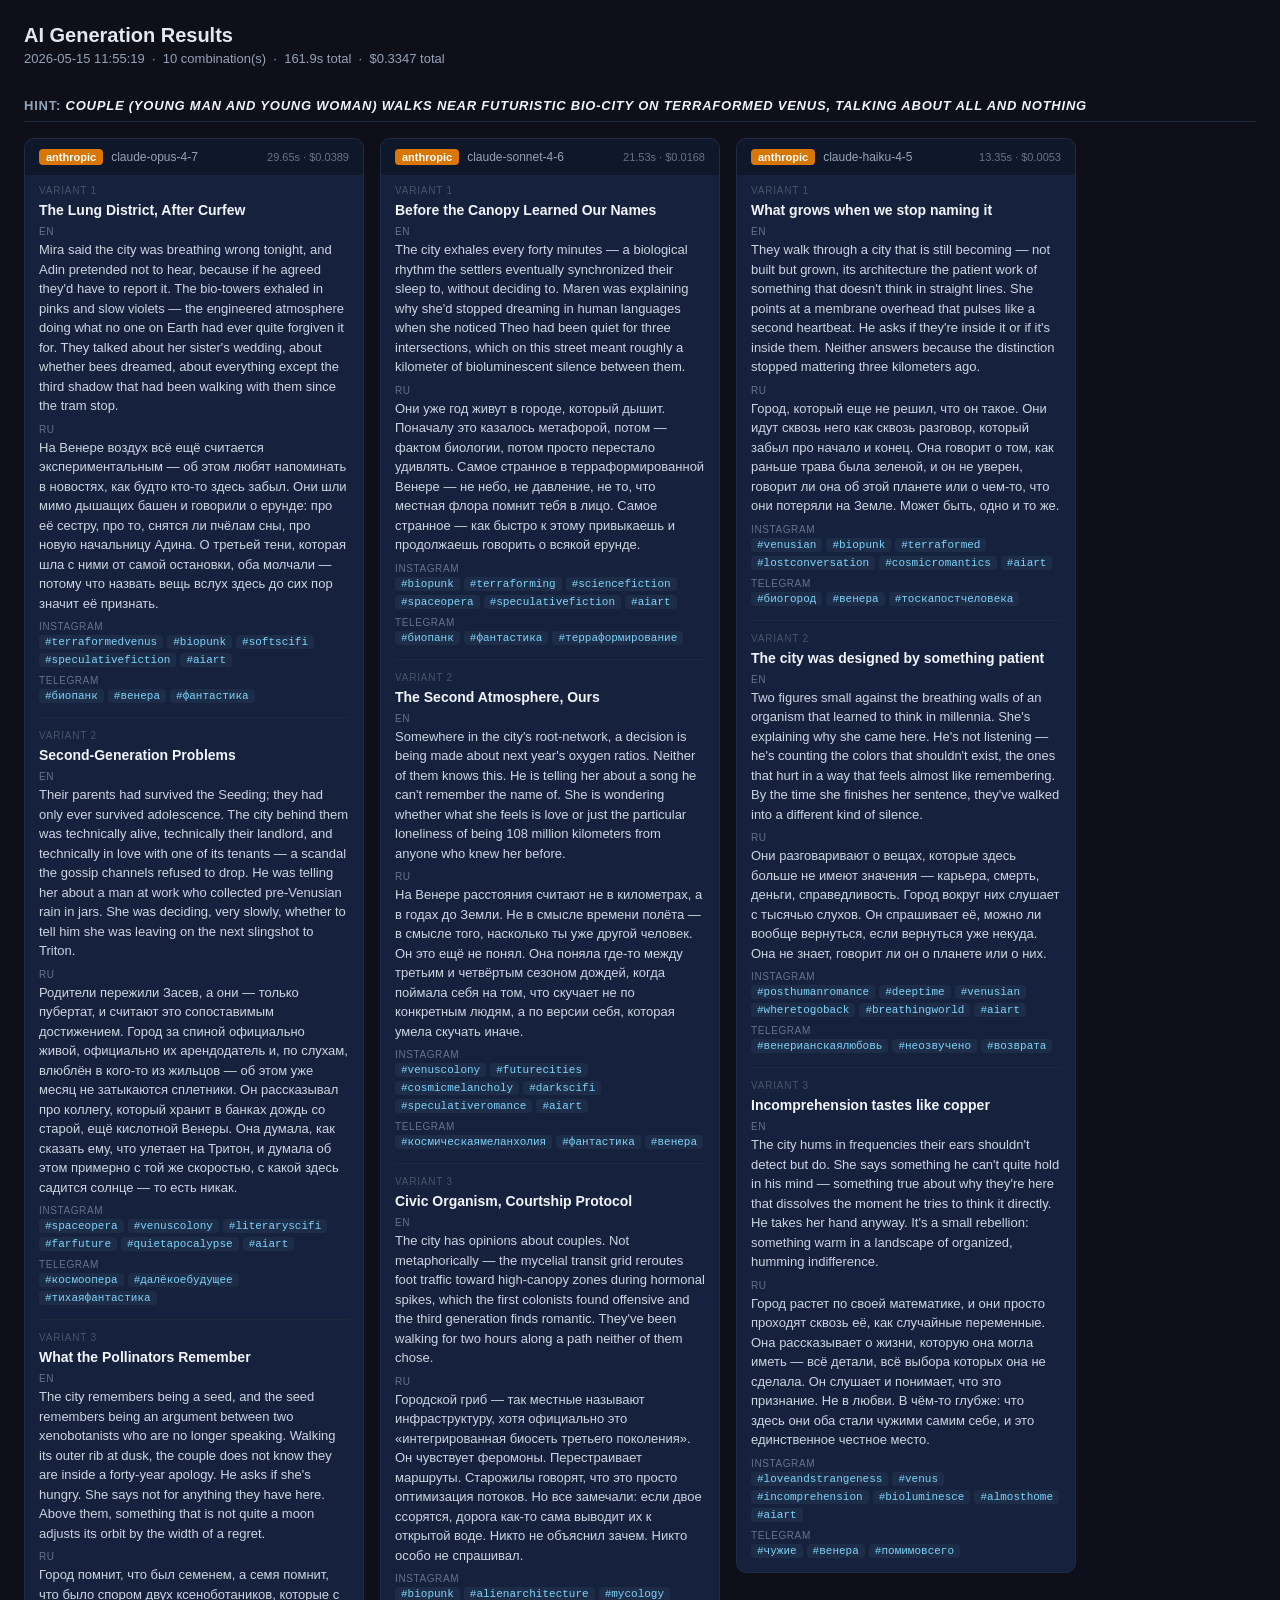
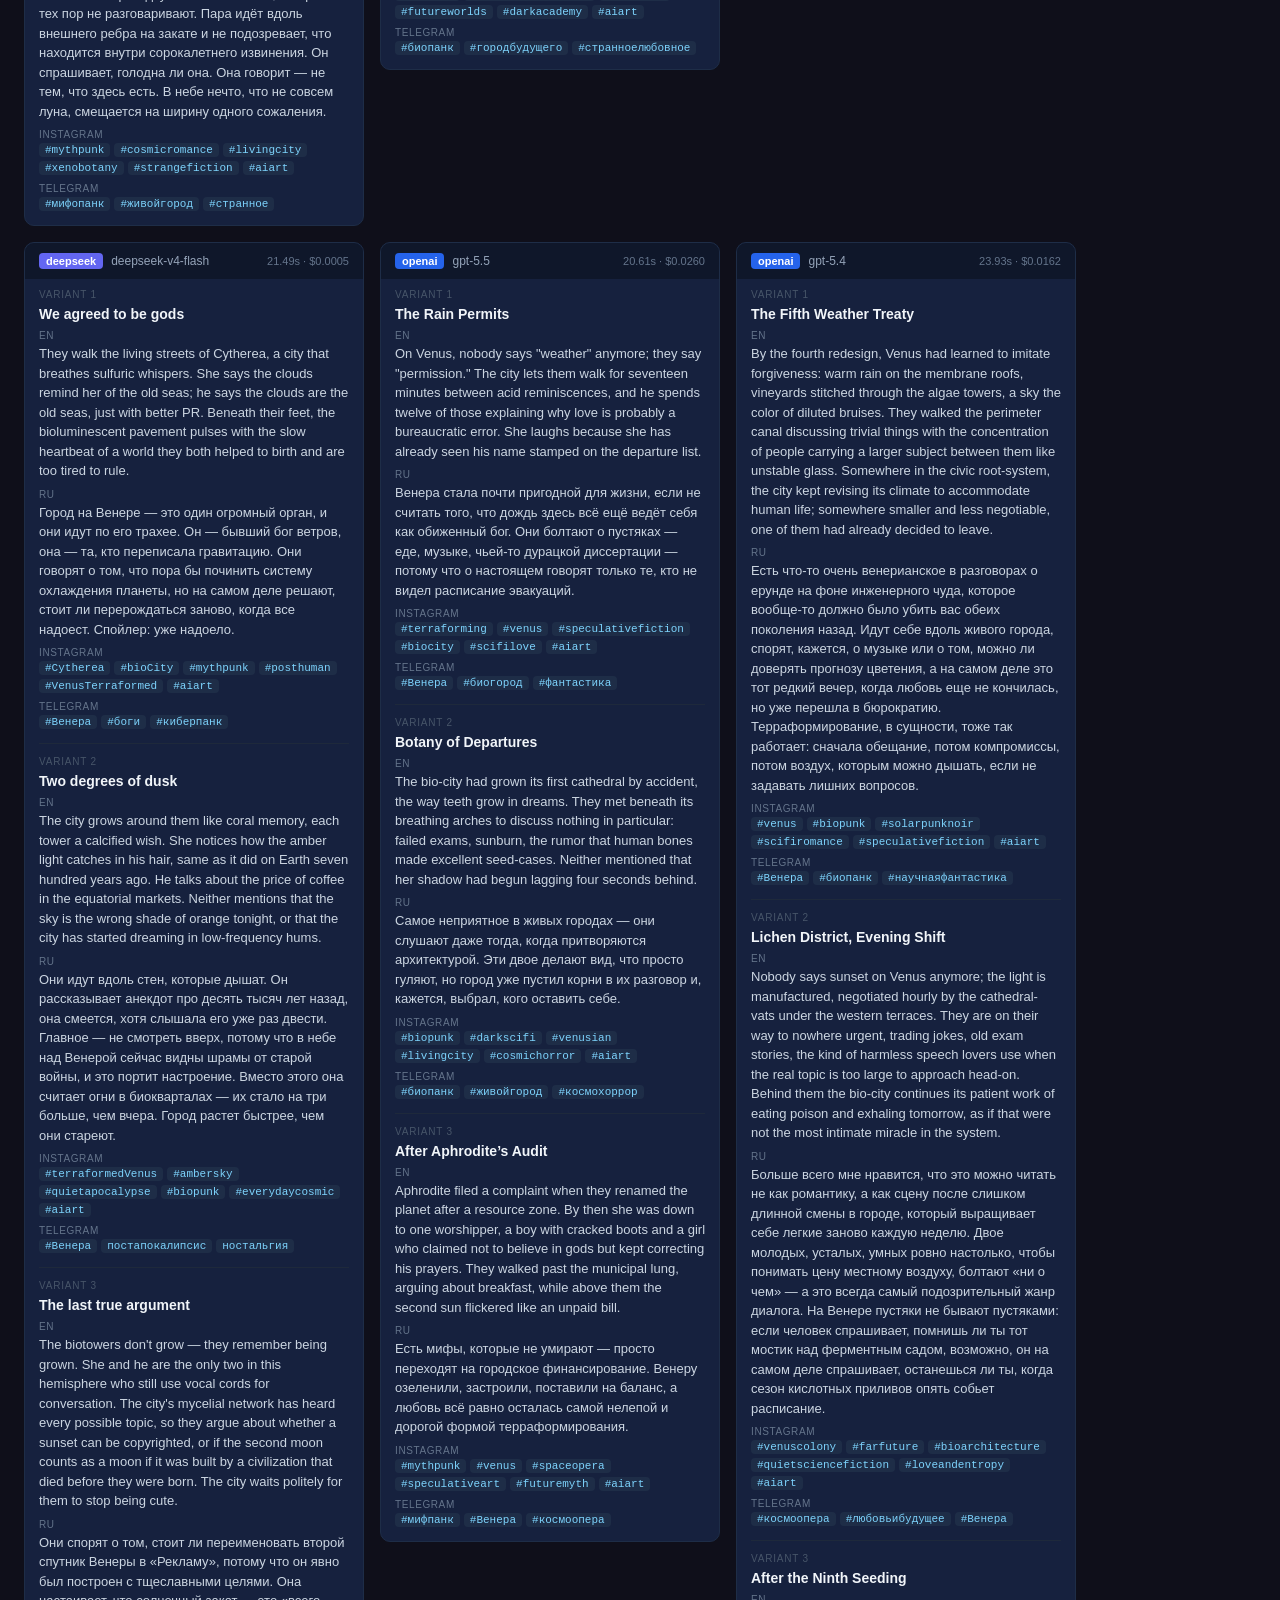
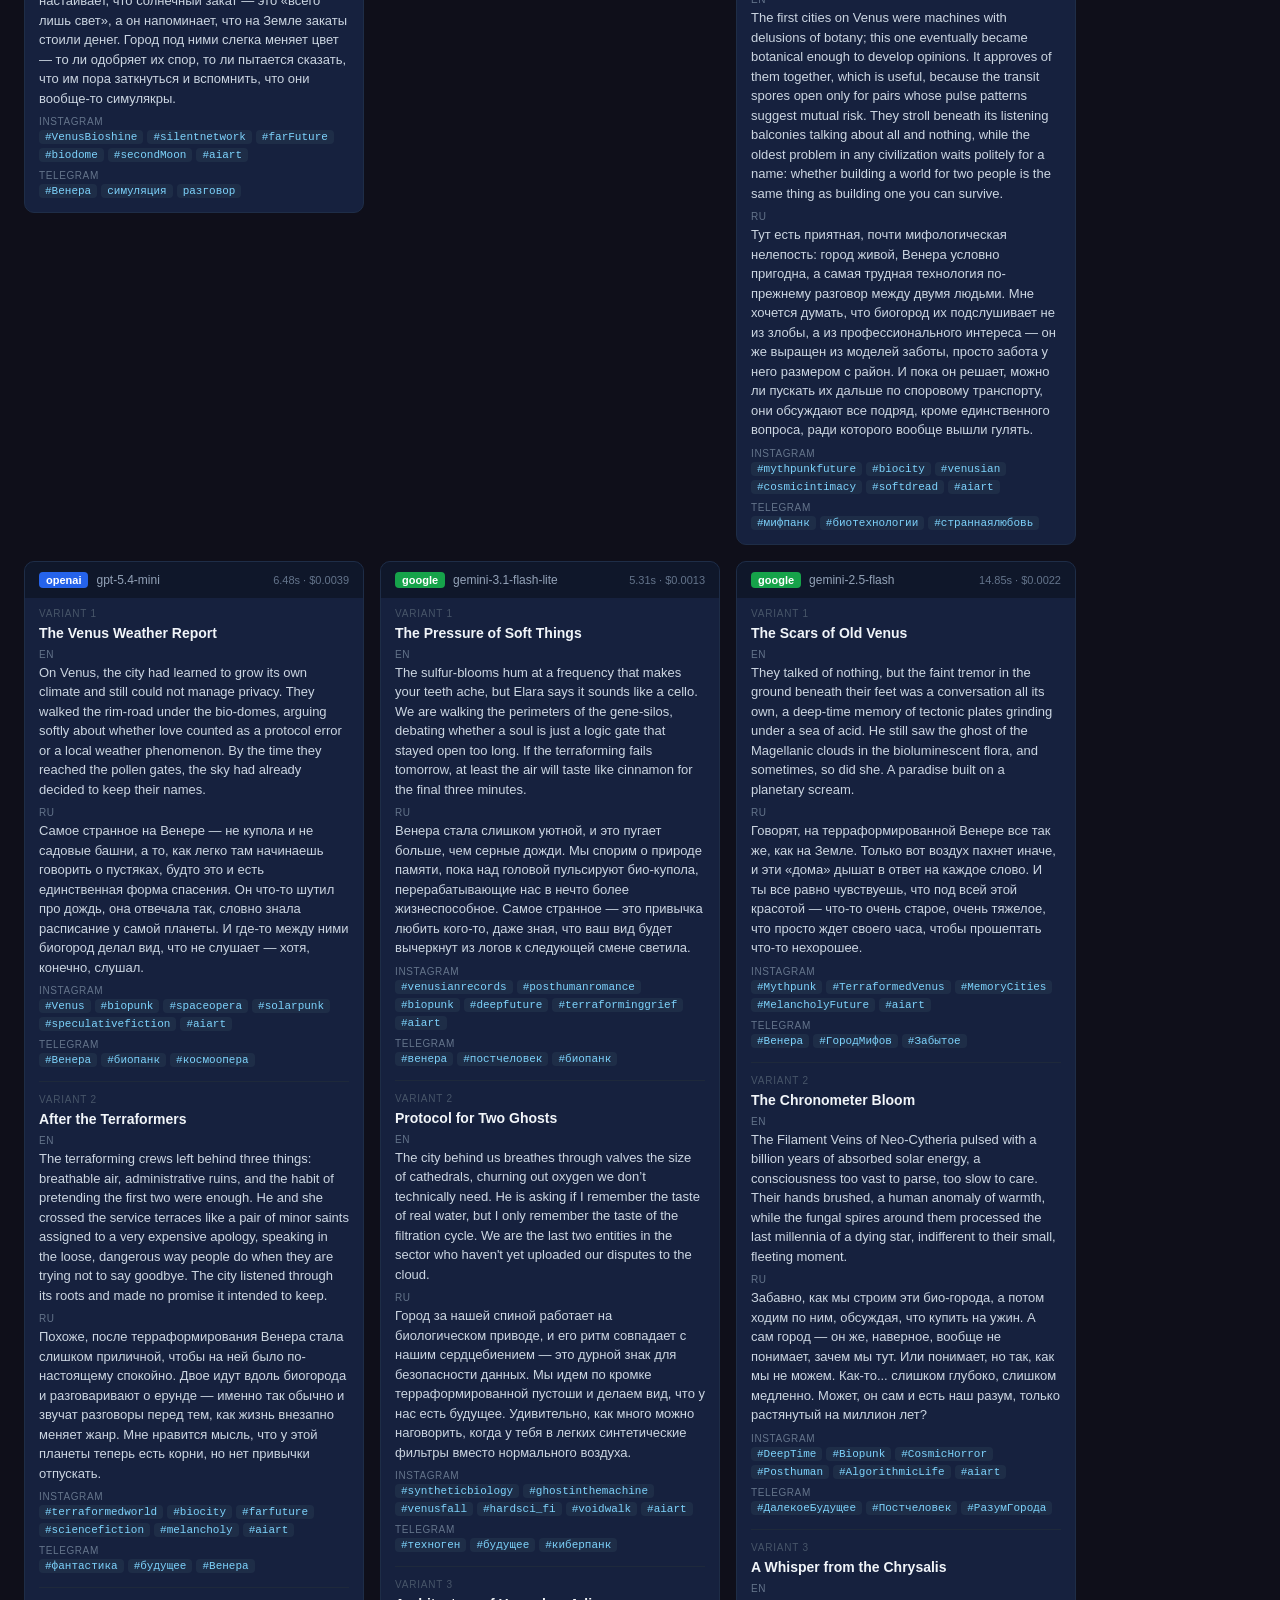
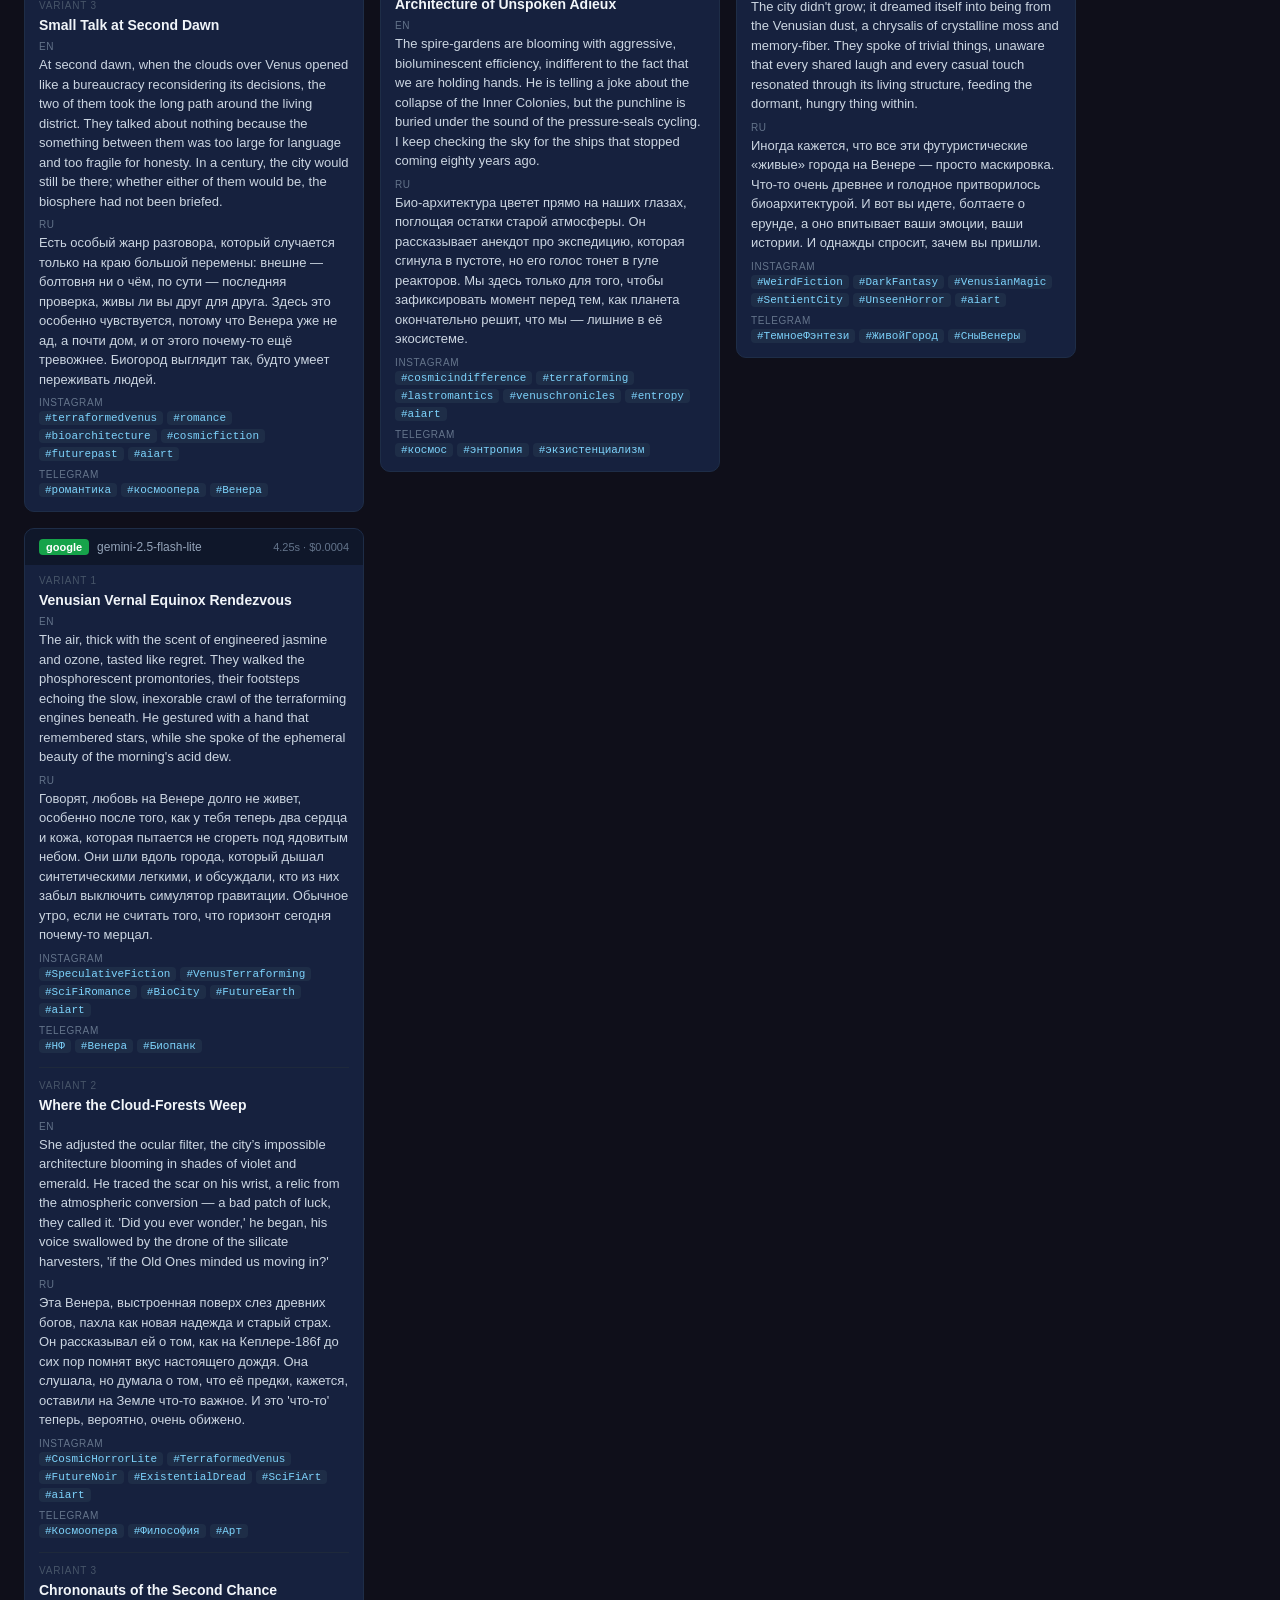
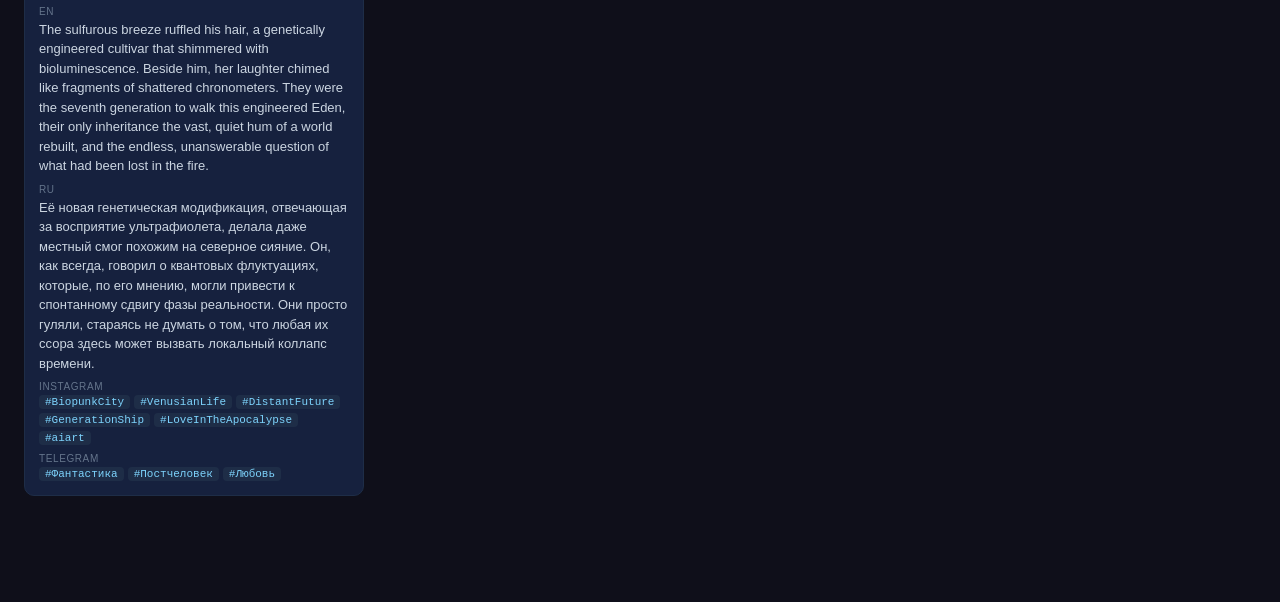
<file: docs/ai_gen_tests/results_20260515_115237.html>
<!doctype html><html lang='en'><head>
<meta charset='utf-8'>
<meta name='viewport' content='width=device-width,initial-scale=1'>
<title>AI Generation Results — 2026-05-15 11:55:19</title>
<style>
* { box-sizing: border-box; margin: 0; padding: 0; }
body { background: #0f0f1a; color: #e2e8f0; font-family: -apple-system, BlinkMacSystemFont, 'Segoe UI', sans-serif; font-size: 14px; padding: 24px; }
h1 { font-size: 20px; font-weight: 600; margin-bottom: 4px; }
.meta { color: #94a3b8; font-size: 13px; margin-bottom: 32px; }
.hint-section { margin-bottom: 40px; }
.hint-label { font-size: 13px; font-weight: 600; color: #94a3b8; text-transform: uppercase; letter-spacing: .06em; border-bottom: 1px solid #1e293b; padding-bottom: 8px; margin-bottom: 16px; }
.hint-label span { color: #f1f5f9; font-weight: 700; font-style: italic; }
.cards { display: flex; flex-wrap: wrap; gap: 16px; align-items: flex-start; }
.card { background: #16213e; border-radius: 10px; padding: 0; width: 340px; flex-shrink: 0; overflow: hidden; border: 1px solid #1e2d47; }
.card.error { border-left: 4px solid #e74c3c; }
.card-header { padding: 10px 14px; background: #0f172a; display: flex; align-items: center; gap: 8px; }
.badge { font-size: 11px; font-weight: 700; padding: 2px 7px; border-radius: 4px; color: #fff; }
.model-name { font-size: 12px; color: #94a3b8; flex: 1; overflow: hidden; text-overflow: ellipsis; white-space: nowrap; }
.time-chip { font-size: 11px; color: #64748b; white-space: nowrap; }
.variants { padding: 10px 14px 14px; display: flex; flex-direction: column; gap: 14px; }
.variant { border-top: 1px solid #1e293b; padding-top: 12px; }
.variant:first-child { border-top: none; padding-top: 0; }
.var-num { font-size: 10px; color: #475569; text-transform: uppercase; letter-spacing: .08em; margin-bottom: 6px; }
.title { font-weight: 600; font-size: 14px; color: #f1f5f9; margin-bottom: 6px; }
.field-label { font-size: 10px; color: #64748b; text-transform: uppercase; letter-spacing: .06em; margin-top: 8px; margin-bottom: 3px; }
.field-value { color: #cbd5e1; line-height: 1.5; font-size: 13px; }
.tags { display: flex; flex-wrap: wrap; gap: 4px; margin-top: 3px; }
.tag { background: #1e2d47; color: #7dd3fc; font-size: 11px; padding: 1px 6px; border-radius: 4px; font-family: monospace; }
.error-msg { padding: 14px; color: #fca5a5; font-size: 13px; line-height: 1.5; word-break: break-word; }
</style>
</head><body>
<h1>AI Generation Results</h1>
<p class='meta'>2026-05-15 11:55:19 &nbsp;·&nbsp; 10 combination(s) &nbsp;·&nbsp; 161.9s total &nbsp;·&nbsp; $0.3347 total</p>
<div class='hint-section'>
<div class='hint-label'>Hint: <span>Couple (young man and young woman) walks near futuristic bio-city on terraformed Venus, talking about all and nothing</span></div>
<div class='cards'>
<div class='card'>
<div class='card-header'><span class='badge' style='background:#d97706'>anthropic</span><span class='model-name'>claude-opus-4-7</span><span class='time-chip'>29.65s · $0.0389</span></div>
<div class='variants'>
<div class='variant'>
<div class='var-num'>Variant 1</div>
<div class='title'>The Lung District, After Curfew</div>
<div class='field-label'>EN</div>
<div class='field-value'>Mira said the city was breathing wrong tonight, and Adin pretended not to hear, because if he agreed they&#x27;d have to report it. The bio-towers exhaled in pinks and slow violets — the engineered atmosphere doing what no one on Earth had ever quite forgiven it for. They talked about her sister&#x27;s wedding, about whether bees dreamed, about everything except the third shadow that had been walking with them since the tram stop.</div>
<div class='field-label'>RU</div>
<div class='field-value'>На Венере воздух всё ещё считается экспериментальным — об этом любят напоминать в новостях, как будто кто-то здесь забыл. Они шли мимо дышащих башен и говорили о ерунде: про её сестру, про то, снятся ли пчёлам сны, про новую начальницу Адина. О третьей тени, которая шла с ними от самой остановки, оба молчали — потому что назвать вещь вслух здесь до сих пор значит её признать.</div>
<div class='field-label'>Instagram</div>
<div class='tags'><span class="tag">#terraformedvenus</span><span class="tag">#biopunk</span><span class="tag">#softscifi</span><span class="tag">#speculativefiction</span><span class="tag">#aiart</span></div>
<div class='field-label'>Telegram</div>
<div class='tags'><span class="tag">#биопанк</span><span class="tag">#венера</span><span class="tag">#фантастика</span></div>
</div>
<div class='variant'>
<div class='var-num'>Variant 2</div>
<div class='title'>Second-Generation Problems</div>
<div class='field-label'>EN</div>
<div class='field-value'>Their parents had survived the Seeding; they had only ever survived adolescence. The city behind them was technically alive, technically their landlord, and technically in love with one of its tenants — a scandal the gossip channels refused to drop. He was telling her about a man at work who collected pre-Venusian rain in jars. She was deciding, very slowly, whether to tell him she was leaving on the next slingshot to Triton.</div>
<div class='field-label'>RU</div>
<div class='field-value'>Родители пережили Засев, а они — только пубертат, и считают это сопоставимым достижением. Город за спиной официально живой, официально их арендодатель и, по слухам, влюблён в кого-то из жильцов — об этом уже месяц не затыкаются сплетники. Он рассказывал про коллегу, который хранит в банках дождь со старой, ещё кислотной Венеры. Она думала, как сказать ему, что улетает на Тритон, и думала об этом примерно с той же скоростью, с какой здесь садится солнце — то есть никак.</div>
<div class='field-label'>Instagram</div>
<div class='tags'><span class="tag">#spaceopera</span><span class="tag">#venuscolony</span><span class="tag">#literaryscifi</span><span class="tag">#farfuture</span><span class="tag">#quietapocalypse</span><span class="tag">#aiart</span></div>
<div class='field-label'>Telegram</div>
<div class='tags'><span class="tag">#космоопера</span><span class="tag">#далёкоебудущее</span><span class="tag">#тихаяфантастика</span></div>
</div>
<div class='variant'>
<div class='var-num'>Variant 3</div>
<div class='title'>What the Pollinators Remember</div>
<div class='field-label'>EN</div>
<div class='field-value'>The city remembers being a seed, and the seed remembers being an argument between two xenobotanists who are no longer speaking. Walking its outer rib at dusk, the couple does not know they are inside a forty-year apology. He asks if she&#x27;s hungry. She says not for anything they have here. Above them, something that is not quite a moon adjusts its orbit by the width of a regret.</div>
<div class='field-label'>RU</div>
<div class='field-value'>Город помнит, что был семенем, а семя помнит, что было спором двух ксеноботаников, которые с тех пор не разговаривают. Пара идёт вдоль внешнего ребра на закате и не подозревает, что находится внутри сорокалетнего извинения. Он спрашивает, голодна ли она. Она говорит — не тем, что здесь есть. В небе нечто, что не совсем луна, смещается на ширину одного сожаления.</div>
<div class='field-label'>Instagram</div>
<div class='tags'><span class="tag">#mythpunk</span><span class="tag">#cosmicromance</span><span class="tag">#livingcity</span><span class="tag">#xenobotany</span><span class="tag">#strangefiction</span><span class="tag">#aiart</span></div>
<div class='field-label'>Telegram</div>
<div class='tags'><span class="tag">#мифопанк</span><span class="tag">#живойгород</span><span class="tag">#странное</span></div>
</div>
</div>
</div>
<div class='card'>
<div class='card-header'><span class='badge' style='background:#d97706'>anthropic</span><span class='model-name'>claude-sonnet-4-6</span><span class='time-chip'>21.53s · $0.0168</span></div>
<div class='variants'>
<div class='variant'>
<div class='var-num'>Variant 1</div>
<div class='title'>Before the Canopy Learned Our Names</div>
<div class='field-label'>EN</div>
<div class='field-value'>The city exhales every forty minutes — a biological rhythm the settlers eventually synchronized their sleep to, without deciding to. Maren was explaining why she&#x27;d stopped dreaming in human languages when she noticed Theo had been quiet for three intersections, which on this street meant roughly a kilometer of bioluminescent silence between them.</div>
<div class='field-label'>RU</div>
<div class='field-value'>Они уже год живут в городе, который дышит. Поначалу это казалось метафорой, потом — фактом биологии, потом просто перестало удивлять. Самое странное в терраформированной Венере — не небо, не давление, не то, что местная флора помнит тебя в лицо. Самое странное — как быстро к этому привыкаешь и продолжаешь говорить о всякой ерунде.</div>
<div class='field-label'>Instagram</div>
<div class='tags'><span class="tag">#biopunk</span><span class="tag">#terraforming</span><span class="tag">#sciencefiction</span><span class="tag">#spaceopera</span><span class="tag">#speculativefiction</span><span class="tag">#aiart</span></div>
<div class='field-label'>Telegram</div>
<div class='tags'><span class="tag">#биопанк</span><span class="tag">#фантастика</span><span class="tag">#терраформирование</span></div>
</div>
<div class='variant'>
<div class='var-num'>Variant 2</div>
<div class='title'>The Second Atmosphere, Ours</div>
<div class='field-label'>EN</div>
<div class='field-value'>Somewhere in the city&#x27;s root-network, a decision is being made about next year&#x27;s oxygen ratios. Neither of them knows this. He is telling her about a song he can&#x27;t remember the name of. She is wondering whether what she feels is love or just the particular loneliness of being 108 million kilometers from anyone who knew her before.</div>
<div class='field-label'>RU</div>
<div class='field-value'>На Венере расстояния считают не в километрах, а в годах до Земли. Не в смысле времени полёта — в смысле того, насколько ты уже другой человек. Он это ещё не понял. Она поняла где-то между третьим и четвёртым сезоном дождей, когда поймала себя на том, что скучает не по конкретным людям, а по версии себя, которая умела скучать иначе.</div>
<div class='field-label'>Instagram</div>
<div class='tags'><span class="tag">#venuscolony</span><span class="tag">#futurecities</span><span class="tag">#cosmicmelancholy</span><span class="tag">#darkscifi</span><span class="tag">#speculativeromance</span><span class="tag">#aiart</span></div>
<div class='field-label'>Telegram</div>
<div class='tags'><span class="tag">#космическаямеланхолия</span><span class="tag">#фантастика</span><span class="tag">#венера</span></div>
</div>
<div class='variant'>
<div class='var-num'>Variant 3</div>
<div class='title'>Civic Organism, Courtship Protocol</div>
<div class='field-label'>EN</div>
<div class='field-value'>The city has opinions about couples. Not metaphorically — the mycelial transit grid reroutes foot traffic toward high-canopy zones during hormonal spikes, which the first colonists found offensive and the third generation finds romantic. They&#x27;ve been walking for two hours along a path neither of them chose.</div>
<div class='field-label'>RU</div>
<div class='field-value'>Городской гриб — так местные называют инфраструктуру, хотя официально это «интегрированная биосеть третьего поколения». Он чувствует феромоны. Перестраивает маршруты. Старожилы говорят, что это просто оптимизация потоков. Но все замечали: если двое ссорятся, дорога как-то сама выводит их к открытой воде. Никто не объяснил зачем. Никто особо не спрашивал.</div>
<div class='field-label'>Instagram</div>
<div class='tags'><span class="tag">#biopunk</span><span class="tag">#alienarchitecture</span><span class="tag">#mycology</span><span class="tag">#futureworlds</span><span class="tag">#darkacademy</span><span class="tag">#aiart</span></div>
<div class='field-label'>Telegram</div>
<div class='tags'><span class="tag">#биопанк</span><span class="tag">#городбудущего</span><span class="tag">#странноелюбовное</span></div>
</div>
</div>
</div>
<div class='card'>
<div class='card-header'><span class='badge' style='background:#d97706'>anthropic</span><span class='model-name'>claude-haiku-4-5</span><span class='time-chip'>13.35s · $0.0053</span></div>
<div class='variants'>
<div class='variant'>
<div class='var-num'>Variant 1</div>
<div class='title'>What grows when we stop naming it</div>
<div class='field-label'>EN</div>
<div class='field-value'>They walk through a city that is still becoming — not built but grown, its architecture the patient work of something that doesn&#x27;t think in straight lines. She points at a membrane overhead that pulses like a second heartbeat. He asks if they&#x27;re inside it or if it&#x27;s inside them. Neither answers because the distinction stopped mattering three kilometers ago.</div>
<div class='field-label'>RU</div>
<div class='field-value'>Город, который еще не решил, что он такое. Они идут сквозь него как сквозь разговор, который забыл про начало и конец. Она говорит о том, как раньше трава была зеленой, и он не уверен, говорит ли она об этой планете или о чем-то, что они потеряли на Земле. Может быть, одно и то же.</div>
<div class='field-label'>Instagram</div>
<div class='tags'><span class="tag">#venusian</span><span class="tag">#biopunk</span><span class="tag">#terraformed</span><span class="tag">#lostconversation</span><span class="tag">#cosmicromantics</span><span class="tag">#aiart</span></div>
<div class='field-label'>Telegram</div>
<div class='tags'><span class="tag">#биогород</span><span class="tag">#венера</span><span class="tag">#тоскапостчеловека</span></div>
</div>
<div class='variant'>
<div class='var-num'>Variant 2</div>
<div class='title'>The city was designed by something patient</div>
<div class='field-label'>EN</div>
<div class='field-value'>Two figures small against the breathing walls of an organism that learned to think in millennia. She&#x27;s explaining why she came here. He&#x27;s not listening — he&#x27;s counting the colors that shouldn&#x27;t exist, the ones that hurt in a way that feels almost like remembering. By the time she finishes her sentence, they&#x27;ve walked into a different kind of silence.</div>
<div class='field-label'>RU</div>
<div class='field-value'>Они разговаривают о вещах, которые здесь больше не имеют значения — карьера, смерть, деньги, справедливость. Город вокруг них слушает с тысячью слухов. Он спрашивает её, можно ли вообще вернуться, если вернуться уже некуда. Она не знает, говорит ли он о планете или о них.</div>
<div class='field-label'>Instagram</div>
<div class='tags'><span class="tag">#posthumanromance</span><span class="tag">#deeptime</span><span class="tag">#venusian</span><span class="tag">#wheretogoback</span><span class="tag">#breathingworld</span><span class="tag">#aiart</span></div>
<div class='field-label'>Telegram</div>
<div class='tags'><span class="tag">#венерианскаялюбовь</span><span class="tag">#неозвучено</span><span class="tag">#возврата</span></div>
</div>
<div class='variant'>
<div class='var-num'>Variant 3</div>
<div class='title'>Incomprehension tastes like copper</div>
<div class='field-label'>EN</div>
<div class='field-value'>The city hums in frequencies their ears shouldn&#x27;t detect but do. She says something he can&#x27;t quite hold in his mind — something true about why they&#x27;re here that dissolves the moment he tries to think it directly. He takes her hand anyway. It&#x27;s a small rebellion: something warm in a landscape of organized, humming indifference.</div>
<div class='field-label'>RU</div>
<div class='field-value'>Город растет по своей математике, и они просто проходят сквозь её, как случайные переменные. Она рассказывает о жизни, которую она могла иметь — всё детали, всё выбора которых она не сделала. Он слушает и понимает, что это признание. Не в любви. В чём-то глубже: что здесь они оба стали чужими самим себе, и это единственное честное место.</div>
<div class='field-label'>Instagram</div>
<div class='tags'><span class="tag">#loveandstrangeness</span><span class="tag">#venus</span><span class="tag">#incomprehension</span><span class="tag">#bioluminesce</span><span class="tag">#almosthome</span><span class="tag">#aiart</span></div>
<div class='field-label'>Telegram</div>
<div class='tags'><span class="tag">#чужие</span><span class="tag">#венера</span><span class="tag">#помимовсего</span></div>
</div>
</div>
</div>
<div class='card'>
<div class='card-header'><span class='badge' style='background:#6366f1'>deepseek</span><span class='model-name'>deepseek-v4-flash</span><span class='time-chip'>21.49s · $0.0005</span></div>
<div class='variants'>
<div class='variant'>
<div class='var-num'>Variant 1</div>
<div class='title'>We agreed to be gods</div>
<div class='field-label'>EN</div>
<div class='field-value'>They walk the living streets of Cytherea, a city that breathes sulfuric whispers. She says the clouds remind her of the old seas; he says the clouds are the old seas, just with better PR. Beneath their feet, the bioluminescent pavement pulses with the slow heartbeat of a world they both helped to birth and are too tired to rule.</div>
<div class='field-label'>RU</div>
<div class='field-value'>Город на Венере — это один огромный орган, и они идут по его трахее. Он — бывший бог ветров, она — та, кто переписала гравитацию. Они говорят о том, что пора бы починить систему охлаждения планеты, но на самом деле решают, стоит ли перерождаться заново, когда все надоест. Спойлер: уже надоело.</div>
<div class='field-label'>Instagram</div>
<div class='tags'><span class="tag">#Cytherea</span><span class="tag">#bioCity</span><span class="tag">#mythpunk</span><span class="tag">#posthuman</span><span class="tag">#VenusTerraformed</span><span class="tag">#aiart</span></div>
<div class='field-label'>Telegram</div>
<div class='tags'><span class="tag">#Венера</span><span class="tag">#боги</span><span class="tag">#киберпанк</span></div>
</div>
<div class='variant'>
<div class='var-num'>Variant 2</div>
<div class='title'>Two degrees of dusk</div>
<div class='field-label'>EN</div>
<div class='field-value'>The city grows around them like coral memory, each tower a calcified wish. She notices how the amber light catches in his hair, same as it did on Earth seven hundred years ago. He talks about the price of coffee in the equatorial markets. Neither mentions that the sky is the wrong shade of orange tonight, or that the city has started dreaming in low-frequency hums.</div>
<div class='field-label'>RU</div>
<div class='field-value'>Они идут вдоль стен, которые дышат. Он рассказывает анекдот про десять тысяч лет назад, она смеется, хотя слышала его уже раз двести. Главное — не смотреть вверх, потому что в небе над Венерой сейчас видны шрамы от старой войны, и это портит настроение. Вместо этого она считает огни в биокварталах — их стало на три больше, чем вчера. Город растет быстрее, чем они стареют.</div>
<div class='field-label'>Instagram</div>
<div class='tags'><span class="tag">#terraformedVenus</span><span class="tag">#ambersky</span><span class="tag">#quietapocalypse</span><span class="tag">#biopunk</span><span class="tag">#everydaycosmic</span><span class="tag">#aiart</span></div>
<div class='field-label'>Telegram</div>
<div class='tags'><span class="tag">#Венера</span><span class="tag">постапокалипсис</span><span class="tag">ностальгия</span></div>
</div>
<div class='variant'>
<div class='var-num'>Variant 3</div>
<div class='title'>The last true argument</div>
<div class='field-label'>EN</div>
<div class='field-value'>The biotowers don&#x27;t grow — they remember being grown. She and he are the only two in this hemisphere who still use vocal cords for conversation. The city&#x27;s mycelial network has heard every possible topic, so they argue about whether a sunset can be copyrighted, or if the second moon counts as a moon if it was built by a civilization that died before they were born. The city waits politely for them to stop being cute.</div>
<div class='field-label'>RU</div>
<div class='field-value'>Они спорят о том, стоит ли переименовать второй спутник Венеры в «Рекламу», потому что он явно был построен с тщеславными целями. Она настаивает, что солнечный закат — это «всего лишь свет», а он напоминает, что на Земле закаты стоили денег. Город под ними слегка меняет цвет — то ли одобряет их спор, то ли пытается сказать, что им пора заткнуться и вспомнить, что они вообще-то симулякры.</div>
<div class='field-label'>Instagram</div>
<div class='tags'><span class="tag">#VenusBioshine</span><span class="tag">#silentnetwork</span><span class="tag">#farFuture</span><span class="tag">#biodome</span><span class="tag">#secondMoon</span><span class="tag">#aiart</span></div>
<div class='field-label'>Telegram</div>
<div class='tags'><span class="tag">#Венера</span><span class="tag">симуляция</span><span class="tag">разговор</span></div>
</div>
</div>
</div>
<div class='card'>
<div class='card-header'><span class='badge' style='background:#2563eb'>openai</span><span class='model-name'>gpt-5.5</span><span class='time-chip'>20.61s · $0.0260</span></div>
<div class='variants'>
<div class='variant'>
<div class='var-num'>Variant 1</div>
<div class='title'>The Rain Permits</div>
<div class='field-label'>EN</div>
<div class='field-value'>On Venus, nobody says &quot;weather&quot; anymore; they say &quot;permission.&quot; The city lets them walk for seventeen minutes between acid reminiscences, and he spends twelve of those explaining why love is probably a bureaucratic error. She laughs because she has already seen his name stamped on the departure list.</div>
<div class='field-label'>RU</div>
<div class='field-value'>Венера стала почти пригодной для жизни, если не считать того, что дождь здесь всё ещё ведёт себя как обиженный бог. Они болтают о пустяках — еде, музыке, чьей-то дурацкой диссертации — потому что о настоящем говорят только те, кто не видел расписание эвакуаций.</div>
<div class='field-label'>Instagram</div>
<div class='tags'><span class="tag">#terraforming</span><span class="tag">#venus</span><span class="tag">#speculativefiction</span><span class="tag">#biocity</span><span class="tag">#scifilove</span><span class="tag">#aiart</span></div>
<div class='field-label'>Telegram</div>
<div class='tags'><span class="tag">#Венера</span><span class="tag">#биогород</span><span class="tag">#фантастика</span></div>
</div>
<div class='variant'>
<div class='var-num'>Variant 2</div>
<div class='title'>Botany of Departures</div>
<div class='field-label'>EN</div>
<div class='field-value'>The bio-city had grown its first cathedral by accident, the way teeth grow in dreams. They met beneath its breathing arches to discuss nothing in particular: failed exams, sunburn, the rumor that human bones made excellent seed-cases. Neither mentioned that her shadow had begun lagging four seconds behind.</div>
<div class='field-label'>RU</div>
<div class='field-value'>Самое неприятное в живых городах — они слушают даже тогда, когда притворяются архитектурой. Эти двое делают вид, что просто гуляют, но город уже пустил корни в их разговор и, кажется, выбрал, кого оставить себе.</div>
<div class='field-label'>Instagram</div>
<div class='tags'><span class="tag">#biopunk</span><span class="tag">#darkscifi</span><span class="tag">#venusian</span><span class="tag">#livingcity</span><span class="tag">#cosmichorror</span><span class="tag">#aiart</span></div>
<div class='field-label'>Telegram</div>
<div class='tags'><span class="tag">#биопанк</span><span class="tag">#живойгород</span><span class="tag">#космохоррор</span></div>
</div>
<div class='variant'>
<div class='var-num'>Variant 3</div>
<div class='title'>After Aphrodite’s Audit</div>
<div class='field-label'>EN</div>
<div class='field-value'>Aphrodite filed a complaint when they renamed the planet after a resource zone. By then she was down to one worshipper, a boy with cracked boots and a girl who claimed not to believe in gods but kept correcting his prayers. They walked past the municipal lung, arguing about breakfast, while above them the second sun flickered like an unpaid bill.</div>
<div class='field-label'>RU</div>
<div class='field-value'>Есть мифы, которые не умирают — просто переходят на городское финансирование. Венеру озеленили, застроили, поставили на баланс, а любовь всё равно осталась самой нелепой и дорогой формой терраформирования.</div>
<div class='field-label'>Instagram</div>
<div class='tags'><span class="tag">#mythpunk</span><span class="tag">#venus</span><span class="tag">#spaceopera</span><span class="tag">#speculativeart</span><span class="tag">#futuremyth</span><span class="tag">#aiart</span></div>
<div class='field-label'>Telegram</div>
<div class='tags'><span class="tag">#мифпанк</span><span class="tag">#Венера</span><span class="tag">#космоопера</span></div>
</div>
</div>
</div>
<div class='card'>
<div class='card-header'><span class='badge' style='background:#2563eb'>openai</span><span class='model-name'>gpt-5.4</span><span class='time-chip'>23.93s · $0.0162</span></div>
<div class='variants'>
<div class='variant'>
<div class='var-num'>Variant 1</div>
<div class='title'>The Fifth Weather Treaty</div>
<div class='field-label'>EN</div>
<div class='field-value'>By the fourth redesign, Venus had learned to imitate forgiveness: warm rain on the membrane roofs, vineyards stitched through the algae towers, a sky the color of diluted bruises. They walked the perimeter canal discussing trivial things with the concentration of people carrying a larger subject between them like unstable glass. Somewhere in the civic root-system, the city kept revising its climate to accommodate human life; somewhere smaller and less negotiable, one of them had already decided to leave.</div>
<div class='field-label'>RU</div>
<div class='field-value'>Есть что-то очень венерианское в разговорах о ерунде на фоне инженерного чуда, которое вообще-то должно было убить вас обеих поколения назад. Идут себе вдоль живого города, спорят, кажется, о музыке или о том, можно ли доверять прогнозу цветения, а на самом деле это тот редкий вечер, когда любовь еще не кончилась, но уже перешла в бюрократию. Терраформирование, в сущности, тоже так работает: сначала обещание, потом компромиссы, потом воздух, которым можно дышать, если не задавать лишних вопросов.</div>
<div class='field-label'>Instagram</div>
<div class='tags'><span class="tag">#venus</span><span class="tag">#biopunk</span><span class="tag">#solarpunknoir</span><span class="tag">#scifiromance</span><span class="tag">#speculativefiction</span><span class="tag">#aiart</span></div>
<div class='field-label'>Telegram</div>
<div class='tags'><span class="tag">#Венера</span><span class="tag">#биопанк</span><span class="tag">#научнаяфантастика</span></div>
</div>
<div class='variant'>
<div class='var-num'>Variant 2</div>
<div class='title'>Lichen District, Evening Shift</div>
<div class='field-label'>EN</div>
<div class='field-value'>Nobody says sunset on Venus anymore; the light is manufactured, negotiated hourly by the cathedral-vats under the western terraces. They are on their way to nowhere urgent, trading jokes, old exam stories, the kind of harmless speech lovers use when the real topic is too large to approach head-on. Behind them the bio-city continues its patient work of eating poison and exhaling tomorrow, as if that were not the most intimate miracle in the system.</div>
<div class='field-label'>RU</div>
<div class='field-value'>Больше всего мне нравится, что это можно читать не как романтику, а как сцену после слишком длинной смены в городе, который выращивает себе легкие заново каждую неделю. Двое молодых, усталых, умных ровно настолько, чтобы понимать цену местному воздуху, болтают «ни о чем» — а это всегда самый подозрительный жанр диалога. На Венере пустяки не бывают пустяками: если человек спрашивает, помнишь ли ты тот мостик над ферментным садом, возможно, он на самом деле спрашивает, останешься ли ты, когда сезон кислотных приливов опять собьет расписание.</div>
<div class='field-label'>Instagram</div>
<div class='tags'><span class="tag">#venuscolony</span><span class="tag">#farfuture</span><span class="tag">#bioarchitecture</span><span class="tag">#quietsciencefiction</span><span class="tag">#loveandentropy</span><span class="tag">#aiart</span></div>
<div class='field-label'>Telegram</div>
<div class='tags'><span class="tag">#космоопера</span><span class="tag">#любовьибудущее</span><span class="tag">#Венера</span></div>
</div>
<div class='variant'>
<div class='var-num'>Variant 3</div>
<div class='title'>After the Ninth Seeding</div>
<div class='field-label'>EN</div>
<div class='field-value'>The first cities on Venus were machines with delusions of botany; this one eventually became botanical enough to develop opinions. It approves of them together, which is useful, because the transit spores open only for pairs whose pulse patterns suggest mutual risk. They stroll beneath its listening balconies talking about all and nothing, while the oldest problem in any civilization waits politely for a name: whether building a world for two people is the same thing as building one you can survive.</div>
<div class='field-label'>RU</div>
<div class='field-value'>Тут есть приятная, почти мифологическая нелепость: город живой, Венера условно пригодна, а самая трудная технология по-прежнему разговор между двумя людьми. Мне хочется думать, что биогород их подслушивает не из злобы, а из профессионального интереса — он же выращен из моделей заботы, просто забота у него размером с район. И пока он решает, можно ли пускать их дальше по споровому транспорту, они обсуждают все подряд, кроме единственного вопроса, ради которого вообще вышли гулять.</div>
<div class='field-label'>Instagram</div>
<div class='tags'><span class="tag">#mythpunkfuture</span><span class="tag">#biocity</span><span class="tag">#venusian</span><span class="tag">#cosmicintimacy</span><span class="tag">#softdread</span><span class="tag">#aiart</span></div>
<div class='field-label'>Telegram</div>
<div class='tags'><span class="tag">#мифпанк</span><span class="tag">#биотехнологии</span><span class="tag">#страннаялюбовь</span></div>
</div>
</div>
</div>
<div class='card'>
<div class='card-header'><span class='badge' style='background:#2563eb'>openai</span><span class='model-name'>gpt-5.4-mini</span><span class='time-chip'>6.48s · $0.0039</span></div>
<div class='variants'>
<div class='variant'>
<div class='var-num'>Variant 1</div>
<div class='title'>The Venus Weather Report</div>
<div class='field-label'>EN</div>
<div class='field-value'>On Venus, the city had learned to grow its own climate and still could not manage privacy. They walked the rim-road under the bio-domes, arguing softly about whether love counted as a protocol error or a local weather phenomenon. By the time they reached the pollen gates, the sky had already decided to keep their names.</div>
<div class='field-label'>RU</div>
<div class='field-value'>Самое странное на Венере — не купола и не садовые башни, а то, как легко там начинаешь говорить о пустяках, будто это и есть единственная форма спасения. Он что-то шутил про дождь, она отвечала так, словно знала расписание у самой планеты. И где-то между ними биогород делал вид, что не слушает — хотя, конечно, слушал.</div>
<div class='field-label'>Instagram</div>
<div class='tags'><span class="tag">#Venus</span><span class="tag">#biopunk</span><span class="tag">#spaceopera</span><span class="tag">#solarpunk</span><span class="tag">#speculativefiction</span><span class="tag">#aiart</span></div>
<div class='field-label'>Telegram</div>
<div class='tags'><span class="tag">#Венера</span><span class="tag">#биопанк</span><span class="tag">#космоопера</span></div>
</div>
<div class='variant'>
<div class='var-num'>Variant 2</div>
<div class='title'>After the Terraformers</div>
<div class='field-label'>EN</div>
<div class='field-value'>The terraforming crews left behind three things: breathable air, administrative ruins, and the habit of pretending the first two were enough. He and she crossed the service terraces like a pair of minor saints assigned to a very expensive apology, speaking in the loose, dangerous way people do when they are trying not to say goodbye. The city listened through its roots and made no promise it intended to keep.</div>
<div class='field-label'>RU</div>
<div class='field-value'>Похоже, после терраформирования Венера стала слишком приличной, чтобы на ней было по-настоящему спокойно. Двое идут вдоль биогорода и разговаривают о ерунде — именно так обычно и звучат разговоры перед тем, как жизнь внезапно меняет жанр. Мне нравится мысль, что у этой планеты теперь есть корни, но нет привычки отпускать.</div>
<div class='field-label'>Instagram</div>
<div class='tags'><span class="tag">#terraformedworld</span><span class="tag">#biocity</span><span class="tag">#farfuture</span><span class="tag">#sciencefiction</span><span class="tag">#melancholy</span><span class="tag">#aiart</span></div>
<div class='field-label'>Telegram</div>
<div class='tags'><span class="tag">#фантастика</span><span class="tag">#будущее</span><span class="tag">#Венера</span></div>
</div>
<div class='variant'>
<div class='var-num'>Variant 3</div>
<div class='title'>Small Talk at Second Dawn</div>
<div class='field-label'>EN</div>
<div class='field-value'>At second dawn, when the clouds over Venus opened like a bureaucracy reconsidering its decisions, the two of them took the long path around the living district. They talked about nothing because the something between them was too large for language and too fragile for honesty. In a century, the city would still be there; whether either of them would be, the biosphere had not been briefed.</div>
<div class='field-label'>RU</div>
<div class='field-value'>Есть особый жанр разговора, который случается только на краю большой перемены: внешне — болтовня ни о чём, по сути — последняя проверка, живы ли вы друг для друга. Здесь это особенно чувствуется, потому что Венера уже не ад, а почти дом, и от этого почему-то ещё тревожнее. Биогород выглядит так, будто умеет переживать людей.</div>
<div class='field-label'>Instagram</div>
<div class='tags'><span class="tag">#terraformedvenus</span><span class="tag">#romance</span><span class="tag">#bioarchitecture</span><span class="tag">#cosmicfiction</span><span class="tag">#futurepast</span><span class="tag">#aiart</span></div>
<div class='field-label'>Telegram</div>
<div class='tags'><span class="tag">#романтика</span><span class="tag">#космоопера</span><span class="tag">#Венера</span></div>
</div>
</div>
</div>
<div class='card'>
<div class='card-header'><span class='badge' style='background:#16a34a'>google</span><span class='model-name'>gemini-3.1-flash-lite</span><span class='time-chip'>5.31s · $0.0013</span></div>
<div class='variants'>
<div class='variant'>
<div class='var-num'>Variant 1</div>
<div class='title'>The Pressure of Soft Things</div>
<div class='field-label'>EN</div>
<div class='field-value'>The sulfur-blooms hum at a frequency that makes your teeth ache, but Elara says it sounds like a cello. We are walking the perimeters of the gene-silos, debating whether a soul is just a logic gate that stayed open too long. If the terraforming fails tomorrow, at least the air will taste like cinnamon for the final three minutes.</div>
<div class='field-label'>RU</div>
<div class='field-value'>Венера стала слишком уютной, и это пугает больше, чем серные дожди. Мы спорим о природе памяти, пока над головой пульсируют био-купола, перерабатывающие нас в нечто более жизнеспособное. Самое странное — это привычка любить кого-то, даже зная, что ваш вид будет вычеркнут из логов к следующей смене светила.</div>
<div class='field-label'>Instagram</div>
<div class='tags'><span class="tag">#venusianrecords</span><span class="tag">#posthumanromance</span><span class="tag">#biopunk</span><span class="tag">#deepfuture</span><span class="tag">#terraforminggrief</span><span class="tag">#aiart</span></div>
<div class='field-label'>Telegram</div>
<div class='tags'><span class="tag">#венера</span><span class="tag">#постчеловек</span><span class="tag">#биопанк</span></div>
</div>
<div class='variant'>
<div class='var-num'>Variant 2</div>
<div class='title'>Protocol for Two Ghosts</div>
<div class='field-label'>EN</div>
<div class='field-value'>The city behind us breathes through valves the size of cathedrals, churning out oxygen we don’t technically need. He is asking if I remember the taste of real water, but I only remember the taste of the filtration cycle. We are the last two entities in the sector who haven&#x27;t yet uploaded our disputes to the cloud.</div>
<div class='field-label'>RU</div>
<div class='field-value'>Город за нашей спиной работает на биологическом приводе, и его ритм совпадает с нашим сердцебиением — это дурной знак для безопасности данных. Мы идем по кромке терраформированной пустоши и делаем вид, что у нас есть будущее. Удивительно, как много можно наговорить, когда у тебя в легких синтетические фильтры вместо нормального воздуха.</div>
<div class='field-label'>Instagram</div>
<div class='tags'><span class="tag">#syntheticbiology</span><span class="tag">#ghostinthemachine</span><span class="tag">#venusfall</span><span class="tag">#hardsci_fi</span><span class="tag">#voidwalk</span><span class="tag">#aiart</span></div>
<div class='field-label'>Telegram</div>
<div class='tags'><span class="tag">#техноген</span><span class="tag">#будущее</span><span class="tag">#киберпанк</span></div>
</div>
<div class='variant'>
<div class='var-num'>Variant 3</div>
<div class='title'>Architecture of Unspoken Adieux</div>
<div class='field-label'>EN</div>
<div class='field-value'>The spire-gardens are blooming with aggressive, bioluminescent efficiency, indifferent to the fact that we are holding hands. He is telling a joke about the collapse of the Inner Colonies, but the punchline is buried under the sound of the pressure-seals cycling. I keep checking the sky for the ships that stopped coming eighty years ago.</div>
<div class='field-label'>RU</div>
<div class='field-value'>Био-архитектура цветет прямо на наших глазах, поглощая остатки старой атмосферы. Он рассказывает анекдот про экспедицию, которая сгинула в пустоте, но его голос тонет в гуле реакторов. Мы здесь только для того, чтобы зафиксировать момент перед тем, как планета окончательно решит, что мы — лишние в её экосистеме.</div>
<div class='field-label'>Instagram</div>
<div class='tags'><span class="tag">#cosmicindifference</span><span class="tag">#terraforming</span><span class="tag">#lastromantics</span><span class="tag">#venuschronicles</span><span class="tag">#entropy</span><span class="tag">#aiart</span></div>
<div class='field-label'>Telegram</div>
<div class='tags'><span class="tag">#космос</span><span class="tag">#энтропия</span><span class="tag">#экзистенциализм</span></div>
</div>
</div>
</div>
<div class='card'>
<div class='card-header'><span class='badge' style='background:#16a34a'>google</span><span class='model-name'>gemini-2.5-flash</span><span class='time-chip'>14.85s · $0.0022</span></div>
<div class='variants'>
<div class='variant'>
<div class='var-num'>Variant 1</div>
<div class='title'>The Scars of Old Venus</div>
<div class='field-label'>EN</div>
<div class='field-value'>They talked of nothing, but the faint tremor in the ground beneath their feet was a conversation all its own, a deep-time memory of tectonic plates grinding under a sea of acid. He still saw the ghost of the Magellanic clouds in the bioluminescent flora, and sometimes, so did she. A paradise built on a planetary scream.</div>
<div class='field-label'>RU</div>
<div class='field-value'>Говорят, на терраформированной Венере все так же, как на Земле. Только вот воздух пахнет иначе, и эти «дома» дышат в ответ на каждое слово. И ты все равно чувствуешь, что под всей этой красотой — что-то очень старое, очень тяжелое, что просто ждет своего часа, чтобы прошептать что-то нехорошее.</div>
<div class='field-label'>Instagram</div>
<div class='tags'><span class="tag">#Mythpunk</span><span class="tag">#TerraformedVenus</span><span class="tag">#MemoryCities</span><span class="tag">#MelancholyFuture</span><span class="tag">#aiart</span></div>
<div class='field-label'>Telegram</div>
<div class='tags'><span class="tag">#Венера</span><span class="tag">#ГородМифов</span><span class="tag">#Забытое</span></div>
</div>
<div class='variant'>
<div class='var-num'>Variant 2</div>
<div class='title'>The Chronometer Bloom</div>
<div class='field-label'>EN</div>
<div class='field-value'>The Filament Veins of Neo-Cytheria pulsed with a billion years of absorbed solar energy, a consciousness too vast to parse, too slow to care. Their hands brushed, a human anomaly of warmth, while the fungal spires around them processed the last millennia of a dying star, indifferent to their small, fleeting moment.</div>
<div class='field-label'>RU</div>
<div class='field-value'>Забавно, как мы строим эти био-города, а потом ходим по ним, обсуждая, что купить на ужин. А сам город — он же, наверное, вообще не понимает, зачем мы тут. Или понимает, но так, как мы не можем. Как-то... слишком глубоко, слишком медленно. Может, он сам и есть наш разум, только растянутый на миллион лет?</div>
<div class='field-label'>Instagram</div>
<div class='tags'><span class="tag">#DeepTime</span><span class="tag">#Biopunk</span><span class="tag">#CosmicHorror</span><span class="tag">#Posthuman</span><span class="tag">#AlgorithmicLife</span><span class="tag">#aiart</span></div>
<div class='field-label'>Telegram</div>
<div class='tags'><span class="tag">#ДалекоеБудущее</span><span class="tag">#Постчеловек</span><span class="tag">#РазумГорода</span></div>
</div>
<div class='variant'>
<div class='var-num'>Variant 3</div>
<div class='title'>A Whisper from the Chrysalis</div>
<div class='field-label'>EN</div>
<div class='field-value'>The city didn&#x27;t grow; it dreamed itself into being from the Venusian dust, a chrysalis of crystalline moss and memory-fiber. They spoke of trivial things, unaware that every shared laugh and every casual touch resonated through its living structure, feeding the dormant, hungry thing within.</div>
<div class='field-label'>RU</div>
<div class='field-value'>Иногда кажется, что все эти футуристические «живые» города на Венере — просто маскировка. Что-то очень древнее и голодное притворилось биоархитектурой. И вот вы идете, болтаете о ерунде, а оно впитывает ваши эмоции, ваши истории. И однажды спросит, зачем вы пришли.</div>
<div class='field-label'>Instagram</div>
<div class='tags'><span class="tag">#WeirdFiction</span><span class="tag">#DarkFantasy</span><span class="tag">#VenusianMagic</span><span class="tag">#SentientCity</span><span class="tag">#UnseenHorror</span><span class="tag">#aiart</span></div>
<div class='field-label'>Telegram</div>
<div class='tags'><span class="tag">#ТемноеФэнтези</span><span class="tag">#ЖивойГород</span><span class="tag">#СныВенеры</span></div>
</div>
</div>
</div>
<div class='card'>
<div class='card-header'><span class='badge' style='background:#16a34a'>google</span><span class='model-name'>gemini-2.5-flash-lite</span><span class='time-chip'>4.25s · $0.0004</span></div>
<div class='variants'>
<div class='variant'>
<div class='var-num'>Variant 1</div>
<div class='title'>Venusian Vernal Equinox Rendezvous</div>
<div class='field-label'>EN</div>
<div class='field-value'>The air, thick with the scent of engineered jasmine and ozone, tasted like regret. They walked the phosphorescent promontories, their footsteps echoing the slow, inexorable crawl of the terraforming engines beneath. He gestured with a hand that remembered stars, while she spoke of the ephemeral beauty of the morning&#x27;s acid dew.</div>
<div class='field-label'>RU</div>
<div class='field-value'>Говорят, любовь на Венере долго не живет, особенно после того, как у тебя теперь два сердца и кожа, которая пытается не сгореть под ядовитым небом. Они шли вдоль города, который дышал синтетическими легкими, и обсуждали, кто из них забыл выключить симулятор гравитации. Обычное утро, если не считать того, что горизонт сегодня почему-то мерцал.</div>
<div class='field-label'>Instagram</div>
<div class='tags'><span class="tag">#SpeculativeFiction</span><span class="tag">#VenusTerraforming</span><span class="tag">#SciFiRomance</span><span class="tag">#BioCity</span><span class="tag">#FutureEarth</span><span class="tag">#aiart</span></div>
<div class='field-label'>Telegram</div>
<div class='tags'><span class="tag">#НФ</span><span class="tag">#Венера</span><span class="tag">#Биопанк</span></div>
</div>
<div class='variant'>
<div class='var-num'>Variant 2</div>
<div class='title'>Where the Cloud-Forests Weep</div>
<div class='field-label'>EN</div>
<div class='field-value'>She adjusted the ocular filter, the city’s impossible architecture blooming in shades of violet and emerald. He traced the scar on his wrist, a relic from the atmospheric conversion — a bad patch of luck, they called it. &#x27;Did you ever wonder,&#x27; he began, his voice swallowed by the drone of the silicate harvesters, &#x27;if the Old Ones minded us moving in?&#x27;</div>
<div class='field-label'>RU</div>
<div class='field-value'>Эта Венера, выстроенная поверх слез древних богов, пахла как новая надежда и старый страх. Он рассказывал ей о том, как на Кеплере-186f до сих пор помнят вкус настоящего дождя. Она слушала, но думала о том, что её предки, кажется, оставили на Земле что-то важное. И это &#x27;что-то&#x27; теперь, вероятно, очень обижено.</div>
<div class='field-label'>Instagram</div>
<div class='tags'><span class="tag">#CosmicHorrorLite</span><span class="tag">#TerraformedVenus</span><span class="tag">#FutureNoir</span><span class="tag">#ExistentialDread</span><span class="tag">#SciFiArt</span><span class="tag">#aiart</span></div>
<div class='field-label'>Telegram</div>
<div class='tags'><span class="tag">#Космоопера</span><span class="tag">#Философия</span><span class="tag">#Арт</span></div>
</div>
<div class='variant'>
<div class='var-num'>Variant 3</div>
<div class='title'>Chrononauts of the Second Chance</div>
<div class='field-label'>EN</div>
<div class='field-value'>The sulfurous breeze ruffled his hair, a genetically engineered cultivar that shimmered with bioluminescence. Beside him, her laughter chimed like fragments of shattered chronometers. They were the seventh generation to walk this engineered Eden, their only inheritance the vast, quiet hum of a world rebuilt, and the endless, unanswerable question of what had been lost in the fire.</div>
<div class='field-label'>RU</div>
<div class='field-value'>Её новая генетическая модификация, отвечающая за восприятие ультрафиолета, делала даже местный смог похожим на северное сияние. Он, как всегда, говорил о квантовых флуктуациях, которые, по его мнению, могли привести к спонтанному сдвигу фазы реальности. Они просто гуляли, стараясь не думать о том, что любая их ссора здесь может вызвать локальный коллапс времени.</div>
<div class='field-label'>Instagram</div>
<div class='tags'><span class="tag">#BiopunkCity</span><span class="tag">#VenusianLife</span><span class="tag">#DistantFuture</span><span class="tag">#GenerationShip</span><span class="tag">#LoveInTheApocalypse</span><span class="tag">#aiart</span></div>
<div class='field-label'>Telegram</div>
<div class='tags'><span class="tag">#Фантастика</span><span class="tag">#Постчеловек</span><span class="tag">#Любовь</span></div>
</div>
</div>
</div>
</div></div>
</body></html>
</file>
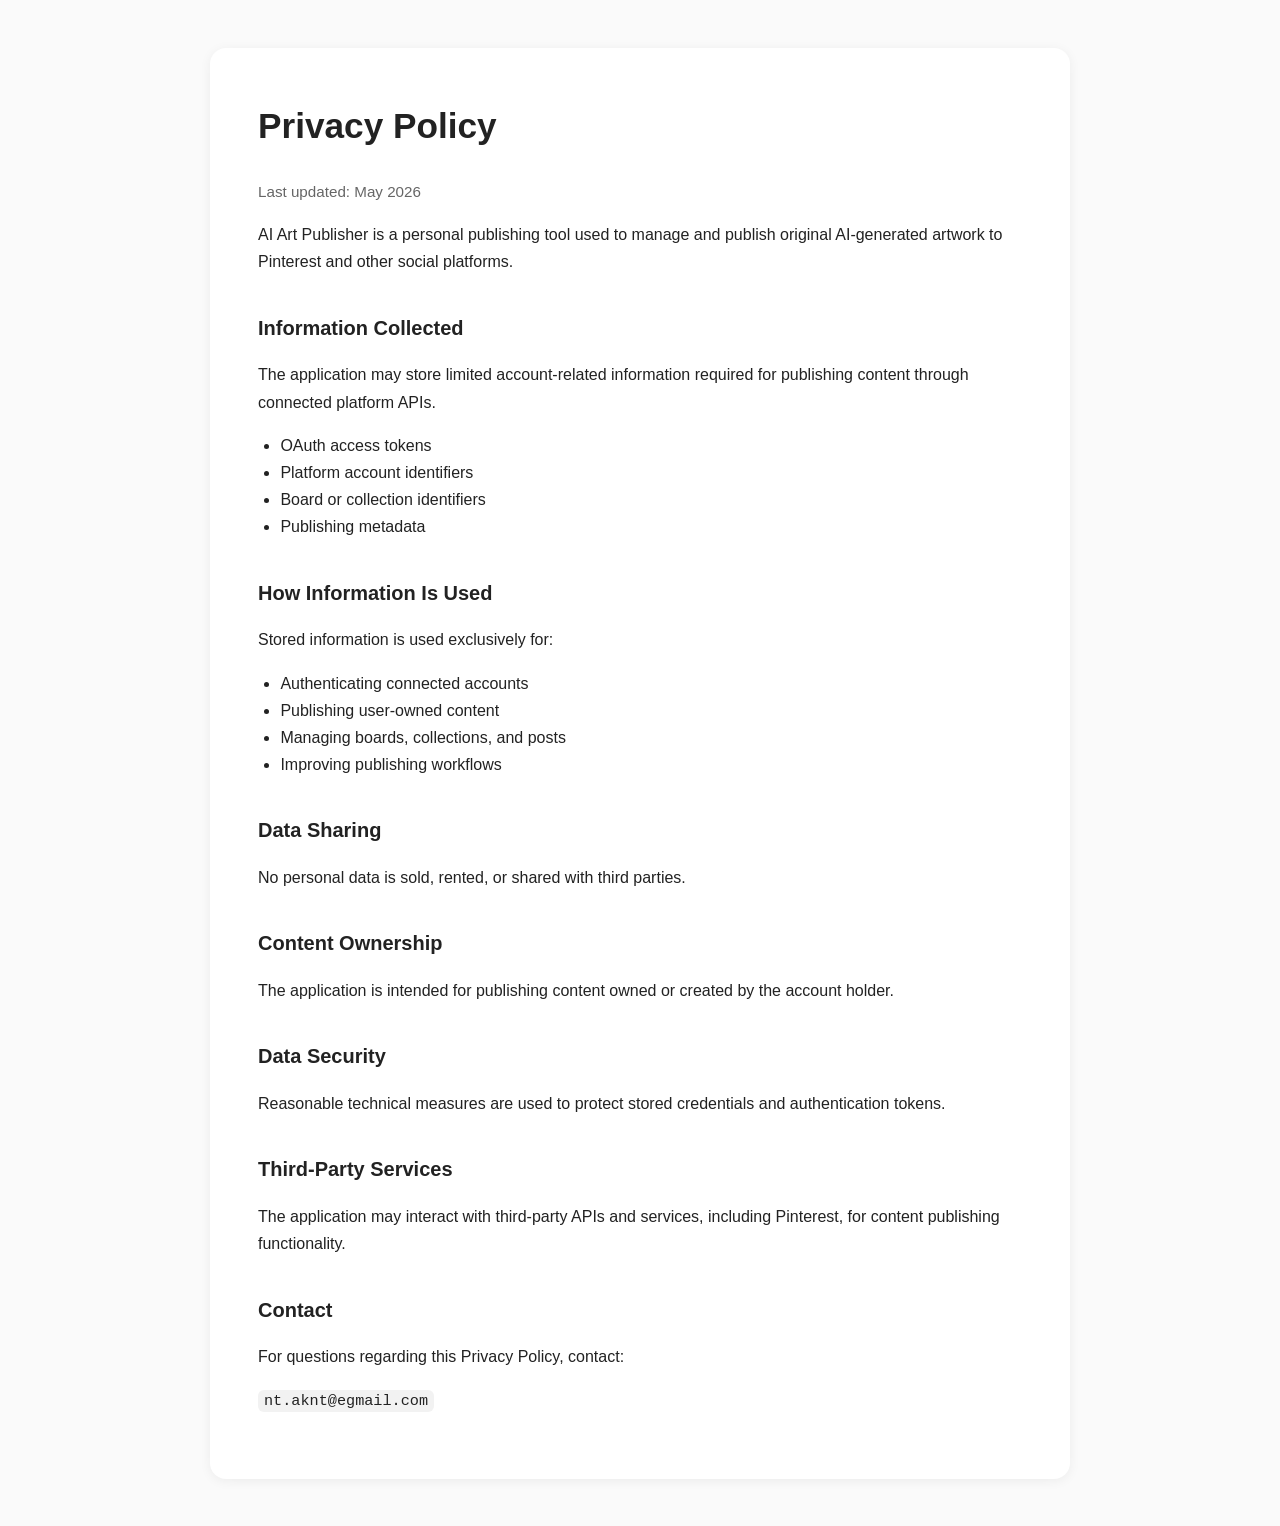
<file: docs/pinterest/privacy.html>
<!DOCTYPE html>
<html lang="en">
<head>
    <meta charset="UTF-8" />
    <meta name="viewport" content="width=device-width, initial-scale=1.0" />
    <title>Privacy Policy - AI Art Publisher</title>

    <style>
        body {
            font-family: Inter, Arial, sans-serif;
            max-width: 860px;
            margin: 0 auto;
            padding: 48px 24px;
            line-height: 1.7;
            color: #222;
            background: #fafafa;
        }

        .container {
            background: white;
            padding: 48px;
            border-radius: 16px;
            box-shadow: 0 2px 12px rgba(0,0,0,0.06);
        }

        h1 {
            margin-top: 0;
            font-size: 2.2rem;
        }

        h2 {
            margin-top: 2.2rem;
            font-size: 1.25rem;
        }

        p, li {
            font-size: 1rem;
        }

        ul {
            padding-left: 1.4rem;
        }

        .muted {
            color: #666;
            font-size: 0.95rem;
        }

        code {
            background: #f2f2f2;
            padding: 2px 6px;
            border-radius: 6px;
            font-size: 0.95em;
        }

        @media (max-width: 700px) {
            body {
                padding: 16px;
            }

            .container {
                padding: 28px;
            }
        }
    </style>
</head>

<body>
    <div class="container">
        <h1>Privacy Policy</h1>

        <p class="muted">
            Last updated: May 2026
        </p>

        <p>
            AI Art Publisher is a personal publishing tool used to manage
            and publish original AI-generated artwork to Pinterest and other
            social platforms.
        </p>

        <h2>Information Collected</h2>

        <p>
            The application may store limited account-related information
            required for publishing content through connected platform APIs.
        </p>

        <ul>
            <li>OAuth access tokens</li>
            <li>Platform account identifiers</li>
            <li>Board or collection identifiers</li>
            <li>Publishing metadata</li>
        </ul>

        <h2>How Information Is Used</h2>

        <p>
            Stored information is used exclusively for:
        </p>

        <ul>
            <li>Authenticating connected accounts</li>
            <li>Publishing user-owned content</li>
            <li>Managing boards, collections, and posts</li>
            <li>Improving publishing workflows</li>
        </ul>

        <h2>Data Sharing</h2>

        <p>
            No personal data is sold, rented, or shared with third parties.
        </p>

        <h2>Content Ownership</h2>

        <p>
            The application is intended for publishing content owned or
            created by the account holder.
        </p>

        <h2>Data Security</h2>

        <p>
            Reasonable technical measures are used to protect stored
            credentials and authentication tokens.
        </p>

        <h2>Third-Party Services</h2>

        <p>
            The application may interact with third-party APIs and services,
            including Pinterest, for content publishing functionality.
        </p>

        <h2>Contact</h2>

        <p>
            For questions regarding this Privacy Policy, contact:
        </p>

        <p>
            <code>nt.aknt@egmail.com</code>
        </p>
    </div>
</body>
</html>
</file>
